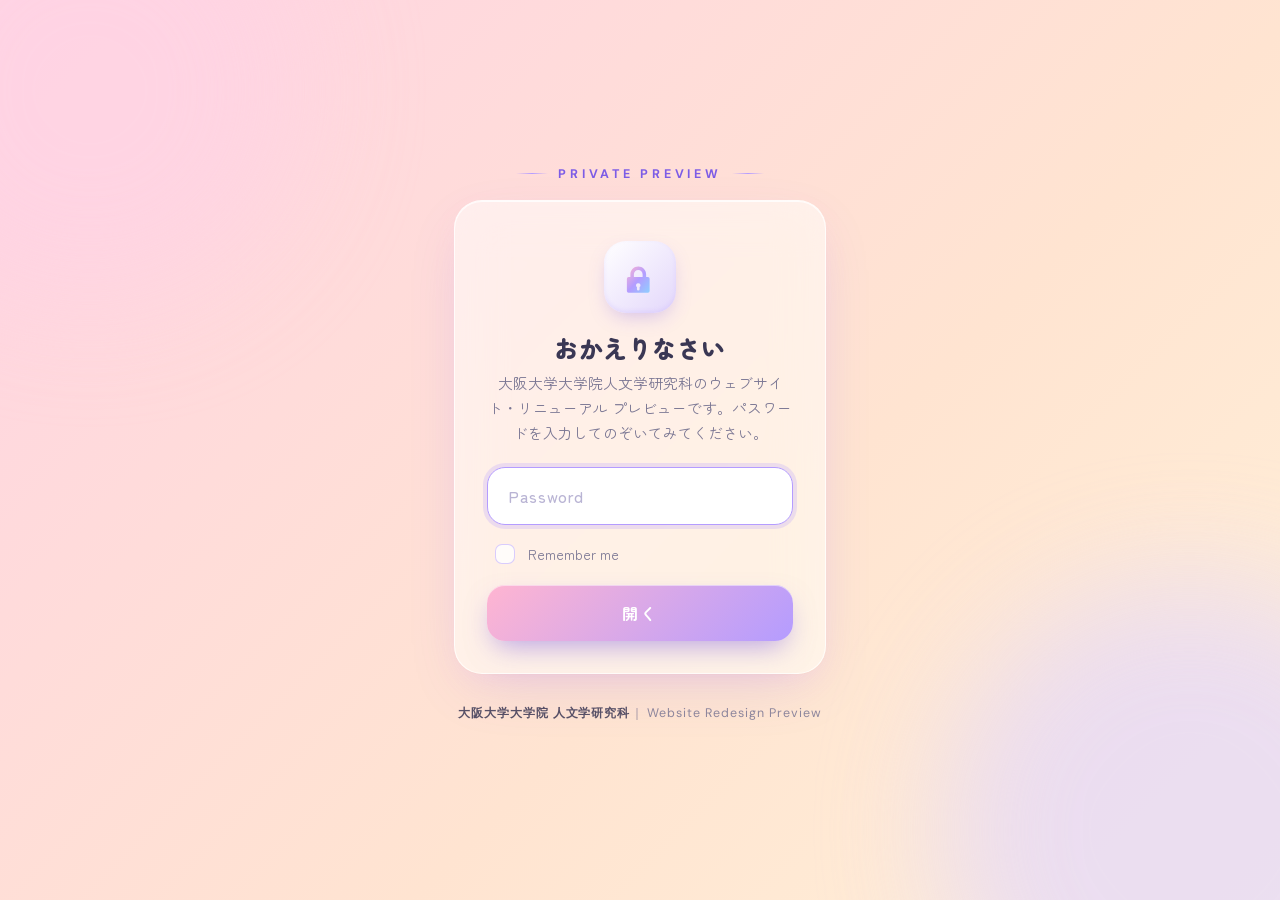
<file: docs/index.html>
<!DOCTYPE html>
<html class="staticrypt-html" lang="ja">
    <head>
        <meta charset="utf-8" />
        <title>おかえりなさい</title>
        <meta name="viewport" content="width=device-width, initial-scale=1" />

        <!-- do not cache this page -->
        <meta http-equiv="cache-control" content="max-age=0" />
        <meta http-equiv="cache-control" content="no-cache" />
        <meta http-equiv="expires" content="0" />
        <meta http-equiv="expires" content="Tue, 01 Jan 1980 1:00:00 GMT" />
        <meta http-equiv="pragma" content="no-cache" />

        <link rel="preconnect" href="https://fonts.googleapis.com" />
        <link rel="preconnect" href="https://fonts.gstatic.com" crossorigin />
        <link href="https://fonts.googleapis.com/css2?family=Zen+Maru+Gothic:wght@400;500;700;900&family=DM+Sans:wght@400;500;700&display=swap" rel="stylesheet" />

        <style>
            :root {
                --pastel-pink: #FFD3E4;
                --pastel-peach: #FFE4D1;
                --pastel-lavender: #E3D7FB;
                --pastel-mint: #CFF1E3;
                --pastel-sky: #D6EAFB;
                --pastel-cream: #FFF6DC;
                --ink: #3A3754;
                --ink-soft: #7A7693;
                --accent: #7C5CE6;
                --accent-soft: #B49CFF;
            }

            * { box-sizing: border-box; }

            .staticrypt-html { height: 100%; }

            .staticrypt-body {
                height: 100%;
                margin: 0;
                font-family: "Zen Maru Gothic", "Hiragino Maru Gothic ProN", "Hiragino Sans", system-ui, sans-serif;
                color: var(--ink);
                background: linear-gradient(135deg,
                    var(--pastel-pink) 0%,
                    var(--pastel-peach) 20%,
                    var(--pastel-cream) 40%,
                    var(--pastel-mint) 60%,
                    var(--pastel-sky) 80%,
                    var(--pastel-lavender) 100%);
                background-size: 300% 300%;
                animation: pastelShift 18s ease-in-out infinite;
                overflow: hidden;
                position: relative;
            }

            @keyframes pastelShift {
                0%, 100% { background-position: 0% 50%; }
                50% { background-position: 100% 50%; }
            }

            /* ふわっと浮かぶ装飾ブロブ */
            .staticrypt-body::before,
            .staticrypt-body::after {
                content: "";
                position: fixed;
                border-radius: 50%;
                filter: blur(60px);
                opacity: 0.7;
                pointer-events: none;
                z-index: 0;
            }
            .staticrypt-body::before {
                width: 420px; height: 420px;
                background: var(--pastel-pink);
                top: -120px; left: -120px;
                animation: floatA 14s ease-in-out infinite;
            }
            .staticrypt-body::after {
                width: 500px; height: 500px;
                background: var(--pastel-lavender);
                bottom: -180px; right: -160px;
                animation: floatB 18s ease-in-out infinite;
            }
            @keyframes floatA {
                0%, 100% { transform: translate(0, 0); }
                50% { transform: translate(40px, 60px); }
            }
            @keyframes floatB {
                0%, 100% { transform: translate(0, 0); }
                50% { transform: translate(-50px, -40px); }
            }

            .staticrypt-content {
                height: 100%;
                margin-bottom: 0;
                position: relative;
                z-index: 1;
            }

            .staticrypt-page {
                width: 100%;
                max-width: 420px;
                margin: 0 auto;
                padding: 24px;
                min-height: 100vh;
                display: flex;
                flex-direction: column;
                align-items: stretch;
                justify-content: center;
                gap: 18px;
                box-sizing: border-box;
            }

            /* スター的なキッカー */
            .staticrypt-kicker {
                display: flex;
                align-items: center;
                justify-content: center;
                gap: 10px;
                font-family: "DM Sans", sans-serif;
                font-size: 0.78rem;
                font-weight: 700;
                letter-spacing: 0.3em;
                text-transform: uppercase;
                color: var(--accent);
            }
            .staticrypt-kicker::before,
            .staticrypt-kicker::after {
                content: "";
                width: 32px; height: 1px;
                background: linear-gradient(90deg, transparent, var(--accent-soft), transparent);
            }

            .staticrypt-form {
                position: relative;
                background: rgba(255, 255, 255, 0.55);
                backdrop-filter: blur(24px) saturate(160%);
                -webkit-backdrop-filter: blur(24px) saturate(160%);
                border: 1.5px solid rgba(255, 255, 255, 0.75);
                border-radius: 28px;
                padding: 40px 32px 32px;
                text-align: center;
                box-shadow:
                    0 20px 60px -20px rgba(124, 92, 230, 0.25),
                    0 8px 24px -8px rgba(255, 211, 228, 0.6),
                    inset 0 1px 0 rgba(255, 255, 255, 0.8);
            }

            /* 丸いロゴ台座 */
            .staticrypt-logo {
                width: 72px; height: 72px;
                margin: 0 auto 18px;
                border-radius: 22px;
                background: linear-gradient(135deg, #fff 0%, var(--pastel-lavender) 100%);
                display: flex;
                align-items: center;
                justify-content: center;
                box-shadow:
                    0 8px 20px -6px rgba(124, 92, 230, 0.35),
                    inset 0 -2px 4px rgba(180, 156, 255, 0.2);
            }
            .staticrypt-logo svg {
                width: 42px; height: 42px;
            }

            .staticrypt-instructions { margin: 0 0 22px; }

            .staticrypt-title {
                margin: 0 0 6px;
                font-size: 1.5rem;
                font-weight: 900;
                letter-spacing: 0.02em;
                color: var(--ink);
                line-height: 1.4;
            }

            .staticrypt-instructions p:last-child {
                margin: 0;
                font-size: 0.92rem;
                color: var(--ink-soft);
                line-height: 1.7;
            }

            .staticrypt-hr { display: none; }

            .staticrypt-password-container {
                position: relative;
                margin: 0 0 16px;
                background: rgba(255, 255, 255, 0.8);
                border: 1.5px solid rgba(228, 212, 248, 0.8);
                border-radius: 18px;
                transition: border-color .2s ease, box-shadow .2s ease, background .2s ease;
            }
            .staticrypt-password-container:focus-within {
                border-color: var(--accent-soft);
                background: #fff;
                box-shadow: 0 0 0 4px rgba(180, 156, 255, 0.25);
            }

            .staticrypt-form input[type="password"],
            .staticrypt-form input[type="text"] {
                width: 100%;
                background: transparent;
                border: 0;
                outline: 0;
                padding: 16px 46px 16px 20px;
                font-size: 1rem;
                font-family: inherit;
                color: var(--ink);
                letter-spacing: 0.04em;
            }
            .staticrypt-form input::placeholder {
                color: #B9B4D4;
                font-weight: 500;
            }

            .staticrypt-toggle-password-visibility {
                cursor: pointer;
                width: 22px; height: 22px;
                padding: 12px;
                position: absolute;
                right: 4px;
                top: 50%;
                transform: translateY(-50%);
                opacity: 0.5;
                transition: opacity .2s ease;
            }
            .staticrypt-toggle-password-visibility:hover { opacity: 0.9; }

            label.staticrypt-remember {
                display: flex;
                align-items: center;
                gap: 10px;
                margin: 0 4px 18px;
                font-size: 0.88rem;
                color: var(--ink-soft);
                cursor: pointer;
            }
            .staticrypt-remember input[type="checkbox"] {
                appearance: none;
                -webkit-appearance: none;
                width: 20px; height: 20px;
                border-radius: 7px;
                border: 1.5px solid rgba(180, 156, 255, 0.5);
                background: rgba(255, 255, 255, 0.8);
                cursor: pointer;
                position: relative;
                transition: all .2s ease;
            }
            .staticrypt-remember input[type="checkbox"]:checked {
                background: linear-gradient(135deg, var(--accent-soft), var(--accent));
                border-color: var(--accent);
            }
            .staticrypt-remember input[type="checkbox"]:checked::after {
                content: "";
                position: absolute;
                top: 3px; left: 6px;
                width: 5px; height: 10px;
                border: solid #fff;
                border-width: 0 2.5px 2.5px 0;
                transform: rotate(45deg);
            }

            .staticrypt-form .staticrypt-decrypt-button {
                width: 100%;
                padding: 16px 18px;
                border: 0;
                border-radius: 18px;
                background: linear-gradient(135deg, #FFB5D1 0%, #B49CFF 50%, #8FCFFF 100%);
                background-size: 200% 200%;
                color: #fff;
                font-family: inherit;
                font-size: 1rem;
                font-weight: 700;
                letter-spacing: 0.12em;
                cursor: pointer;
                text-transform: none;
                transition: transform .15s ease, box-shadow .2s ease, background-position .4s ease;
                box-shadow:
                    0 12px 28px -8px rgba(124, 92, 230, 0.55),
                    inset 0 1px 0 rgba(255, 255, 255, 0.5);
            }
            .staticrypt-form .staticrypt-decrypt-button:hover,
            .staticrypt-form .staticrypt-decrypt-button:focus {
                background-position: 100% 100%;
                transform: translateY(-2px);
                box-shadow:
                    0 16px 34px -8px rgba(124, 92, 230, 0.6),
                    inset 0 1px 0 rgba(255, 255, 255, 0.6);
                filter: none;
                outline: 0;
            }
            .staticrypt-form .staticrypt-decrypt-button:active {
                transform: translateY(0);
            }

            .staticrypt-footnote {
                text-align: center;
                font-family: "DM Sans", sans-serif;
                font-size: 0.78rem;
                letter-spacing: 0.08em;
                color: var(--ink-soft);
                opacity: 0.85;
            }
            .staticrypt-footnote strong {
                color: var(--ink);
                font-weight: 700;
            }

            .hidden { display: none !important; }

            .staticrypt-spinner-container {
                height: 100%;
                display: flex;
                align-items: center;
                justify-content: center;
            }
            .staticrypt-spinner {
                display: inline-block;
                width: 2.2rem;
                height: 2.2rem;
                border: 0.22em solid rgba(124, 92, 230, 0.25);
                border-right-color: var(--accent);
                border-radius: 50%;
                animation: spinner-border 0.8s linear infinite;
            }
            @keyframes spinner-border {
                100% { transform: rotate(360deg); }
            }

            @media (max-width: 480px) {
                .staticrypt-page { padding: 20px 16px; }
                .staticrypt-form { padding: 32px 22px 26px; border-radius: 24px; }
                .staticrypt-title { font-size: 1.3rem; }
            }

            @media (prefers-reduced-motion: reduce) {
                .staticrypt-body,
                .staticrypt-body::before,
                .staticrypt-body::after { animation: none; }
            }
        </style>
    </head>

    <body class="staticrypt-body">
        <div id="staticrypt_loading" class="staticrypt-spinner-container">
            <div class="staticrypt-spinner"></div>
        </div>

        <div id="staticrypt_content" class="staticrypt-content hidden">
            <div class="staticrypt-page">
                <div class="staticrypt-kicker">Private Preview</div>

                <div class="staticrypt-form">
                    <div class="staticrypt-logo" aria-hidden="true">
                        <!-- やわらかい鍵アイコン -->
                        <svg viewBox="0 0 48 48" xmlns="http://www.w3.org/2000/svg">
                            <defs>
                                <linearGradient id="kg" x1="0" y1="0" x2="1" y2="1">
                                    <stop offset="0%" stop-color="#FFB5D1"/>
                                    <stop offset="50%" stop-color="#B49CFF"/>
                                    <stop offset="100%" stop-color="#8FCFFF"/>
                                </linearGradient>
                            </defs>
                            <path fill="url(#kg)" d="M31 21c0-5-4-9-9-9s-9 4-9 9v3h-2a2 2 0 0 0-2 2v14a2 2 0 0 0 2 2h22a2 2 0 0 0 2-2V26a2 2 0 0 0-2-2h-2v-3Zm-14 0a5 5 0 1 1 10 0v3H17v-3Zm5 10a2.5 2.5 0 0 1 1.5 4.5V38a1.5 1.5 0 0 1-3 0v-2.5A2.5 2.5 0 0 1 22 31Z"/>
                        </svg>
                    </div>

                    <div class="staticrypt-instructions">
                        <p class="staticrypt-title">おかえりなさい</p>
                        <p>大阪大学大学院人文学研究科のウェブサイト・リニューアル プレビューです。パスワードを入力してのぞいてみてください。</p>
                    </div>

                    <form id="staticrypt-form" action="#" method="post">
                        <div class="staticrypt-password-container">
                            <input
                                id="staticrypt-password"
                                type="password"
                                name="password"
                                placeholder="Password"
                                autofocus
                            />

                            <img
                                class="staticrypt-toggle-password-visibility"
                                alt="Show password"
                                title="Show password"
                                src="[data-uri]"
                            />
                        </div>

                        <label id="staticrypt-remember-label" class="staticrypt-remember hidden">
                            <input id="staticrypt-remember" type="checkbox" name="remember" />
                            Remember me
                        </label>

                        <input type="submit" class="staticrypt-decrypt-button" value="開く" />
                    </form>
                </div>

                <p class="staticrypt-footnote">
                    <strong>大阪大学大学院 人文学研究科</strong>｜ Website Redesign Preview
                </p>
            </div>
        </div>

        <script>
            // these variables will be filled when generating the file - the template format is 'variable_name'
            const staticryptInitiator = ((function(){
  const exports = {};
  const cryptoEngine = ((function(){
  const exports = {};
  const { subtle } = crypto;

const IV_BITS = 16 * 8;
const HEX_BITS = 4;
const ENCRYPTION_ALGO = "AES-CBC";

/**
 * Translates between utf8 encoded hexadecimal strings
 * and Uint8Array bytes.
 */
const HexEncoder = {
    /**
     * hex string -> bytes
     * @param {string} hexString
     * @returns {Uint8Array}
     */
    parse: function (hexString) {
        if (hexString.length % 2 !== 0) throw "Invalid hexString";
        const arrayBuffer = new Uint8Array(hexString.length / 2);

        for (let i = 0; i < hexString.length; i += 2) {
            const byteValue = parseInt(hexString.substring(i, i + 2), 16);
            if (isNaN(byteValue)) {
                throw "Invalid hexString";
            }
            arrayBuffer[i / 2] = byteValue;
        }
        return arrayBuffer;
    },

    /**
     * bytes -> hex string
     * @param {Uint8Array} bytes
     * @returns {string}
     */
    stringify: function (bytes) {
        const hexBytes = [];

        for (let i = 0; i < bytes.length; ++i) {
            let byteString = bytes[i].toString(16);
            if (byteString.length < 2) {
                byteString = "0" + byteString;
            }
            hexBytes.push(byteString);
        }
        return hexBytes.join("");
    },
};

/**
 * Translates between utf8 strings and Uint8Array bytes.
 */
const UTF8Encoder = {
    parse: function (str) {
        return new TextEncoder().encode(str);
    },

    stringify: function (bytes) {
        return new TextDecoder().decode(bytes);
    },
};

/**
 * Salt and encrypt a msg with a password.
 */
async function encrypt(msg, hashedPassword) {
    // Must be 16 bytes, unpredictable, and preferably cryptographically random. However, it need not be secret.
    // https://developer.mozilla.org/en-US/docs/Web/API/SubtleCrypto/encrypt#parameters
    const iv = crypto.getRandomValues(new Uint8Array(IV_BITS / 8));

    const key = await subtle.importKey("raw", HexEncoder.parse(hashedPassword), ENCRYPTION_ALGO, false, ["encrypt"]);

    const encrypted = await subtle.encrypt(
        {
            name: ENCRYPTION_ALGO,
            iv: iv,
        },
        key,
        UTF8Encoder.parse(msg)
    );

    // iv will be 32 hex characters, we prepend it to the ciphertext for use in decryption
    return HexEncoder.stringify(iv) + HexEncoder.stringify(new Uint8Array(encrypted));
}
exports.encrypt = encrypt;

/**
 * Decrypt a salted msg using a password.
 *
 * @param {string} encryptedMsg
 * @param {string} hashedPassword
 * @returns {Promise<string>}
 */
async function decrypt(encryptedMsg, hashedPassword) {
    const ivLength = IV_BITS / HEX_BITS;
    const iv = HexEncoder.parse(encryptedMsg.substring(0, ivLength));
    const encrypted = encryptedMsg.substring(ivLength);

    const key = await subtle.importKey("raw", HexEncoder.parse(hashedPassword), ENCRYPTION_ALGO, false, ["decrypt"]);

    const outBuffer = await subtle.decrypt(
        {
            name: ENCRYPTION_ALGO,
            iv: iv,
        },
        key,
        HexEncoder.parse(encrypted)
    );

    return UTF8Encoder.stringify(new Uint8Array(outBuffer));
}
exports.decrypt = decrypt;

/**
 * Salt and hash the password so it can be stored in localStorage without opening a password reuse vulnerability.
 *
 * @param {string} password
 * @param {string} salt
 * @returns {Promise<string>}
 */
async function hashPassword(password, salt) {
    // we hash the password in multiple steps, each adding more iterations. This is because we used to allow less
    // iterations, so for backward compatibility reasons, we need to support going from that to more iterations.
    let hashedPassword = await hashLegacyRound(password, salt);

    hashedPassword = await hashSecondRound(hashedPassword, salt);

    return hashThirdRound(hashedPassword, salt);
}
exports.hashPassword = hashPassword;

/**
 * This hashes the password with 1k iterations. This is a low number, we need this function to support backwards
 * compatibility.
 *
 * @param {string} password
 * @param {string} salt
 * @returns {Promise<string>}
 */
function hashLegacyRound(password, salt) {
    return pbkdf2(password, salt, 1000, "SHA-1");
}
exports.hashLegacyRound = hashLegacyRound;

/**
 * Add a second round of iterations. This is because we used to use 1k, so for backwards compatibility with
 * remember-me/autodecrypt links, we need to support going from that to more iterations.
 *
 * @param hashedPassword
 * @param salt
 * @returns {Promise<string>}
 */
function hashSecondRound(hashedPassword, salt) {
    return pbkdf2(hashedPassword, salt, 14000, "SHA-256");
}
exports.hashSecondRound = hashSecondRound;

/**
 * Add a third round of iterations to bring total number to 600k. This is because we used to use 1k, then 15k, so for
 * backwards compatibility with remember-me/autodecrypt links, we need to support going from that to more iterations.
 *
 * @param hashedPassword
 * @param salt
 * @returns {Promise<string>}
 */
function hashThirdRound(hashedPassword, salt) {
    return pbkdf2(hashedPassword, salt, 585000, "SHA-256");
}
exports.hashThirdRound = hashThirdRound;

/**
 * Salt and hash the password so it can be stored in localStorage without opening a password reuse vulnerability.
 *
 * @param {string} password
 * @param {string} salt
 * @param {int} iterations
 * @param {string} hashAlgorithm
 * @returns {Promise<string>}
 */
async function pbkdf2(password, salt, iterations, hashAlgorithm) {
    const key = await subtle.importKey("raw", UTF8Encoder.parse(password), "PBKDF2", false, ["deriveBits"]);

    const keyBytes = await subtle.deriveBits(
        {
            name: "PBKDF2",
            hash: hashAlgorithm,
            iterations,
            salt: UTF8Encoder.parse(salt),
        },
        key,
        256
    );

    return HexEncoder.stringify(new Uint8Array(keyBytes));
}

function generateRandomSalt() {
    const bytes = crypto.getRandomValues(new Uint8Array(128 / 8));

    return HexEncoder.stringify(new Uint8Array(bytes));
}
exports.generateRandomSalt = generateRandomSalt;

async function signMessage(hashedPassword, message) {
    const key = await subtle.importKey(
        "raw",
        HexEncoder.parse(hashedPassword),
        {
            name: "HMAC",
            hash: "SHA-256",
        },
        false,
        ["sign"]
    );
    const signature = await subtle.sign("HMAC", key, UTF8Encoder.parse(message));

    return HexEncoder.stringify(new Uint8Array(signature));
}
exports.signMessage = signMessage;

function getRandomAlphanum() {
    const possibleCharacters = "abcdefghijklmnopqrstuvwxyzABCDEFGHIJKLMNOPQRSTUVWXYZ0123456789";

    let byteArray;
    let parsedInt;

    // Keep generating new random bytes until we get a value that falls
    // within a range that can be evenly divided by possibleCharacters.length
    do {
        byteArray = crypto.getRandomValues(new Uint8Array(1));
        // extract the lowest byte to get an int from 0 to 255 (probably unnecessary, since we're only generating 1 byte)
        parsedInt = byteArray[0] & 0xff;
    } while (parsedInt >= 256 - (256 % possibleCharacters.length));

    // Take the modulo of the parsed integer to get a random number between 0 and totalLength - 1
    const randomIndex = parsedInt % possibleCharacters.length;

    return possibleCharacters[randomIndex];
}

/**
 * Generate a random string of a given length.
 *
 * @param {int} length
 * @returns {string}
 */
function generateRandomString(length) {
    let randomString = "";

    for (let i = 0; i < length; i++) {
        randomString += getRandomAlphanum();
    }

    return randomString;
}
exports.generateRandomString = generateRandomString;

  return exports;
})());
const codec = ((function(){
  const exports = {};
  /**
 * Initialize the codec with the provided cryptoEngine - this return functions to encode and decode messages.
 *
 * @param cryptoEngine - the engine to use for encryption / decryption
 */
function init(cryptoEngine) {
    const exports = {};

    /**
     * Top-level function for encoding a message.
     * Includes password hashing, encryption, and signing.
     *
     * @param {string} msg
     * @param {string} password
     * @param {string} salt
     *
     * @returns {string} The encoded text
     */
    async function encode(msg, password, salt) {
        const hashedPassword = await cryptoEngine.hashPassword(password, salt);

        const encrypted = await cryptoEngine.encrypt(msg, hashedPassword);

        // we use the hashed password in the HMAC because this is effectively what will be used a password (so we can store
        // it in localStorage safely, we don't use the clear text password)
        const hmac = await cryptoEngine.signMessage(hashedPassword, encrypted);

        return hmac + encrypted;
    }
    exports.encode = encode;

    /**
     * Encode using a password that has already been hashed. This is useful to encode multiple messages in a row, that way
     * we don't need to hash the password multiple times.
     *
     * @param {string} msg
     * @param {string} hashedPassword
     *
     * @returns {string} The encoded text
     */
    async function encodeWithHashedPassword(msg, hashedPassword) {
        const encrypted = await cryptoEngine.encrypt(msg, hashedPassword);

        // we use the hashed password in the HMAC because this is effectively what will be used a password (so we can store
        // it in localStorage safely, we don't use the clear text password)
        const hmac = await cryptoEngine.signMessage(hashedPassword, encrypted);

        return hmac + encrypted;
    }
    exports.encodeWithHashedPassword = encodeWithHashedPassword;

    /**
     * Top-level function for decoding a message.
     * Includes signature check and decryption.
     *
     * @param {string} signedMsg
     * @param {string} hashedPassword
     * @param {string} salt
     * @param {int} backwardCompatibleAttempt
     * @param {string} originalPassword
     *
     * @returns {Object} {success: true, decoded: string} | {success: false, message: string}
     */
    async function decode(signedMsg, hashedPassword, salt, backwardCompatibleAttempt = 0, originalPassword = "") {
        const encryptedHMAC = signedMsg.substring(0, 64);
        const encryptedMsg = signedMsg.substring(64);
        const decryptedHMAC = await cryptoEngine.signMessage(hashedPassword, encryptedMsg);

        if (decryptedHMAC !== encryptedHMAC) {
            // we have been raising the number of iterations in the hashing algorithm multiple times, so to support the old
            // remember-me/autodecrypt links we need to try bringing the old hashes up to speed.
            originalPassword = originalPassword || hashedPassword;
            if (backwardCompatibleAttempt === 0) {
                const updatedHashedPassword = await cryptoEngine.hashThirdRound(originalPassword, salt);

                return decode(signedMsg, updatedHashedPassword, salt, backwardCompatibleAttempt + 1, originalPassword);
            }
            if (backwardCompatibleAttempt === 1) {
                let updatedHashedPassword = await cryptoEngine.hashSecondRound(originalPassword, salt);
                updatedHashedPassword = await cryptoEngine.hashThirdRound(updatedHashedPassword, salt);

                return decode(signedMsg, updatedHashedPassword, salt, backwardCompatibleAttempt + 1, originalPassword);
            }

            return { success: false, message: "Signature mismatch" };
        }

        return {
            success: true,
            decoded: await cryptoEngine.decrypt(encryptedMsg, hashedPassword),
        };
    }
    exports.decode = decode;

    return exports;
}
exports.init = init;

  return exports;
})());
const decode = codec.init(cryptoEngine).decode;

/**
 * Initialize the staticrypt module, that exposes functions callbable by the password_template.
 *
 * @param {{
 *  staticryptEncryptedMsgUniqueVariableName: string,
 *  isRememberEnabled: boolean,
 *  rememberDurationInDays: number,
 *  staticryptSaltUniqueVariableName: string,
 * }} staticryptConfig - object of data that is stored on the password_template at encryption time.
 *
 * @param {{
 *  rememberExpirationKey: string,
 *  rememberPassphraseKey: string,
 *  replaceHtmlCallback: function,
 *  clearLocalStorageCallback: function,
 * }} templateConfig - object of data that can be configured by a custom password_template.
 */
function init(staticryptConfig, templateConfig) {
    const exports = {};

    /**
     * Decrypt our encrypted page, replace the whole HTML.
     *
     * @param {string} hashedPassword
     * @returns {Promise<boolean>}
     */
    async function decryptAndReplaceHtml(hashedPassword) {
        const { staticryptEncryptedMsgUniqueVariableName, staticryptSaltUniqueVariableName } = staticryptConfig;
        const { replaceHtmlCallback } = templateConfig;

        const result = await decode(
            staticryptEncryptedMsgUniqueVariableName,
            hashedPassword,
            staticryptSaltUniqueVariableName
        );
        if (!result.success) {
            return false;
        }
        const plainHTML = result.decoded;

        // if the user configured a callback call it, otherwise just replace the whole HTML
        if (typeof replaceHtmlCallback === "function") {
            replaceHtmlCallback(plainHTML);
        } else {
            document.write(plainHTML);
            document.close();
        }

        return true;
    }

    /**
     * Attempt to decrypt the page and replace the whole HTML.
     *
     * @param {string} password
     * @param {boolean} isRememberChecked
     *
     * @returns {Promise<{isSuccessful: boolean, hashedPassword?: string}>} - we return an object, so that if we want to
     *   expose more information in the future we can do it without breaking the password_template
     */
    async function handleDecryptionOfPage(password, isRememberChecked) {
        const { staticryptSaltUniqueVariableName } = staticryptConfig;

        // decrypt and replace the whole page
        const hashedPassword = await cryptoEngine.hashPassword(password, staticryptSaltUniqueVariableName);
        return handleDecryptionOfPageFromHash(hashedPassword, isRememberChecked);
    }
    exports.handleDecryptionOfPage = handleDecryptionOfPage;

    async function handleDecryptionOfPageFromHash(hashedPassword, isRememberChecked) {
        const { isRememberEnabled, rememberDurationInDays } = staticryptConfig;
        const { rememberExpirationKey, rememberPassphraseKey } = templateConfig;

        const isDecryptionSuccessful = await decryptAndReplaceHtml(hashedPassword);

        if (!isDecryptionSuccessful) {
            return {
                isSuccessful: false,
                hashedPassword,
            };
        }

        // remember the hashedPassword and set its expiration if necessary
        if (isRememberEnabled && isRememberChecked) {
            window.localStorage.setItem(rememberPassphraseKey, hashedPassword);

            // set the expiration if the duration isn't 0 (meaning no expiration)
            if (rememberDurationInDays > 0) {
                window.localStorage.setItem(
                    rememberExpirationKey,
                    (new Date().getTime() + rememberDurationInDays * 24 * 60 * 60 * 1000).toString()
                );
            }
        }

        return {
            isSuccessful: true,
            hashedPassword,
        };
    }
    exports.handleDecryptionOfPageFromHash = handleDecryptionOfPageFromHash;

    /**
     * Clear localstorage from staticrypt related values
     */
    function clearLocalStorage() {
        const { clearLocalStorageCallback, rememberExpirationKey, rememberPassphraseKey } = templateConfig;

        if (typeof clearLocalStorageCallback === "function") {
            clearLocalStorageCallback();
        } else {
            localStorage.removeItem(rememberPassphraseKey);
            localStorage.removeItem(rememberExpirationKey);
        }
    }

    async function handleDecryptOnLoad() {
        let isSuccessful = await decryptOnLoadFromUrl();

        if (!isSuccessful) {
            isSuccessful = await decryptOnLoadFromRememberMe();
        }

        return { isSuccessful };
    }
    exports.handleDecryptOnLoad = handleDecryptOnLoad;

    /**
     * Clear storage if we are logging out
     *
     * @returns {boolean} - whether we logged out
     */
    function logoutIfNeeded() {
        const logoutKey = "staticrypt_logout";

        // handle logout through query param
        const queryParams = new URLSearchParams(window.location.search);
        if (queryParams.has(logoutKey)) {
            clearLocalStorage();
            return true;
        }

        // handle logout through URL fragment
        const hash = window.location.hash.substring(1);
        if (hash.includes(logoutKey)) {
            clearLocalStorage();
            return true;
        }

        return false;
    }

    /**
     * To be called on load: check if we want to try to decrypt and replace the HTML with the decrypted content, and
     * try to do it if needed.
     *
     * @returns {Promise<boolean>} true if we derypted and replaced the whole page, false otherwise
     */
    async function decryptOnLoadFromRememberMe() {
        const { rememberDurationInDays } = staticryptConfig;
        const { rememberExpirationKey, rememberPassphraseKey } = templateConfig;

        // if we are login out, terminate
        if (logoutIfNeeded()) {
            return false;
        }

        // if there is expiration configured, check if we're not beyond the expiration
        if (rememberDurationInDays && rememberDurationInDays > 0) {
            const expiration = localStorage.getItem(rememberExpirationKey),
                isExpired = expiration && new Date().getTime() > parseInt(expiration);

            if (isExpired) {
                clearLocalStorage();
                return false;
            }
        }

        const hashedPassword = localStorage.getItem(rememberPassphraseKey);

        if (hashedPassword) {
            // try to decrypt
            const isDecryptionSuccessful = await decryptAndReplaceHtml(hashedPassword);

            // if the decryption is unsuccessful the password might be wrong - silently clear the saved data and let
            // the user fill the password form again
            if (!isDecryptionSuccessful) {
                clearLocalStorage();
                return false;
            }

            return true;
        }

        return false;
    }

    async function decryptOnLoadFromUrl() {
        const passwordKey = "staticrypt_pwd";
        const rememberMeKey = "remember_me";

        // try to get the password from the query param (for backward compatibility - we now want to avoid this method,
        // since it sends the hashed password to the server which isn't needed)
        const queryParams = new URLSearchParams(window.location.search);
        const hashedPasswordQuery = queryParams.get(passwordKey);
        const rememberMeQuery = queryParams.get(rememberMeKey);

        const urlFragment = window.location.hash.substring(1);
        // get the password from the url fragment
        const hashedPasswordRegexMatch = urlFragment.match(new RegExp(passwordKey + "=([^&]*)"));
        const hashedPasswordFragment = hashedPasswordRegexMatch ? hashedPasswordRegexMatch[1] : null;
        const rememberMeFragment = urlFragment.includes(rememberMeKey);

        const hashedPassword = hashedPasswordFragment || hashedPasswordQuery;
        const rememberMe = rememberMeFragment || rememberMeQuery;

        if (hashedPassword) {
            return handleDecryptionOfPageFromHash(hashedPassword, rememberMe);
        }

        return false;
    }

    return exports;
}
exports.init = init;

  return exports;
})());
            const templateError = "パスワードが違うみたい。もう一度試してみてください。",
                templateToggleAltShow = "Show password",
                templateToggleAltHide = "Hide password",
                isRememberEnabled = true,
                staticryptConfig = {"staticryptEncryptedMsgUniqueVariableName":"[base64]","isRememberEnabled":true,"rememberDurationInDays":0,"staticryptSaltUniqueVariableName":"a2d259586b117edaa8616ee82263612a"};

            const templateConfig = {
                rememberExpirationKey: "staticrypt_expiration",
                rememberPassphraseKey: "staticrypt_passphrase",
                replaceHtmlCallback: null,
                clearLocalStorageCallback: null,
            };

            const staticrypt = staticryptInitiator.init(staticryptConfig, templateConfig);

            window.onload = async function () {
                const { isSuccessful } = await staticrypt.handleDecryptOnLoad();
                if (!isSuccessful) {
                    document.getElementById("staticrypt_loading").classList.add("hidden");
                    document.getElementById("staticrypt_content").classList.remove("hidden");
                    document.getElementById("staticrypt-password").focus();
                    if (isRememberEnabled) {
                        document.getElementById("staticrypt-remember-label").classList.remove("hidden");
                    }
                }
            };

            const toggleIcon = document.querySelector(".staticrypt-toggle-password-visibility");
            const imgSrcEyeClosed =
                "[data-uri]";
            const imgSrcEyeOpened =
                "[data-uri]";
            toggleIcon.addEventListener("click", function () {
                const passwordInput = document.getElementById("staticrypt-password");
                if (passwordInput.type === "password") {
                    passwordInput.type = "text";
                    toggleIcon.src = imgSrcEyeOpened;
                    toggleIcon.alt = templateToggleAltHide;
                    toggleIcon.title = templateToggleAltHide;
                } else {
                    passwordInput.type = "password";
                    toggleIcon.src = imgSrcEyeClosed;
                    toggleIcon.alt = templateToggleAltShow;
                    toggleIcon.title = templateToggleAltShow;
                }
            });

            document.getElementById("staticrypt-form").addEventListener("submit", async function (e) {
                e.preventDefault();
                const password = document.getElementById("staticrypt-password").value,
                    isRememberChecked = document.getElementById("staticrypt-remember").checked;
                const { isSuccessful } = await staticrypt.handleDecryptionOfPage(password, isRememberChecked);
                if (!isSuccessful) {
                    alert(templateError);
                }
            });
        </script>
    </body>
</html>
</file>
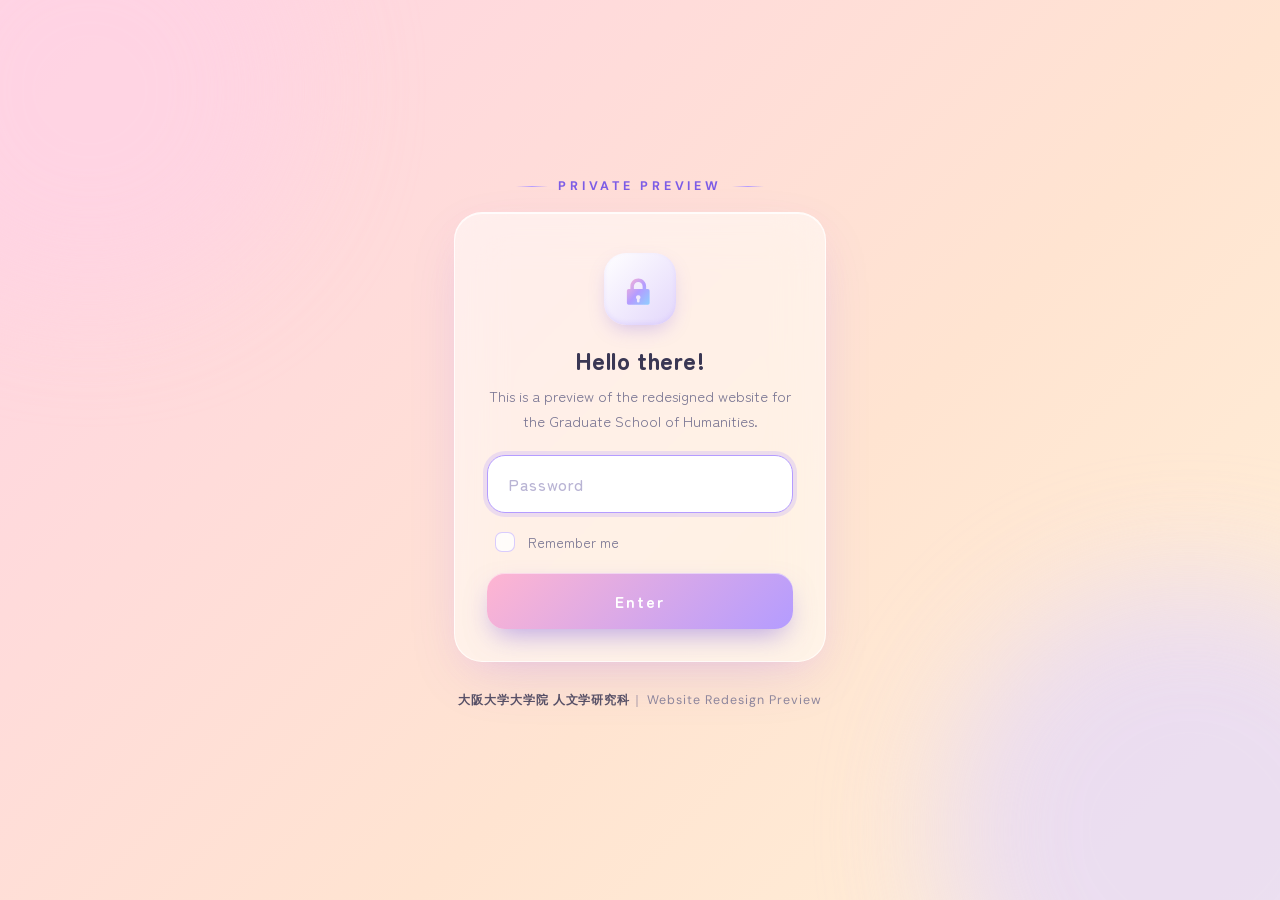
<file: docs/en/index.html>
<!DOCTYPE html>
<html class="staticrypt-html" lang="ja">
    <head>
        <meta charset="utf-8" />
        <title>Hello there!</title>
        <meta name="viewport" content="width=device-width, initial-scale=1" />

        <!-- do not cache this page -->
        <meta http-equiv="cache-control" content="max-age=0" />
        <meta http-equiv="cache-control" content="no-cache" />
        <meta http-equiv="expires" content="0" />
        <meta http-equiv="expires" content="Tue, 01 Jan 1980 1:00:00 GMT" />
        <meta http-equiv="pragma" content="no-cache" />

        <link rel="preconnect" href="https://fonts.googleapis.com" />
        <link rel="preconnect" href="https://fonts.gstatic.com" crossorigin />
        <link href="https://fonts.googleapis.com/css2?family=Zen+Maru+Gothic:wght@400;500;700;900&family=DM+Sans:wght@400;500;700&display=swap" rel="stylesheet" />

        <style>
            :root {
                --pastel-pink: #FFD3E4;
                --pastel-peach: #FFE4D1;
                --pastel-lavender: #E3D7FB;
                --pastel-mint: #CFF1E3;
                --pastel-sky: #D6EAFB;
                --pastel-cream: #FFF6DC;
                --ink: #3A3754;
                --ink-soft: #7A7693;
                --accent: #7C5CE6;
                --accent-soft: #B49CFF;
            }

            * { box-sizing: border-box; }

            .staticrypt-html { height: 100%; }

            .staticrypt-body {
                height: 100%;
                margin: 0;
                font-family: "Zen Maru Gothic", "Hiragino Maru Gothic ProN", "Hiragino Sans", system-ui, sans-serif;
                color: var(--ink);
                background: linear-gradient(135deg,
                    var(--pastel-pink) 0%,
                    var(--pastel-peach) 20%,
                    var(--pastel-cream) 40%,
                    var(--pastel-mint) 60%,
                    var(--pastel-sky) 80%,
                    var(--pastel-lavender) 100%);
                background-size: 300% 300%;
                animation: pastelShift 18s ease-in-out infinite;
                overflow: hidden;
                position: relative;
            }

            @keyframes pastelShift {
                0%, 100% { background-position: 0% 50%; }
                50% { background-position: 100% 50%; }
            }

            /* ふわっと浮かぶ装飾ブロブ */
            .staticrypt-body::before,
            .staticrypt-body::after {
                content: "";
                position: fixed;
                border-radius: 50%;
                filter: blur(60px);
                opacity: 0.7;
                pointer-events: none;
                z-index: 0;
            }
            .staticrypt-body::before {
                width: 420px; height: 420px;
                background: var(--pastel-pink);
                top: -120px; left: -120px;
                animation: floatA 14s ease-in-out infinite;
            }
            .staticrypt-body::after {
                width: 500px; height: 500px;
                background: var(--pastel-lavender);
                bottom: -180px; right: -160px;
                animation: floatB 18s ease-in-out infinite;
            }
            @keyframes floatA {
                0%, 100% { transform: translate(0, 0); }
                50% { transform: translate(40px, 60px); }
            }
            @keyframes floatB {
                0%, 100% { transform: translate(0, 0); }
                50% { transform: translate(-50px, -40px); }
            }

            .staticrypt-content {
                height: 100%;
                margin-bottom: 0;
                position: relative;
                z-index: 1;
            }

            .staticrypt-page {
                width: 100%;
                max-width: 420px;
                margin: 0 auto;
                padding: 24px;
                min-height: 100vh;
                display: flex;
                flex-direction: column;
                align-items: stretch;
                justify-content: center;
                gap: 18px;
                box-sizing: border-box;
            }

            /* スター的なキッカー */
            .staticrypt-kicker {
                display: flex;
                align-items: center;
                justify-content: center;
                gap: 10px;
                font-family: "DM Sans", sans-serif;
                font-size: 0.78rem;
                font-weight: 700;
                letter-spacing: 0.3em;
                text-transform: uppercase;
                color: var(--accent);
            }
            .staticrypt-kicker::before,
            .staticrypt-kicker::after {
                content: "";
                width: 32px; height: 1px;
                background: linear-gradient(90deg, transparent, var(--accent-soft), transparent);
            }

            .staticrypt-form {
                position: relative;
                background: rgba(255, 255, 255, 0.55);
                backdrop-filter: blur(24px) saturate(160%);
                -webkit-backdrop-filter: blur(24px) saturate(160%);
                border: 1.5px solid rgba(255, 255, 255, 0.75);
                border-radius: 28px;
                padding: 40px 32px 32px;
                text-align: center;
                box-shadow:
                    0 20px 60px -20px rgba(124, 92, 230, 0.25),
                    0 8px 24px -8px rgba(255, 211, 228, 0.6),
                    inset 0 1px 0 rgba(255, 255, 255, 0.8);
            }

            /* 丸いロゴ台座 */
            .staticrypt-logo {
                width: 72px; height: 72px;
                margin: 0 auto 18px;
                border-radius: 22px;
                background: linear-gradient(135deg, #fff 0%, var(--pastel-lavender) 100%);
                display: flex;
                align-items: center;
                justify-content: center;
                box-shadow:
                    0 8px 20px -6px rgba(124, 92, 230, 0.35),
                    inset 0 -2px 4px rgba(180, 156, 255, 0.2);
            }
            .staticrypt-logo svg {
                width: 42px; height: 42px;
            }

            .staticrypt-instructions { margin: 0 0 22px; }

            .staticrypt-title {
                margin: 0 0 6px;
                font-size: 1.5rem;
                font-weight: 900;
                letter-spacing: 0.02em;
                color: var(--ink);
                line-height: 1.4;
            }

            .staticrypt-instructions p:last-child {
                margin: 0;
                font-size: 0.92rem;
                color: var(--ink-soft);
                line-height: 1.7;
            }

            .staticrypt-hr { display: none; }

            .staticrypt-password-container {
                position: relative;
                margin: 0 0 16px;
                background: rgba(255, 255, 255, 0.8);
                border: 1.5px solid rgba(228, 212, 248, 0.8);
                border-radius: 18px;
                transition: border-color .2s ease, box-shadow .2s ease, background .2s ease;
            }
            .staticrypt-password-container:focus-within {
                border-color: var(--accent-soft);
                background: #fff;
                box-shadow: 0 0 0 4px rgba(180, 156, 255, 0.25);
            }

            .staticrypt-form input[type="password"],
            .staticrypt-form input[type="text"] {
                width: 100%;
                background: transparent;
                border: 0;
                outline: 0;
                padding: 16px 46px 16px 20px;
                font-size: 1rem;
                font-family: inherit;
                color: var(--ink);
                letter-spacing: 0.04em;
            }
            .staticrypt-form input::placeholder {
                color: #B9B4D4;
                font-weight: 500;
            }

            .staticrypt-toggle-password-visibility {
                cursor: pointer;
                width: 22px; height: 22px;
                padding: 12px;
                position: absolute;
                right: 4px;
                top: 50%;
                transform: translateY(-50%);
                opacity: 0.5;
                transition: opacity .2s ease;
            }
            .staticrypt-toggle-password-visibility:hover { opacity: 0.9; }

            label.staticrypt-remember {
                display: flex;
                align-items: center;
                gap: 10px;
                margin: 0 4px 18px;
                font-size: 0.88rem;
                color: var(--ink-soft);
                cursor: pointer;
            }
            .staticrypt-remember input[type="checkbox"] {
                appearance: none;
                -webkit-appearance: none;
                width: 20px; height: 20px;
                border-radius: 7px;
                border: 1.5px solid rgba(180, 156, 255, 0.5);
                background: rgba(255, 255, 255, 0.8);
                cursor: pointer;
                position: relative;
                transition: all .2s ease;
            }
            .staticrypt-remember input[type="checkbox"]:checked {
                background: linear-gradient(135deg, var(--accent-soft), var(--accent));
                border-color: var(--accent);
            }
            .staticrypt-remember input[type="checkbox"]:checked::after {
                content: "";
                position: absolute;
                top: 3px; left: 6px;
                width: 5px; height: 10px;
                border: solid #fff;
                border-width: 0 2.5px 2.5px 0;
                transform: rotate(45deg);
            }

            .staticrypt-form .staticrypt-decrypt-button {
                width: 100%;
                padding: 16px 18px;
                border: 0;
                border-radius: 18px;
                background: linear-gradient(135deg, #FFB5D1 0%, #B49CFF 50%, #8FCFFF 100%);
                background-size: 200% 200%;
                color: #fff;
                font-family: inherit;
                font-size: 1rem;
                font-weight: 700;
                letter-spacing: 0.12em;
                cursor: pointer;
                text-transform: none;
                transition: transform .15s ease, box-shadow .2s ease, background-position .4s ease;
                box-shadow:
                    0 12px 28px -8px rgba(124, 92, 230, 0.55),
                    inset 0 1px 0 rgba(255, 255, 255, 0.5);
            }
            .staticrypt-form .staticrypt-decrypt-button:hover,
            .staticrypt-form .staticrypt-decrypt-button:focus {
                background-position: 100% 100%;
                transform: translateY(-2px);
                box-shadow:
                    0 16px 34px -8px rgba(124, 92, 230, 0.6),
                    inset 0 1px 0 rgba(255, 255, 255, 0.6);
                filter: none;
                outline: 0;
            }
            .staticrypt-form .staticrypt-decrypt-button:active {
                transform: translateY(0);
            }

            .staticrypt-footnote {
                text-align: center;
                font-family: "DM Sans", sans-serif;
                font-size: 0.78rem;
                letter-spacing: 0.08em;
                color: var(--ink-soft);
                opacity: 0.85;
            }
            .staticrypt-footnote strong {
                color: var(--ink);
                font-weight: 700;
            }

            .hidden { display: none !important; }

            .staticrypt-spinner-container {
                height: 100%;
                display: flex;
                align-items: center;
                justify-content: center;
            }
            .staticrypt-spinner {
                display: inline-block;
                width: 2.2rem;
                height: 2.2rem;
                border: 0.22em solid rgba(124, 92, 230, 0.25);
                border-right-color: var(--accent);
                border-radius: 50%;
                animation: spinner-border 0.8s linear infinite;
            }
            @keyframes spinner-border {
                100% { transform: rotate(360deg); }
            }

            @media (max-width: 480px) {
                .staticrypt-page { padding: 20px 16px; }
                .staticrypt-form { padding: 32px 22px 26px; border-radius: 24px; }
                .staticrypt-title { font-size: 1.3rem; }
            }

            @media (prefers-reduced-motion: reduce) {
                .staticrypt-body,
                .staticrypt-body::before,
                .staticrypt-body::after { animation: none; }
            }
        </style>
    </head>

    <body class="staticrypt-body">
        <div id="staticrypt_loading" class="staticrypt-spinner-container">
            <div class="staticrypt-spinner"></div>
        </div>

        <div id="staticrypt_content" class="staticrypt-content hidden">
            <div class="staticrypt-page">
                <div class="staticrypt-kicker">Private Preview</div>

                <div class="staticrypt-form">
                    <div class="staticrypt-logo" aria-hidden="true">
                        <!-- やわらかい鍵アイコン -->
                        <svg viewBox="0 0 48 48" xmlns="http://www.w3.org/2000/svg">
                            <defs>
                                <linearGradient id="kg" x1="0" y1="0" x2="1" y2="1">
                                    <stop offset="0%" stop-color="#FFB5D1"/>
                                    <stop offset="50%" stop-color="#B49CFF"/>
                                    <stop offset="100%" stop-color="#8FCFFF"/>
                                </linearGradient>
                            </defs>
                            <path fill="url(#kg)" d="M31 21c0-5-4-9-9-9s-9 4-9 9v3h-2a2 2 0 0 0-2 2v14a2 2 0 0 0 2 2h22a2 2 0 0 0 2-2V26a2 2 0 0 0-2-2h-2v-3Zm-14 0a5 5 0 1 1 10 0v3H17v-3Zm5 10a2.5 2.5 0 0 1 1.5 4.5V38a1.5 1.5 0 0 1-3 0v-2.5A2.5 2.5 0 0 1 22 31Z"/>
                        </svg>
                    </div>

                    <div class="staticrypt-instructions">
                        <p class="staticrypt-title">Hello there!</p>
                        <p>This is a preview of the redesigned website for the Graduate School of Humanities.</p>
                    </div>

                    <form id="staticrypt-form" action="#" method="post">
                        <div class="staticrypt-password-container">
                            <input
                                id="staticrypt-password"
                                type="password"
                                name="password"
                                placeholder="Password"
                                autofocus
                            />

                            <img
                                class="staticrypt-toggle-password-visibility"
                                alt="Show password"
                                title="Show password"
                                src="[data-uri]"
                            />
                        </div>

                        <label id="staticrypt-remember-label" class="staticrypt-remember hidden">
                            <input id="staticrypt-remember" type="checkbox" name="remember" />
                            Remember me
                        </label>

                        <input type="submit" class="staticrypt-decrypt-button" value="Enter" />
                    </form>
                </div>

                <p class="staticrypt-footnote">
                    <strong>大阪大学大学院 人文学研究科</strong>｜ Website Redesign Preview
                </p>
            </div>
        </div>

        <script>
            // these variables will be filled when generating the file - the template format is 'variable_name'
            const staticryptInitiator = ((function(){
  const exports = {};
  const cryptoEngine = ((function(){
  const exports = {};
  const { subtle } = crypto;

const IV_BITS = 16 * 8;
const HEX_BITS = 4;
const ENCRYPTION_ALGO = "AES-CBC";

/**
 * Translates between utf8 encoded hexadecimal strings
 * and Uint8Array bytes.
 */
const HexEncoder = {
    /**
     * hex string -> bytes
     * @param {string} hexString
     * @returns {Uint8Array}
     */
    parse: function (hexString) {
        if (hexString.length % 2 !== 0) throw "Invalid hexString";
        const arrayBuffer = new Uint8Array(hexString.length / 2);

        for (let i = 0; i < hexString.length; i += 2) {
            const byteValue = parseInt(hexString.substring(i, i + 2), 16);
            if (isNaN(byteValue)) {
                throw "Invalid hexString";
            }
            arrayBuffer[i / 2] = byteValue;
        }
        return arrayBuffer;
    },

    /**
     * bytes -> hex string
     * @param {Uint8Array} bytes
     * @returns {string}
     */
    stringify: function (bytes) {
        const hexBytes = [];

        for (let i = 0; i < bytes.length; ++i) {
            let byteString = bytes[i].toString(16);
            if (byteString.length < 2) {
                byteString = "0" + byteString;
            }
            hexBytes.push(byteString);
        }
        return hexBytes.join("");
    },
};

/**
 * Translates between utf8 strings and Uint8Array bytes.
 */
const UTF8Encoder = {
    parse: function (str) {
        return new TextEncoder().encode(str);
    },

    stringify: function (bytes) {
        return new TextDecoder().decode(bytes);
    },
};

/**
 * Salt and encrypt a msg with a password.
 */
async function encrypt(msg, hashedPassword) {
    // Must be 16 bytes, unpredictable, and preferably cryptographically random. However, it need not be secret.
    // https://developer.mozilla.org/en-US/docs/Web/API/SubtleCrypto/encrypt#parameters
    const iv = crypto.getRandomValues(new Uint8Array(IV_BITS / 8));

    const key = await subtle.importKey("raw", HexEncoder.parse(hashedPassword), ENCRYPTION_ALGO, false, ["encrypt"]);

    const encrypted = await subtle.encrypt(
        {
            name: ENCRYPTION_ALGO,
            iv: iv,
        },
        key,
        UTF8Encoder.parse(msg)
    );

    // iv will be 32 hex characters, we prepend it to the ciphertext for use in decryption
    return HexEncoder.stringify(iv) + HexEncoder.stringify(new Uint8Array(encrypted));
}
exports.encrypt = encrypt;

/**
 * Decrypt a salted msg using a password.
 *
 * @param {string} encryptedMsg
 * @param {string} hashedPassword
 * @returns {Promise<string>}
 */
async function decrypt(encryptedMsg, hashedPassword) {
    const ivLength = IV_BITS / HEX_BITS;
    const iv = HexEncoder.parse(encryptedMsg.substring(0, ivLength));
    const encrypted = encryptedMsg.substring(ivLength);

    const key = await subtle.importKey("raw", HexEncoder.parse(hashedPassword), ENCRYPTION_ALGO, false, ["decrypt"]);

    const outBuffer = await subtle.decrypt(
        {
            name: ENCRYPTION_ALGO,
            iv: iv,
        },
        key,
        HexEncoder.parse(encrypted)
    );

    return UTF8Encoder.stringify(new Uint8Array(outBuffer));
}
exports.decrypt = decrypt;

/**
 * Salt and hash the password so it can be stored in localStorage without opening a password reuse vulnerability.
 *
 * @param {string} password
 * @param {string} salt
 * @returns {Promise<string>}
 */
async function hashPassword(password, salt) {
    // we hash the password in multiple steps, each adding more iterations. This is because we used to allow less
    // iterations, so for backward compatibility reasons, we need to support going from that to more iterations.
    let hashedPassword = await hashLegacyRound(password, salt);

    hashedPassword = await hashSecondRound(hashedPassword, salt);

    return hashThirdRound(hashedPassword, salt);
}
exports.hashPassword = hashPassword;

/**
 * This hashes the password with 1k iterations. This is a low number, we need this function to support backwards
 * compatibility.
 *
 * @param {string} password
 * @param {string} salt
 * @returns {Promise<string>}
 */
function hashLegacyRound(password, salt) {
    return pbkdf2(password, salt, 1000, "SHA-1");
}
exports.hashLegacyRound = hashLegacyRound;

/**
 * Add a second round of iterations. This is because we used to use 1k, so for backwards compatibility with
 * remember-me/autodecrypt links, we need to support going from that to more iterations.
 *
 * @param hashedPassword
 * @param salt
 * @returns {Promise<string>}
 */
function hashSecondRound(hashedPassword, salt) {
    return pbkdf2(hashedPassword, salt, 14000, "SHA-256");
}
exports.hashSecondRound = hashSecondRound;

/**
 * Add a third round of iterations to bring total number to 600k. This is because we used to use 1k, then 15k, so for
 * backwards compatibility with remember-me/autodecrypt links, we need to support going from that to more iterations.
 *
 * @param hashedPassword
 * @param salt
 * @returns {Promise<string>}
 */
function hashThirdRound(hashedPassword, salt) {
    return pbkdf2(hashedPassword, salt, 585000, "SHA-256");
}
exports.hashThirdRound = hashThirdRound;

/**
 * Salt and hash the password so it can be stored in localStorage without opening a password reuse vulnerability.
 *
 * @param {string} password
 * @param {string} salt
 * @param {int} iterations
 * @param {string} hashAlgorithm
 * @returns {Promise<string>}
 */
async function pbkdf2(password, salt, iterations, hashAlgorithm) {
    const key = await subtle.importKey("raw", UTF8Encoder.parse(password), "PBKDF2", false, ["deriveBits"]);

    const keyBytes = await subtle.deriveBits(
        {
            name: "PBKDF2",
            hash: hashAlgorithm,
            iterations,
            salt: UTF8Encoder.parse(salt),
        },
        key,
        256
    );

    return HexEncoder.stringify(new Uint8Array(keyBytes));
}

function generateRandomSalt() {
    const bytes = crypto.getRandomValues(new Uint8Array(128 / 8));

    return HexEncoder.stringify(new Uint8Array(bytes));
}
exports.generateRandomSalt = generateRandomSalt;

async function signMessage(hashedPassword, message) {
    const key = await subtle.importKey(
        "raw",
        HexEncoder.parse(hashedPassword),
        {
            name: "HMAC",
            hash: "SHA-256",
        },
        false,
        ["sign"]
    );
    const signature = await subtle.sign("HMAC", key, UTF8Encoder.parse(message));

    return HexEncoder.stringify(new Uint8Array(signature));
}
exports.signMessage = signMessage;

function getRandomAlphanum() {
    const possibleCharacters = "abcdefghijklmnopqrstuvwxyzABCDEFGHIJKLMNOPQRSTUVWXYZ0123456789";

    let byteArray;
    let parsedInt;

    // Keep generating new random bytes until we get a value that falls
    // within a range that can be evenly divided by possibleCharacters.length
    do {
        byteArray = crypto.getRandomValues(new Uint8Array(1));
        // extract the lowest byte to get an int from 0 to 255 (probably unnecessary, since we're only generating 1 byte)
        parsedInt = byteArray[0] & 0xff;
    } while (parsedInt >= 256 - (256 % possibleCharacters.length));

    // Take the modulo of the parsed integer to get a random number between 0 and totalLength - 1
    const randomIndex = parsedInt % possibleCharacters.length;

    return possibleCharacters[randomIndex];
}

/**
 * Generate a random string of a given length.
 *
 * @param {int} length
 * @returns {string}
 */
function generateRandomString(length) {
    let randomString = "";

    for (let i = 0; i < length; i++) {
        randomString += getRandomAlphanum();
    }

    return randomString;
}
exports.generateRandomString = generateRandomString;

  return exports;
})());
const codec = ((function(){
  const exports = {};
  /**
 * Initialize the codec with the provided cryptoEngine - this return functions to encode and decode messages.
 *
 * @param cryptoEngine - the engine to use for encryption / decryption
 */
function init(cryptoEngine) {
    const exports = {};

    /**
     * Top-level function for encoding a message.
     * Includes password hashing, encryption, and signing.
     *
     * @param {string} msg
     * @param {string} password
     * @param {string} salt
     *
     * @returns {string} The encoded text
     */
    async function encode(msg, password, salt) {
        const hashedPassword = await cryptoEngine.hashPassword(password, salt);

        const encrypted = await cryptoEngine.encrypt(msg, hashedPassword);

        // we use the hashed password in the HMAC because this is effectively what will be used a password (so we can store
        // it in localStorage safely, we don't use the clear text password)
        const hmac = await cryptoEngine.signMessage(hashedPassword, encrypted);

        return hmac + encrypted;
    }
    exports.encode = encode;

    /**
     * Encode using a password that has already been hashed. This is useful to encode multiple messages in a row, that way
     * we don't need to hash the password multiple times.
     *
     * @param {string} msg
     * @param {string} hashedPassword
     *
     * @returns {string} The encoded text
     */
    async function encodeWithHashedPassword(msg, hashedPassword) {
        const encrypted = await cryptoEngine.encrypt(msg, hashedPassword);

        // we use the hashed password in the HMAC because this is effectively what will be used a password (so we can store
        // it in localStorage safely, we don't use the clear text password)
        const hmac = await cryptoEngine.signMessage(hashedPassword, encrypted);

        return hmac + encrypted;
    }
    exports.encodeWithHashedPassword = encodeWithHashedPassword;

    /**
     * Top-level function for decoding a message.
     * Includes signature check and decryption.
     *
     * @param {string} signedMsg
     * @param {string} hashedPassword
     * @param {string} salt
     * @param {int} backwardCompatibleAttempt
     * @param {string} originalPassword
     *
     * @returns {Object} {success: true, decoded: string} | {success: false, message: string}
     */
    async function decode(signedMsg, hashedPassword, salt, backwardCompatibleAttempt = 0, originalPassword = "") {
        const encryptedHMAC = signedMsg.substring(0, 64);
        const encryptedMsg = signedMsg.substring(64);
        const decryptedHMAC = await cryptoEngine.signMessage(hashedPassword, encryptedMsg);

        if (decryptedHMAC !== encryptedHMAC) {
            // we have been raising the number of iterations in the hashing algorithm multiple times, so to support the old
            // remember-me/autodecrypt links we need to try bringing the old hashes up to speed.
            originalPassword = originalPassword || hashedPassword;
            if (backwardCompatibleAttempt === 0) {
                const updatedHashedPassword = await cryptoEngine.hashThirdRound(originalPassword, salt);

                return decode(signedMsg, updatedHashedPassword, salt, backwardCompatibleAttempt + 1, originalPassword);
            }
            if (backwardCompatibleAttempt === 1) {
                let updatedHashedPassword = await cryptoEngine.hashSecondRound(originalPassword, salt);
                updatedHashedPassword = await cryptoEngine.hashThirdRound(updatedHashedPassword, salt);

                return decode(signedMsg, updatedHashedPassword, salt, backwardCompatibleAttempt + 1, originalPassword);
            }

            return { success: false, message: "Signature mismatch" };
        }

        return {
            success: true,
            decoded: await cryptoEngine.decrypt(encryptedMsg, hashedPassword),
        };
    }
    exports.decode = decode;

    return exports;
}
exports.init = init;

  return exports;
})());
const decode = codec.init(cryptoEngine).decode;

/**
 * Initialize the staticrypt module, that exposes functions callbable by the password_template.
 *
 * @param {{
 *  staticryptEncryptedMsgUniqueVariableName: string,
 *  isRememberEnabled: boolean,
 *  rememberDurationInDays: number,
 *  staticryptSaltUniqueVariableName: string,
 * }} staticryptConfig - object of data that is stored on the password_template at encryption time.
 *
 * @param {{
 *  rememberExpirationKey: string,
 *  rememberPassphraseKey: string,
 *  replaceHtmlCallback: function,
 *  clearLocalStorageCallback: function,
 * }} templateConfig - object of data that can be configured by a custom password_template.
 */
function init(staticryptConfig, templateConfig) {
    const exports = {};

    /**
     * Decrypt our encrypted page, replace the whole HTML.
     *
     * @param {string} hashedPassword
     * @returns {Promise<boolean>}
     */
    async function decryptAndReplaceHtml(hashedPassword) {
        const { staticryptEncryptedMsgUniqueVariableName, staticryptSaltUniqueVariableName } = staticryptConfig;
        const { replaceHtmlCallback } = templateConfig;

        const result = await decode(
            staticryptEncryptedMsgUniqueVariableName,
            hashedPassword,
            staticryptSaltUniqueVariableName
        );
        if (!result.success) {
            return false;
        }
        const plainHTML = result.decoded;

        // if the user configured a callback call it, otherwise just replace the whole HTML
        if (typeof replaceHtmlCallback === "function") {
            replaceHtmlCallback(plainHTML);
        } else {
            document.write(plainHTML);
            document.close();
        }

        return true;
    }

    /**
     * Attempt to decrypt the page and replace the whole HTML.
     *
     * @param {string} password
     * @param {boolean} isRememberChecked
     *
     * @returns {Promise<{isSuccessful: boolean, hashedPassword?: string}>} - we return an object, so that if we want to
     *   expose more information in the future we can do it without breaking the password_template
     */
    async function handleDecryptionOfPage(password, isRememberChecked) {
        const { staticryptSaltUniqueVariableName } = staticryptConfig;

        // decrypt and replace the whole page
        const hashedPassword = await cryptoEngine.hashPassword(password, staticryptSaltUniqueVariableName);
        return handleDecryptionOfPageFromHash(hashedPassword, isRememberChecked);
    }
    exports.handleDecryptionOfPage = handleDecryptionOfPage;

    async function handleDecryptionOfPageFromHash(hashedPassword, isRememberChecked) {
        const { isRememberEnabled, rememberDurationInDays } = staticryptConfig;
        const { rememberExpirationKey, rememberPassphraseKey } = templateConfig;

        const isDecryptionSuccessful = await decryptAndReplaceHtml(hashedPassword);

        if (!isDecryptionSuccessful) {
            return {
                isSuccessful: false,
                hashedPassword,
            };
        }

        // remember the hashedPassword and set its expiration if necessary
        if (isRememberEnabled && isRememberChecked) {
            window.localStorage.setItem(rememberPassphraseKey, hashedPassword);

            // set the expiration if the duration isn't 0 (meaning no expiration)
            if (rememberDurationInDays > 0) {
                window.localStorage.setItem(
                    rememberExpirationKey,
                    (new Date().getTime() + rememberDurationInDays * 24 * 60 * 60 * 1000).toString()
                );
            }
        }

        return {
            isSuccessful: true,
            hashedPassword,
        };
    }
    exports.handleDecryptionOfPageFromHash = handleDecryptionOfPageFromHash;

    /**
     * Clear localstorage from staticrypt related values
     */
    function clearLocalStorage() {
        const { clearLocalStorageCallback, rememberExpirationKey, rememberPassphraseKey } = templateConfig;

        if (typeof clearLocalStorageCallback === "function") {
            clearLocalStorageCallback();
        } else {
            localStorage.removeItem(rememberPassphraseKey);
            localStorage.removeItem(rememberExpirationKey);
        }
    }

    async function handleDecryptOnLoad() {
        let isSuccessful = await decryptOnLoadFromUrl();

        if (!isSuccessful) {
            isSuccessful = await decryptOnLoadFromRememberMe();
        }

        return { isSuccessful };
    }
    exports.handleDecryptOnLoad = handleDecryptOnLoad;

    /**
     * Clear storage if we are logging out
     *
     * @returns {boolean} - whether we logged out
     */
    function logoutIfNeeded() {
        const logoutKey = "staticrypt_logout";

        // handle logout through query param
        const queryParams = new URLSearchParams(window.location.search);
        if (queryParams.has(logoutKey)) {
            clearLocalStorage();
            return true;
        }

        // handle logout through URL fragment
        const hash = window.location.hash.substring(1);
        if (hash.includes(logoutKey)) {
            clearLocalStorage();
            return true;
        }

        return false;
    }

    /**
     * To be called on load: check if we want to try to decrypt and replace the HTML with the decrypted content, and
     * try to do it if needed.
     *
     * @returns {Promise<boolean>} true if we derypted and replaced the whole page, false otherwise
     */
    async function decryptOnLoadFromRememberMe() {
        const { rememberDurationInDays } = staticryptConfig;
        const { rememberExpirationKey, rememberPassphraseKey } = templateConfig;

        // if we are login out, terminate
        if (logoutIfNeeded()) {
            return false;
        }

        // if there is expiration configured, check if we're not beyond the expiration
        if (rememberDurationInDays && rememberDurationInDays > 0) {
            const expiration = localStorage.getItem(rememberExpirationKey),
                isExpired = expiration && new Date().getTime() > parseInt(expiration);

            if (isExpired) {
                clearLocalStorage();
                return false;
            }
        }

        const hashedPassword = localStorage.getItem(rememberPassphraseKey);

        if (hashedPassword) {
            // try to decrypt
            const isDecryptionSuccessful = await decryptAndReplaceHtml(hashedPassword);

            // if the decryption is unsuccessful the password might be wrong - silently clear the saved data and let
            // the user fill the password form again
            if (!isDecryptionSuccessful) {
                clearLocalStorage();
                return false;
            }

            return true;
        }

        return false;
    }

    async function decryptOnLoadFromUrl() {
        const passwordKey = "staticrypt_pwd";
        const rememberMeKey = "remember_me";

        // try to get the password from the query param (for backward compatibility - we now want to avoid this method,
        // since it sends the hashed password to the server which isn't needed)
        const queryParams = new URLSearchParams(window.location.search);
        const hashedPasswordQuery = queryParams.get(passwordKey);
        const rememberMeQuery = queryParams.get(rememberMeKey);

        const urlFragment = window.location.hash.substring(1);
        // get the password from the url fragment
        const hashedPasswordRegexMatch = urlFragment.match(new RegExp(passwordKey + "=([^&]*)"));
        const hashedPasswordFragment = hashedPasswordRegexMatch ? hashedPasswordRegexMatch[1] : null;
        const rememberMeFragment = urlFragment.includes(rememberMeKey);

        const hashedPassword = hashedPasswordFragment || hashedPasswordQuery;
        const rememberMe = rememberMeFragment || rememberMeQuery;

        if (hashedPassword) {
            return handleDecryptionOfPageFromHash(hashedPassword, rememberMe);
        }

        return false;
    }

    return exports;
}
exports.init = init;

  return exports;
})());
            const templateError = "Hmm, that password didn't work.",
                templateToggleAltShow = "Show password",
                templateToggleAltHide = "Hide password",
                isRememberEnabled = true,
                staticryptConfig = {"staticryptEncryptedMsgUniqueVariableName":"[base64]","isRememberEnabled":true,"rememberDurationInDays":0,"staticryptSaltUniqueVariableName":"a2d259586b117edaa8616ee82263612a"};

            const templateConfig = {
                rememberExpirationKey: "staticrypt_expiration",
                rememberPassphraseKey: "staticrypt_passphrase",
                replaceHtmlCallback: null,
                clearLocalStorageCallback: null,
            };

            const staticrypt = staticryptInitiator.init(staticryptConfig, templateConfig);

            window.onload = async function () {
                const { isSuccessful } = await staticrypt.handleDecryptOnLoad();
                if (!isSuccessful) {
                    document.getElementById("staticrypt_loading").classList.add("hidden");
                    document.getElementById("staticrypt_content").classList.remove("hidden");
                    document.getElementById("staticrypt-password").focus();
                    if (isRememberEnabled) {
                        document.getElementById("staticrypt-remember-label").classList.remove("hidden");
                    }
                }
            };

            const toggleIcon = document.querySelector(".staticrypt-toggle-password-visibility");
            const imgSrcEyeClosed =
                "[data-uri]";
            const imgSrcEyeOpened =
                "[data-uri]";
            toggleIcon.addEventListener("click", function () {
                const passwordInput = document.getElementById("staticrypt-password");
                if (passwordInput.type === "password") {
                    passwordInput.type = "text";
                    toggleIcon.src = imgSrcEyeOpened;
                    toggleIcon.alt = templateToggleAltHide;
                    toggleIcon.title = templateToggleAltHide;
                } else {
                    passwordInput.type = "password";
                    toggleIcon.src = imgSrcEyeClosed;
                    toggleIcon.alt = templateToggleAltShow;
                    toggleIcon.title = templateToggleAltShow;
                }
            });

            document.getElementById("staticrypt-form").addEventListener("submit", async function (e) {
                e.preventDefault();
                const password = document.getElementById("staticrypt-password").value,
                    isRememberChecked = document.getElementById("staticrypt-remember").checked;
                const { isSuccessful } = await staticrypt.handleDecryptionOfPage(password, isRememberChecked);
                if (!isSuccessful) {
                    alert(templateError);
                }
            });
        </script>
    </body>
</html>
</file>
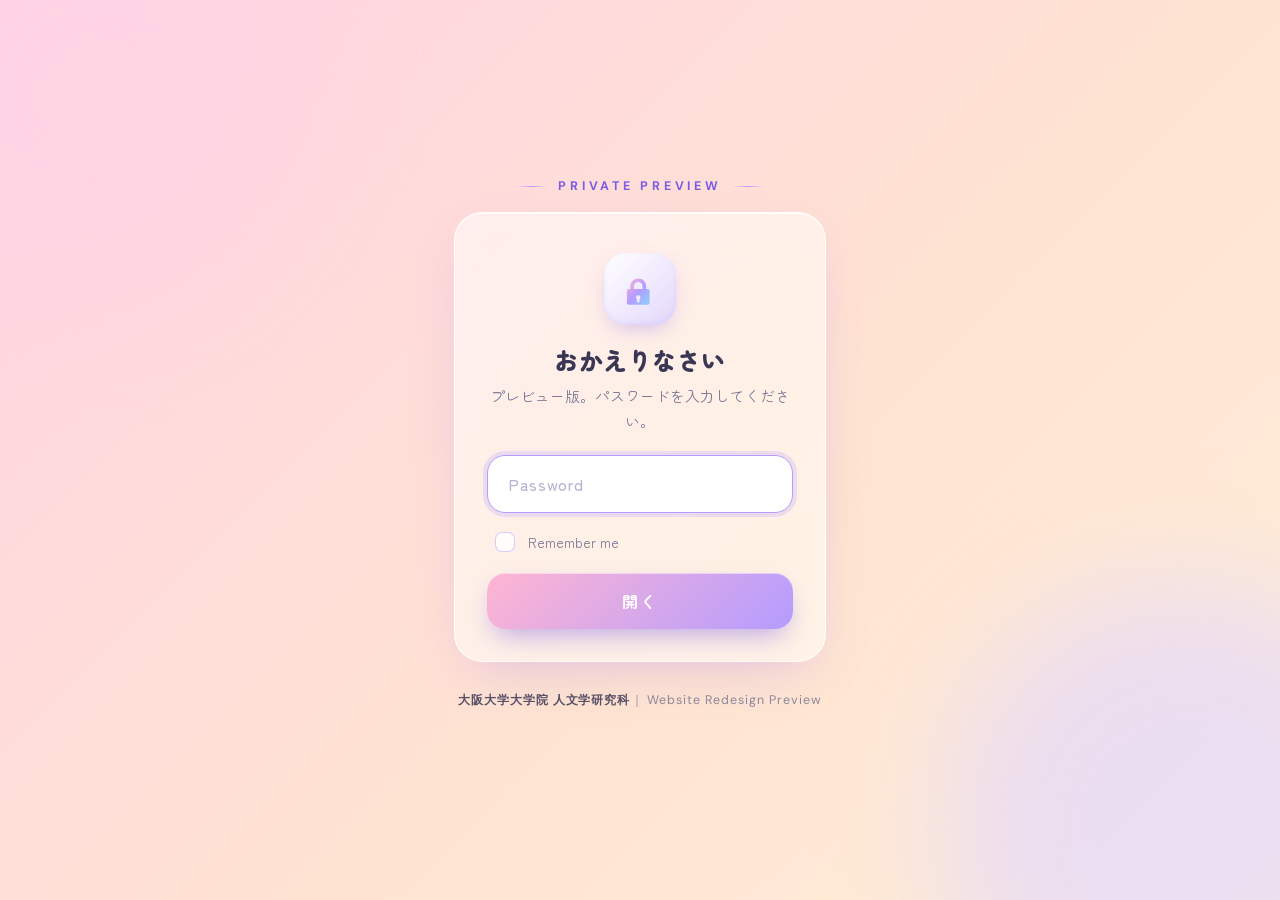
<file: docs/campus/minoh/index.html>
<!DOCTYPE html>
<html class="staticrypt-html" lang="ja">
    <head>
        <meta charset="utf-8" />
        <title>おかえりなさい</title>
        <meta name="viewport" content="width=device-width, initial-scale=1" />

        <!-- do not cache this page -->
        <meta http-equiv="cache-control" content="max-age=0" />
        <meta http-equiv="cache-control" content="no-cache" />
        <meta http-equiv="expires" content="0" />
        <meta http-equiv="expires" content="Tue, 01 Jan 1980 1:00:00 GMT" />
        <meta http-equiv="pragma" content="no-cache" />

        <link rel="preconnect" href="https://fonts.googleapis.com" />
        <link rel="preconnect" href="https://fonts.gstatic.com" crossorigin />
        <link href="https://fonts.googleapis.com/css2?family=Zen+Maru+Gothic:wght@400;500;700;900&family=DM+Sans:wght@400;500;700&display=swap" rel="stylesheet" />

        <style>
            :root {
                --pastel-pink: #FFD3E4;
                --pastel-peach: #FFE4D1;
                --pastel-lavender: #E3D7FB;
                --pastel-mint: #CFF1E3;
                --pastel-sky: #D6EAFB;
                --pastel-cream: #FFF6DC;
                --ink: #3A3754;
                --ink-soft: #7A7693;
                --accent: #7C5CE6;
                --accent-soft: #B49CFF;
            }

            * { box-sizing: border-box; }

            .staticrypt-html { height: 100%; }

            .staticrypt-body {
                height: 100%;
                margin: 0;
                font-family: "Zen Maru Gothic", "Hiragino Maru Gothic ProN", "Hiragino Sans", system-ui, sans-serif;
                color: var(--ink);
                background: linear-gradient(135deg,
                    var(--pastel-pink) 0%,
                    var(--pastel-peach) 20%,
                    var(--pastel-cream) 40%,
                    var(--pastel-mint) 60%,
                    var(--pastel-sky) 80%,
                    var(--pastel-lavender) 100%);
                background-size: 300% 300%;
                animation: pastelShift 18s ease-in-out infinite;
                overflow: hidden;
                position: relative;
            }

            @keyframes pastelShift {
                0%, 100% { background-position: 0% 50%; }
                50% { background-position: 100% 50%; }
            }

            /* ふわっと浮かぶ装飾ブロブ */
            .staticrypt-body::before,
            .staticrypt-body::after {
                content: "";
                position: fixed;
                border-radius: 50%;
                filter: blur(60px);
                opacity: 0.7;
                pointer-events: none;
                z-index: 0;
            }
            .staticrypt-body::before {
                width: 420px; height: 420px;
                background: var(--pastel-pink);
                top: -120px; left: -120px;
                animation: floatA 14s ease-in-out infinite;
            }
            .staticrypt-body::after {
                width: 500px; height: 500px;
                background: var(--pastel-lavender);
                bottom: -180px; right: -160px;
                animation: floatB 18s ease-in-out infinite;
            }
            @keyframes floatA {
                0%, 100% { transform: translate(0, 0); }
                50% { transform: translate(40px, 60px); }
            }
            @keyframes floatB {
                0%, 100% { transform: translate(0, 0); }
                50% { transform: translate(-50px, -40px); }
            }

            .staticrypt-content {
                height: 100%;
                margin-bottom: 0;
                position: relative;
                z-index: 1;
            }

            .staticrypt-page {
                width: 100%;
                max-width: 420px;
                margin: 0 auto;
                padding: 24px;
                min-height: 100vh;
                display: flex;
                flex-direction: column;
                align-items: stretch;
                justify-content: center;
                gap: 18px;
                box-sizing: border-box;
            }

            /* スター的なキッカー */
            .staticrypt-kicker {
                display: flex;
                align-items: center;
                justify-content: center;
                gap: 10px;
                font-family: "DM Sans", sans-serif;
                font-size: 0.78rem;
                font-weight: 700;
                letter-spacing: 0.3em;
                text-transform: uppercase;
                color: var(--accent);
            }
            .staticrypt-kicker::before,
            .staticrypt-kicker::after {
                content: "";
                width: 32px; height: 1px;
                background: linear-gradient(90deg, transparent, var(--accent-soft), transparent);
            }

            .staticrypt-form {
                position: relative;
                background: rgba(255, 255, 255, 0.55);
                backdrop-filter: blur(24px) saturate(160%);
                -webkit-backdrop-filter: blur(24px) saturate(160%);
                border: 1.5px solid rgba(255, 255, 255, 0.75);
                border-radius: 28px;
                padding: 40px 32px 32px;
                text-align: center;
                box-shadow:
                    0 20px 60px -20px rgba(124, 92, 230, 0.25),
                    0 8px 24px -8px rgba(255, 211, 228, 0.6),
                    inset 0 1px 0 rgba(255, 255, 255, 0.8);
            }

            /* 丸いロゴ台座 */
            .staticrypt-logo {
                width: 72px; height: 72px;
                margin: 0 auto 18px;
                border-radius: 22px;
                background: linear-gradient(135deg, #fff 0%, var(--pastel-lavender) 100%);
                display: flex;
                align-items: center;
                justify-content: center;
                box-shadow:
                    0 8px 20px -6px rgba(124, 92, 230, 0.35),
                    inset 0 -2px 4px rgba(180, 156, 255, 0.2);
            }
            .staticrypt-logo svg {
                width: 42px; height: 42px;
            }

            .staticrypt-instructions { margin: 0 0 22px; }

            .staticrypt-title {
                margin: 0 0 6px;
                font-size: 1.5rem;
                font-weight: 900;
                letter-spacing: 0.02em;
                color: var(--ink);
                line-height: 1.4;
            }

            .staticrypt-instructions p:last-child {
                margin: 0;
                font-size: 0.92rem;
                color: var(--ink-soft);
                line-height: 1.7;
            }

            .staticrypt-hr { display: none; }

            .staticrypt-password-container {
                position: relative;
                margin: 0 0 16px;
                background: rgba(255, 255, 255, 0.8);
                border: 1.5px solid rgba(228, 212, 248, 0.8);
                border-radius: 18px;
                transition: border-color .2s ease, box-shadow .2s ease, background .2s ease;
            }
            .staticrypt-password-container:focus-within {
                border-color: var(--accent-soft);
                background: #fff;
                box-shadow: 0 0 0 4px rgba(180, 156, 255, 0.25);
            }

            .staticrypt-form input[type="password"],
            .staticrypt-form input[type="text"] {
                width: 100%;
                background: transparent;
                border: 0;
                outline: 0;
                padding: 16px 46px 16px 20px;
                font-size: 1rem;
                font-family: inherit;
                color: var(--ink);
                letter-spacing: 0.04em;
            }
            .staticrypt-form input::placeholder {
                color: #B9B4D4;
                font-weight: 500;
            }

            .staticrypt-toggle-password-visibility {
                cursor: pointer;
                width: 22px; height: 22px;
                padding: 12px;
                position: absolute;
                right: 4px;
                top: 50%;
                transform: translateY(-50%);
                opacity: 0.5;
                transition: opacity .2s ease;
            }
            .staticrypt-toggle-password-visibility:hover { opacity: 0.9; }

            label.staticrypt-remember {
                display: flex;
                align-items: center;
                gap: 10px;
                margin: 0 4px 18px;
                font-size: 0.88rem;
                color: var(--ink-soft);
                cursor: pointer;
            }
            .staticrypt-remember input[type="checkbox"] {
                appearance: none;
                -webkit-appearance: none;
                width: 20px; height: 20px;
                border-radius: 7px;
                border: 1.5px solid rgba(180, 156, 255, 0.5);
                background: rgba(255, 255, 255, 0.8);
                cursor: pointer;
                position: relative;
                transition: all .2s ease;
            }
            .staticrypt-remember input[type="checkbox"]:checked {
                background: linear-gradient(135deg, var(--accent-soft), var(--accent));
                border-color: var(--accent);
            }
            .staticrypt-remember input[type="checkbox"]:checked::after {
                content: "";
                position: absolute;
                top: 3px; left: 6px;
                width: 5px; height: 10px;
                border: solid #fff;
                border-width: 0 2.5px 2.5px 0;
                transform: rotate(45deg);
            }

            .staticrypt-form .staticrypt-decrypt-button {
                width: 100%;
                padding: 16px 18px;
                border: 0;
                border-radius: 18px;
                background: linear-gradient(135deg, #FFB5D1 0%, #B49CFF 50%, #8FCFFF 100%);
                background-size: 200% 200%;
                color: #fff;
                font-family: inherit;
                font-size: 1rem;
                font-weight: 700;
                letter-spacing: 0.12em;
                cursor: pointer;
                text-transform: none;
                transition: transform .15s ease, box-shadow .2s ease, background-position .4s ease;
                box-shadow:
                    0 12px 28px -8px rgba(124, 92, 230, 0.55),
                    inset 0 1px 0 rgba(255, 255, 255, 0.5);
            }
            .staticrypt-form .staticrypt-decrypt-button:hover,
            .staticrypt-form .staticrypt-decrypt-button:focus {
                background-position: 100% 100%;
                transform: translateY(-2px);
                box-shadow:
                    0 16px 34px -8px rgba(124, 92, 230, 0.6),
                    inset 0 1px 0 rgba(255, 255, 255, 0.6);
                filter: none;
                outline: 0;
            }
            .staticrypt-form .staticrypt-decrypt-button:active {
                transform: translateY(0);
            }

            .staticrypt-footnote {
                text-align: center;
                font-family: "DM Sans", sans-serif;
                font-size: 0.78rem;
                letter-spacing: 0.08em;
                color: var(--ink-soft);
                opacity: 0.85;
            }
            .staticrypt-footnote strong {
                color: var(--ink);
                font-weight: 700;
            }

            .hidden { display: none !important; }

            .staticrypt-spinner-container {
                height: 100%;
                display: flex;
                align-items: center;
                justify-content: center;
            }
            .staticrypt-spinner {
                display: inline-block;
                width: 2.2rem;
                height: 2.2rem;
                border: 0.22em solid rgba(124, 92, 230, 0.25);
                border-right-color: var(--accent);
                border-radius: 50%;
                animation: spinner-border 0.8s linear infinite;
            }
            @keyframes spinner-border {
                100% { transform: rotate(360deg); }
            }

            @media (max-width: 480px) {
                .staticrypt-page { padding: 20px 16px; }
                .staticrypt-form { padding: 32px 22px 26px; border-radius: 24px; }
                .staticrypt-title { font-size: 1.3rem; }
            }

            @media (prefers-reduced-motion: reduce) {
                .staticrypt-body,
                .staticrypt-body::before,
                .staticrypt-body::after { animation: none; }
            }
        </style>
    </head>

    <body class="staticrypt-body">
        <div id="staticrypt_loading" class="staticrypt-spinner-container">
            <div class="staticrypt-spinner"></div>
        </div>

        <div id="staticrypt_content" class="staticrypt-content hidden">
            <div class="staticrypt-page">
                <div class="staticrypt-kicker">Private Preview</div>

                <div class="staticrypt-form">
                    <div class="staticrypt-logo" aria-hidden="true">
                        <!-- やわらかい鍵アイコン -->
                        <svg viewBox="0 0 48 48" xmlns="http://www.w3.org/2000/svg">
                            <defs>
                                <linearGradient id="kg" x1="0" y1="0" x2="1" y2="1">
                                    <stop offset="0%" stop-color="#FFB5D1"/>
                                    <stop offset="50%" stop-color="#B49CFF"/>
                                    <stop offset="100%" stop-color="#8FCFFF"/>
                                </linearGradient>
                            </defs>
                            <path fill="url(#kg)" d="M31 21c0-5-4-9-9-9s-9 4-9 9v3h-2a2 2 0 0 0-2 2v14a2 2 0 0 0 2 2h22a2 2 0 0 0 2-2V26a2 2 0 0 0-2-2h-2v-3Zm-14 0a5 5 0 1 1 10 0v3H17v-3Zm5 10a2.5 2.5 0 0 1 1.5 4.5V38a1.5 1.5 0 0 1-3 0v-2.5A2.5 2.5 0 0 1 22 31Z"/>
                        </svg>
                    </div>

                    <div class="staticrypt-instructions">
                        <p class="staticrypt-title">おかえりなさい</p>
                        <p>プレビュー版。パスワードを入力してください。</p>
                    </div>

                    <form id="staticrypt-form" action="#" method="post">
                        <div class="staticrypt-password-container">
                            <input
                                id="staticrypt-password"
                                type="password"
                                name="password"
                                placeholder="Password"
                                autofocus
                            />

                            <img
                                class="staticrypt-toggle-password-visibility"
                                alt="Show password"
                                title="Show password"
                                src="[data-uri]"
                            />
                        </div>

                        <label id="staticrypt-remember-label" class="staticrypt-remember hidden">
                            <input id="staticrypt-remember" type="checkbox" name="remember" />
                            Remember me
                        </label>

                        <input type="submit" class="staticrypt-decrypt-button" value="開く" />
                    </form>
                </div>

                <p class="staticrypt-footnote">
                    <strong>大阪大学大学院 人文学研究科</strong>｜ Website Redesign Preview
                </p>
            </div>
        </div>

        <script>
            // these variables will be filled when generating the file - the template format is 'variable_name'
            const staticryptInitiator = ((function(){
  const exports = {};
  const cryptoEngine = ((function(){
  const exports = {};
  const { subtle } = crypto;

const IV_BITS = 16 * 8;
const HEX_BITS = 4;
const ENCRYPTION_ALGO = "AES-CBC";

/**
 * Translates between utf8 encoded hexadecimal strings
 * and Uint8Array bytes.
 */
const HexEncoder = {
    /**
     * hex string -> bytes
     * @param {string} hexString
     * @returns {Uint8Array}
     */
    parse: function (hexString) {
        if (hexString.length % 2 !== 0) throw "Invalid hexString";
        const arrayBuffer = new Uint8Array(hexString.length / 2);

        for (let i = 0; i < hexString.length; i += 2) {
            const byteValue = parseInt(hexString.substring(i, i + 2), 16);
            if (isNaN(byteValue)) {
                throw "Invalid hexString";
            }
            arrayBuffer[i / 2] = byteValue;
        }
        return arrayBuffer;
    },

    /**
     * bytes -> hex string
     * @param {Uint8Array} bytes
     * @returns {string}
     */
    stringify: function (bytes) {
        const hexBytes = [];

        for (let i = 0; i < bytes.length; ++i) {
            let byteString = bytes[i].toString(16);
            if (byteString.length < 2) {
                byteString = "0" + byteString;
            }
            hexBytes.push(byteString);
        }
        return hexBytes.join("");
    },
};

/**
 * Translates between utf8 strings and Uint8Array bytes.
 */
const UTF8Encoder = {
    parse: function (str) {
        return new TextEncoder().encode(str);
    },

    stringify: function (bytes) {
        return new TextDecoder().decode(bytes);
    },
};

/**
 * Salt and encrypt a msg with a password.
 */
async function encrypt(msg, hashedPassword) {
    // Must be 16 bytes, unpredictable, and preferably cryptographically random. However, it need not be secret.
    // https://developer.mozilla.org/en-US/docs/Web/API/SubtleCrypto/encrypt#parameters
    const iv = crypto.getRandomValues(new Uint8Array(IV_BITS / 8));

    const key = await subtle.importKey("raw", HexEncoder.parse(hashedPassword), ENCRYPTION_ALGO, false, ["encrypt"]);

    const encrypted = await subtle.encrypt(
        {
            name: ENCRYPTION_ALGO,
            iv: iv,
        },
        key,
        UTF8Encoder.parse(msg)
    );

    // iv will be 32 hex characters, we prepend it to the ciphertext for use in decryption
    return HexEncoder.stringify(iv) + HexEncoder.stringify(new Uint8Array(encrypted));
}
exports.encrypt = encrypt;

/**
 * Decrypt a salted msg using a password.
 *
 * @param {string} encryptedMsg
 * @param {string} hashedPassword
 * @returns {Promise<string>}
 */
async function decrypt(encryptedMsg, hashedPassword) {
    const ivLength = IV_BITS / HEX_BITS;
    const iv = HexEncoder.parse(encryptedMsg.substring(0, ivLength));
    const encrypted = encryptedMsg.substring(ivLength);

    const key = await subtle.importKey("raw", HexEncoder.parse(hashedPassword), ENCRYPTION_ALGO, false, ["decrypt"]);

    const outBuffer = await subtle.decrypt(
        {
            name: ENCRYPTION_ALGO,
            iv: iv,
        },
        key,
        HexEncoder.parse(encrypted)
    );

    return UTF8Encoder.stringify(new Uint8Array(outBuffer));
}
exports.decrypt = decrypt;

/**
 * Salt and hash the password so it can be stored in localStorage without opening a password reuse vulnerability.
 *
 * @param {string} password
 * @param {string} salt
 * @returns {Promise<string>}
 */
async function hashPassword(password, salt) {
    // we hash the password in multiple steps, each adding more iterations. This is because we used to allow less
    // iterations, so for backward compatibility reasons, we need to support going from that to more iterations.
    let hashedPassword = await hashLegacyRound(password, salt);

    hashedPassword = await hashSecondRound(hashedPassword, salt);

    return hashThirdRound(hashedPassword, salt);
}
exports.hashPassword = hashPassword;

/**
 * This hashes the password with 1k iterations. This is a low number, we need this function to support backwards
 * compatibility.
 *
 * @param {string} password
 * @param {string} salt
 * @returns {Promise<string>}
 */
function hashLegacyRound(password, salt) {
    return pbkdf2(password, salt, 1000, "SHA-1");
}
exports.hashLegacyRound = hashLegacyRound;

/**
 * Add a second round of iterations. This is because we used to use 1k, so for backwards compatibility with
 * remember-me/autodecrypt links, we need to support going from that to more iterations.
 *
 * @param hashedPassword
 * @param salt
 * @returns {Promise<string>}
 */
function hashSecondRound(hashedPassword, salt) {
    return pbkdf2(hashedPassword, salt, 14000, "SHA-256");
}
exports.hashSecondRound = hashSecondRound;

/**
 * Add a third round of iterations to bring total number to 600k. This is because we used to use 1k, then 15k, so for
 * backwards compatibility with remember-me/autodecrypt links, we need to support going from that to more iterations.
 *
 * @param hashedPassword
 * @param salt
 * @returns {Promise<string>}
 */
function hashThirdRound(hashedPassword, salt) {
    return pbkdf2(hashedPassword, salt, 585000, "SHA-256");
}
exports.hashThirdRound = hashThirdRound;

/**
 * Salt and hash the password so it can be stored in localStorage without opening a password reuse vulnerability.
 *
 * @param {string} password
 * @param {string} salt
 * @param {int} iterations
 * @param {string} hashAlgorithm
 * @returns {Promise<string>}
 */
async function pbkdf2(password, salt, iterations, hashAlgorithm) {
    const key = await subtle.importKey("raw", UTF8Encoder.parse(password), "PBKDF2", false, ["deriveBits"]);

    const keyBytes = await subtle.deriveBits(
        {
            name: "PBKDF2",
            hash: hashAlgorithm,
            iterations,
            salt: UTF8Encoder.parse(salt),
        },
        key,
        256
    );

    return HexEncoder.stringify(new Uint8Array(keyBytes));
}

function generateRandomSalt() {
    const bytes = crypto.getRandomValues(new Uint8Array(128 / 8));

    return HexEncoder.stringify(new Uint8Array(bytes));
}
exports.generateRandomSalt = generateRandomSalt;

async function signMessage(hashedPassword, message) {
    const key = await subtle.importKey(
        "raw",
        HexEncoder.parse(hashedPassword),
        {
            name: "HMAC",
            hash: "SHA-256",
        },
        false,
        ["sign"]
    );
    const signature = await subtle.sign("HMAC", key, UTF8Encoder.parse(message));

    return HexEncoder.stringify(new Uint8Array(signature));
}
exports.signMessage = signMessage;

function getRandomAlphanum() {
    const possibleCharacters = "abcdefghijklmnopqrstuvwxyzABCDEFGHIJKLMNOPQRSTUVWXYZ0123456789";

    let byteArray;
    let parsedInt;

    // Keep generating new random bytes until we get a value that falls
    // within a range that can be evenly divided by possibleCharacters.length
    do {
        byteArray = crypto.getRandomValues(new Uint8Array(1));
        // extract the lowest byte to get an int from 0 to 255 (probably unnecessary, since we're only generating 1 byte)
        parsedInt = byteArray[0] & 0xff;
    } while (parsedInt >= 256 - (256 % possibleCharacters.length));

    // Take the modulo of the parsed integer to get a random number between 0 and totalLength - 1
    const randomIndex = parsedInt % possibleCharacters.length;

    return possibleCharacters[randomIndex];
}

/**
 * Generate a random string of a given length.
 *
 * @param {int} length
 * @returns {string}
 */
function generateRandomString(length) {
    let randomString = "";

    for (let i = 0; i < length; i++) {
        randomString += getRandomAlphanum();
    }

    return randomString;
}
exports.generateRandomString = generateRandomString;

  return exports;
})());
const codec = ((function(){
  const exports = {};
  /**
 * Initialize the codec with the provided cryptoEngine - this return functions to encode and decode messages.
 *
 * @param cryptoEngine - the engine to use for encryption / decryption
 */
function init(cryptoEngine) {
    const exports = {};

    /**
     * Top-level function for encoding a message.
     * Includes password hashing, encryption, and signing.
     *
     * @param {string} msg
     * @param {string} password
     * @param {string} salt
     *
     * @returns {string} The encoded text
     */
    async function encode(msg, password, salt) {
        const hashedPassword = await cryptoEngine.hashPassword(password, salt);

        const encrypted = await cryptoEngine.encrypt(msg, hashedPassword);

        // we use the hashed password in the HMAC because this is effectively what will be used a password (so we can store
        // it in localStorage safely, we don't use the clear text password)
        const hmac = await cryptoEngine.signMessage(hashedPassword, encrypted);

        return hmac + encrypted;
    }
    exports.encode = encode;

    /**
     * Encode using a password that has already been hashed. This is useful to encode multiple messages in a row, that way
     * we don't need to hash the password multiple times.
     *
     * @param {string} msg
     * @param {string} hashedPassword
     *
     * @returns {string} The encoded text
     */
    async function encodeWithHashedPassword(msg, hashedPassword) {
        const encrypted = await cryptoEngine.encrypt(msg, hashedPassword);

        // we use the hashed password in the HMAC because this is effectively what will be used a password (so we can store
        // it in localStorage safely, we don't use the clear text password)
        const hmac = await cryptoEngine.signMessage(hashedPassword, encrypted);

        return hmac + encrypted;
    }
    exports.encodeWithHashedPassword = encodeWithHashedPassword;

    /**
     * Top-level function for decoding a message.
     * Includes signature check and decryption.
     *
     * @param {string} signedMsg
     * @param {string} hashedPassword
     * @param {string} salt
     * @param {int} backwardCompatibleAttempt
     * @param {string} originalPassword
     *
     * @returns {Object} {success: true, decoded: string} | {success: false, message: string}
     */
    async function decode(signedMsg, hashedPassword, salt, backwardCompatibleAttempt = 0, originalPassword = "") {
        const encryptedHMAC = signedMsg.substring(0, 64);
        const encryptedMsg = signedMsg.substring(64);
        const decryptedHMAC = await cryptoEngine.signMessage(hashedPassword, encryptedMsg);

        if (decryptedHMAC !== encryptedHMAC) {
            // we have been raising the number of iterations in the hashing algorithm multiple times, so to support the old
            // remember-me/autodecrypt links we need to try bringing the old hashes up to speed.
            originalPassword = originalPassword || hashedPassword;
            if (backwardCompatibleAttempt === 0) {
                const updatedHashedPassword = await cryptoEngine.hashThirdRound(originalPassword, salt);

                return decode(signedMsg, updatedHashedPassword, salt, backwardCompatibleAttempt + 1, originalPassword);
            }
            if (backwardCompatibleAttempt === 1) {
                let updatedHashedPassword = await cryptoEngine.hashSecondRound(originalPassword, salt);
                updatedHashedPassword = await cryptoEngine.hashThirdRound(updatedHashedPassword, salt);

                return decode(signedMsg, updatedHashedPassword, salt, backwardCompatibleAttempt + 1, originalPassword);
            }

            return { success: false, message: "Signature mismatch" };
        }

        return {
            success: true,
            decoded: await cryptoEngine.decrypt(encryptedMsg, hashedPassword),
        };
    }
    exports.decode = decode;

    return exports;
}
exports.init = init;

  return exports;
})());
const decode = codec.init(cryptoEngine).decode;

/**
 * Initialize the staticrypt module, that exposes functions callbable by the password_template.
 *
 * @param {{
 *  staticryptEncryptedMsgUniqueVariableName: string,
 *  isRememberEnabled: boolean,
 *  rememberDurationInDays: number,
 *  staticryptSaltUniqueVariableName: string,
 * }} staticryptConfig - object of data that is stored on the password_template at encryption time.
 *
 * @param {{
 *  rememberExpirationKey: string,
 *  rememberPassphraseKey: string,
 *  replaceHtmlCallback: function,
 *  clearLocalStorageCallback: function,
 * }} templateConfig - object of data that can be configured by a custom password_template.
 */
function init(staticryptConfig, templateConfig) {
    const exports = {};

    /**
     * Decrypt our encrypted page, replace the whole HTML.
     *
     * @param {string} hashedPassword
     * @returns {Promise<boolean>}
     */
    async function decryptAndReplaceHtml(hashedPassword) {
        const { staticryptEncryptedMsgUniqueVariableName, staticryptSaltUniqueVariableName } = staticryptConfig;
        const { replaceHtmlCallback } = templateConfig;

        const result = await decode(
            staticryptEncryptedMsgUniqueVariableName,
            hashedPassword,
            staticryptSaltUniqueVariableName
        );
        if (!result.success) {
            return false;
        }
        const plainHTML = result.decoded;

        // if the user configured a callback call it, otherwise just replace the whole HTML
        if (typeof replaceHtmlCallback === "function") {
            replaceHtmlCallback(plainHTML);
        } else {
            document.write(plainHTML);
            document.close();
        }

        return true;
    }

    /**
     * Attempt to decrypt the page and replace the whole HTML.
     *
     * @param {string} password
     * @param {boolean} isRememberChecked
     *
     * @returns {Promise<{isSuccessful: boolean, hashedPassword?: string}>} - we return an object, so that if we want to
     *   expose more information in the future we can do it without breaking the password_template
     */
    async function handleDecryptionOfPage(password, isRememberChecked) {
        const { staticryptSaltUniqueVariableName } = staticryptConfig;

        // decrypt and replace the whole page
        const hashedPassword = await cryptoEngine.hashPassword(password, staticryptSaltUniqueVariableName);
        return handleDecryptionOfPageFromHash(hashedPassword, isRememberChecked);
    }
    exports.handleDecryptionOfPage = handleDecryptionOfPage;

    async function handleDecryptionOfPageFromHash(hashedPassword, isRememberChecked) {
        const { isRememberEnabled, rememberDurationInDays } = staticryptConfig;
        const { rememberExpirationKey, rememberPassphraseKey } = templateConfig;

        const isDecryptionSuccessful = await decryptAndReplaceHtml(hashedPassword);

        if (!isDecryptionSuccessful) {
            return {
                isSuccessful: false,
                hashedPassword,
            };
        }

        // remember the hashedPassword and set its expiration if necessary
        if (isRememberEnabled && isRememberChecked) {
            window.localStorage.setItem(rememberPassphraseKey, hashedPassword);

            // set the expiration if the duration isn't 0 (meaning no expiration)
            if (rememberDurationInDays > 0) {
                window.localStorage.setItem(
                    rememberExpirationKey,
                    (new Date().getTime() + rememberDurationInDays * 24 * 60 * 60 * 1000).toString()
                );
            }
        }

        return {
            isSuccessful: true,
            hashedPassword,
        };
    }
    exports.handleDecryptionOfPageFromHash = handleDecryptionOfPageFromHash;

    /**
     * Clear localstorage from staticrypt related values
     */
    function clearLocalStorage() {
        const { clearLocalStorageCallback, rememberExpirationKey, rememberPassphraseKey } = templateConfig;

        if (typeof clearLocalStorageCallback === "function") {
            clearLocalStorageCallback();
        } else {
            localStorage.removeItem(rememberPassphraseKey);
            localStorage.removeItem(rememberExpirationKey);
        }
    }

    async function handleDecryptOnLoad() {
        let isSuccessful = await decryptOnLoadFromUrl();

        if (!isSuccessful) {
            isSuccessful = await decryptOnLoadFromRememberMe();
        }

        return { isSuccessful };
    }
    exports.handleDecryptOnLoad = handleDecryptOnLoad;

    /**
     * Clear storage if we are logging out
     *
     * @returns {boolean} - whether we logged out
     */
    function logoutIfNeeded() {
        const logoutKey = "staticrypt_logout";

        // handle logout through query param
        const queryParams = new URLSearchParams(window.location.search);
        if (queryParams.has(logoutKey)) {
            clearLocalStorage();
            return true;
        }

        // handle logout through URL fragment
        const hash = window.location.hash.substring(1);
        if (hash.includes(logoutKey)) {
            clearLocalStorage();
            return true;
        }

        return false;
    }

    /**
     * To be called on load: check if we want to try to decrypt and replace the HTML with the decrypted content, and
     * try to do it if needed.
     *
     * @returns {Promise<boolean>} true if we derypted and replaced the whole page, false otherwise
     */
    async function decryptOnLoadFromRememberMe() {
        const { rememberDurationInDays } = staticryptConfig;
        const { rememberExpirationKey, rememberPassphraseKey } = templateConfig;

        // if we are login out, terminate
        if (logoutIfNeeded()) {
            return false;
        }

        // if there is expiration configured, check if we're not beyond the expiration
        if (rememberDurationInDays && rememberDurationInDays > 0) {
            const expiration = localStorage.getItem(rememberExpirationKey),
                isExpired = expiration && new Date().getTime() > parseInt(expiration);

            if (isExpired) {
                clearLocalStorage();
                return false;
            }
        }

        const hashedPassword = localStorage.getItem(rememberPassphraseKey);

        if (hashedPassword) {
            // try to decrypt
            const isDecryptionSuccessful = await decryptAndReplaceHtml(hashedPassword);

            // if the decryption is unsuccessful the password might be wrong - silently clear the saved data and let
            // the user fill the password form again
            if (!isDecryptionSuccessful) {
                clearLocalStorage();
                return false;
            }

            return true;
        }

        return false;
    }

    async function decryptOnLoadFromUrl() {
        const passwordKey = "staticrypt_pwd";
        const rememberMeKey = "remember_me";

        // try to get the password from the query param (for backward compatibility - we now want to avoid this method,
        // since it sends the hashed password to the server which isn't needed)
        const queryParams = new URLSearchParams(window.location.search);
        const hashedPasswordQuery = queryParams.get(passwordKey);
        const rememberMeQuery = queryParams.get(rememberMeKey);

        const urlFragment = window.location.hash.substring(1);
        // get the password from the url fragment
        const hashedPasswordRegexMatch = urlFragment.match(new RegExp(passwordKey + "=([^&]*)"));
        const hashedPasswordFragment = hashedPasswordRegexMatch ? hashedPasswordRegexMatch[1] : null;
        const rememberMeFragment = urlFragment.includes(rememberMeKey);

        const hashedPassword = hashedPasswordFragment || hashedPasswordQuery;
        const rememberMe = rememberMeFragment || rememberMeQuery;

        if (hashedPassword) {
            return handleDecryptionOfPageFromHash(hashedPassword, rememberMe);
        }

        return false;
    }

    return exports;
}
exports.init = init;

  return exports;
})());
            const templateError = "パスワードが違います。",
                templateToggleAltShow = "Show password",
                templateToggleAltHide = "Hide password",
                isRememberEnabled = true,
                staticryptConfig = {"staticryptEncryptedMsgUniqueVariableName":"[base64]","isRememberEnabled":true,"rememberDurationInDays":0,"staticryptSaltUniqueVariableName":"a2d259586b117edaa8616ee82263612a"};

            const templateConfig = {
                rememberExpirationKey: "staticrypt_expiration",
                rememberPassphraseKey: "staticrypt_passphrase",
                replaceHtmlCallback: null,
                clearLocalStorageCallback: null,
            };

            const staticrypt = staticryptInitiator.init(staticryptConfig, templateConfig);

            window.onload = async function () {
                const { isSuccessful } = await staticrypt.handleDecryptOnLoad();
                if (!isSuccessful) {
                    document.getElementById("staticrypt_loading").classList.add("hidden");
                    document.getElementById("staticrypt_content").classList.remove("hidden");
                    document.getElementById("staticrypt-password").focus();
                    if (isRememberEnabled) {
                        document.getElementById("staticrypt-remember-label").classList.remove("hidden");
                    }
                }
            };

            const toggleIcon = document.querySelector(".staticrypt-toggle-password-visibility");
            const imgSrcEyeClosed =
                "[data-uri]";
            const imgSrcEyeOpened =
                "[data-uri]";
            toggleIcon.addEventListener("click", function () {
                const passwordInput = document.getElementById("staticrypt-password");
                if (passwordInput.type === "password") {
                    passwordInput.type = "text";
                    toggleIcon.src = imgSrcEyeOpened;
                    toggleIcon.alt = templateToggleAltHide;
                    toggleIcon.title = templateToggleAltHide;
                } else {
                    passwordInput.type = "password";
                    toggleIcon.src = imgSrcEyeClosed;
                    toggleIcon.alt = templateToggleAltShow;
                    toggleIcon.title = templateToggleAltShow;
                }
            });

            document.getElementById("staticrypt-form").addEventListener("submit", async function (e) {
                e.preventDefault();
                const password = document.getElementById("staticrypt-password").value,
                    isRememberChecked = document.getElementById("staticrypt-remember").checked;
                const { isSuccessful } = await staticrypt.handleDecryptionOfPage(password, isRememberChecked);
                if (!isSuccessful) {
                    alert(templateError);
                }
            });
        </script>
    </body>
</html>
</file>
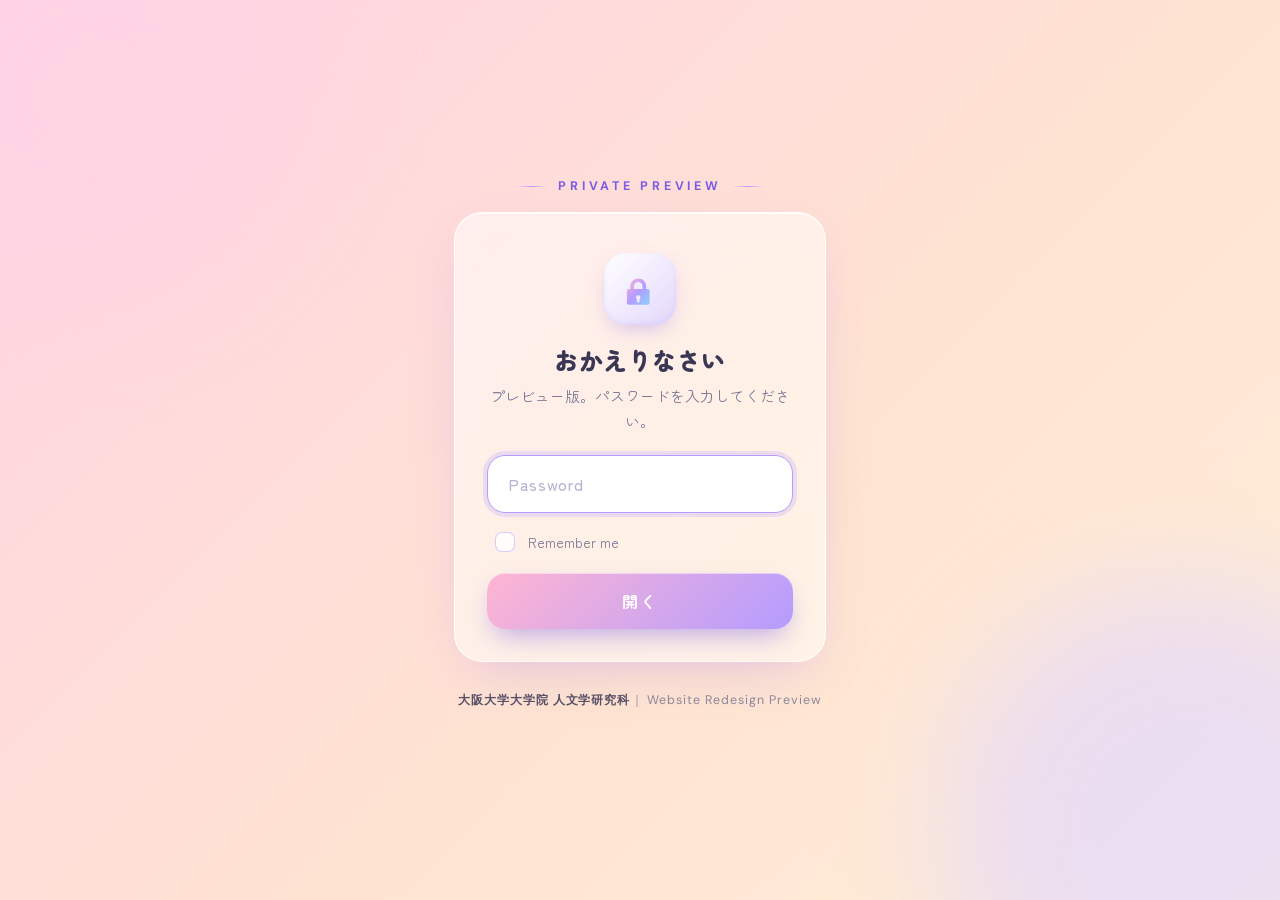
<file: docs/campus/toyonaka/index.html>
<!DOCTYPE html>
<html class="staticrypt-html" lang="ja">
    <head>
        <meta charset="utf-8" />
        <title>おかえりなさい</title>
        <meta name="viewport" content="width=device-width, initial-scale=1" />

        <!-- do not cache this page -->
        <meta http-equiv="cache-control" content="max-age=0" />
        <meta http-equiv="cache-control" content="no-cache" />
        <meta http-equiv="expires" content="0" />
        <meta http-equiv="expires" content="Tue, 01 Jan 1980 1:00:00 GMT" />
        <meta http-equiv="pragma" content="no-cache" />

        <link rel="preconnect" href="https://fonts.googleapis.com" />
        <link rel="preconnect" href="https://fonts.gstatic.com" crossorigin />
        <link href="https://fonts.googleapis.com/css2?family=Zen+Maru+Gothic:wght@400;500;700;900&family=DM+Sans:wght@400;500;700&display=swap" rel="stylesheet" />

        <style>
            :root {
                --pastel-pink: #FFD3E4;
                --pastel-peach: #FFE4D1;
                --pastel-lavender: #E3D7FB;
                --pastel-mint: #CFF1E3;
                --pastel-sky: #D6EAFB;
                --pastel-cream: #FFF6DC;
                --ink: #3A3754;
                --ink-soft: #7A7693;
                --accent: #7C5CE6;
                --accent-soft: #B49CFF;
            }

            * { box-sizing: border-box; }

            .staticrypt-html { height: 100%; }

            .staticrypt-body {
                height: 100%;
                margin: 0;
                font-family: "Zen Maru Gothic", "Hiragino Maru Gothic ProN", "Hiragino Sans", system-ui, sans-serif;
                color: var(--ink);
                background: linear-gradient(135deg,
                    var(--pastel-pink) 0%,
                    var(--pastel-peach) 20%,
                    var(--pastel-cream) 40%,
                    var(--pastel-mint) 60%,
                    var(--pastel-sky) 80%,
                    var(--pastel-lavender) 100%);
                background-size: 300% 300%;
                animation: pastelShift 18s ease-in-out infinite;
                overflow: hidden;
                position: relative;
            }

            @keyframes pastelShift {
                0%, 100% { background-position: 0% 50%; }
                50% { background-position: 100% 50%; }
            }

            /* ふわっと浮かぶ装飾ブロブ */
            .staticrypt-body::before,
            .staticrypt-body::after {
                content: "";
                position: fixed;
                border-radius: 50%;
                filter: blur(60px);
                opacity: 0.7;
                pointer-events: none;
                z-index: 0;
            }
            .staticrypt-body::before {
                width: 420px; height: 420px;
                background: var(--pastel-pink);
                top: -120px; left: -120px;
                animation: floatA 14s ease-in-out infinite;
            }
            .staticrypt-body::after {
                width: 500px; height: 500px;
                background: var(--pastel-lavender);
                bottom: -180px; right: -160px;
                animation: floatB 18s ease-in-out infinite;
            }
            @keyframes floatA {
                0%, 100% { transform: translate(0, 0); }
                50% { transform: translate(40px, 60px); }
            }
            @keyframes floatB {
                0%, 100% { transform: translate(0, 0); }
                50% { transform: translate(-50px, -40px); }
            }

            .staticrypt-content {
                height: 100%;
                margin-bottom: 0;
                position: relative;
                z-index: 1;
            }

            .staticrypt-page {
                width: 100%;
                max-width: 420px;
                margin: 0 auto;
                padding: 24px;
                min-height: 100vh;
                display: flex;
                flex-direction: column;
                align-items: stretch;
                justify-content: center;
                gap: 18px;
                box-sizing: border-box;
            }

            /* スター的なキッカー */
            .staticrypt-kicker {
                display: flex;
                align-items: center;
                justify-content: center;
                gap: 10px;
                font-family: "DM Sans", sans-serif;
                font-size: 0.78rem;
                font-weight: 700;
                letter-spacing: 0.3em;
                text-transform: uppercase;
                color: var(--accent);
            }
            .staticrypt-kicker::before,
            .staticrypt-kicker::after {
                content: "";
                width: 32px; height: 1px;
                background: linear-gradient(90deg, transparent, var(--accent-soft), transparent);
            }

            .staticrypt-form {
                position: relative;
                background: rgba(255, 255, 255, 0.55);
                backdrop-filter: blur(24px) saturate(160%);
                -webkit-backdrop-filter: blur(24px) saturate(160%);
                border: 1.5px solid rgba(255, 255, 255, 0.75);
                border-radius: 28px;
                padding: 40px 32px 32px;
                text-align: center;
                box-shadow:
                    0 20px 60px -20px rgba(124, 92, 230, 0.25),
                    0 8px 24px -8px rgba(255, 211, 228, 0.6),
                    inset 0 1px 0 rgba(255, 255, 255, 0.8);
            }

            /* 丸いロゴ台座 */
            .staticrypt-logo {
                width: 72px; height: 72px;
                margin: 0 auto 18px;
                border-radius: 22px;
                background: linear-gradient(135deg, #fff 0%, var(--pastel-lavender) 100%);
                display: flex;
                align-items: center;
                justify-content: center;
                box-shadow:
                    0 8px 20px -6px rgba(124, 92, 230, 0.35),
                    inset 0 -2px 4px rgba(180, 156, 255, 0.2);
            }
            .staticrypt-logo svg {
                width: 42px; height: 42px;
            }

            .staticrypt-instructions { margin: 0 0 22px; }

            .staticrypt-title {
                margin: 0 0 6px;
                font-size: 1.5rem;
                font-weight: 900;
                letter-spacing: 0.02em;
                color: var(--ink);
                line-height: 1.4;
            }

            .staticrypt-instructions p:last-child {
                margin: 0;
                font-size: 0.92rem;
                color: var(--ink-soft);
                line-height: 1.7;
            }

            .staticrypt-hr { display: none; }

            .staticrypt-password-container {
                position: relative;
                margin: 0 0 16px;
                background: rgba(255, 255, 255, 0.8);
                border: 1.5px solid rgba(228, 212, 248, 0.8);
                border-radius: 18px;
                transition: border-color .2s ease, box-shadow .2s ease, background .2s ease;
            }
            .staticrypt-password-container:focus-within {
                border-color: var(--accent-soft);
                background: #fff;
                box-shadow: 0 0 0 4px rgba(180, 156, 255, 0.25);
            }

            .staticrypt-form input[type="password"],
            .staticrypt-form input[type="text"] {
                width: 100%;
                background: transparent;
                border: 0;
                outline: 0;
                padding: 16px 46px 16px 20px;
                font-size: 1rem;
                font-family: inherit;
                color: var(--ink);
                letter-spacing: 0.04em;
            }
            .staticrypt-form input::placeholder {
                color: #B9B4D4;
                font-weight: 500;
            }

            .staticrypt-toggle-password-visibility {
                cursor: pointer;
                width: 22px; height: 22px;
                padding: 12px;
                position: absolute;
                right: 4px;
                top: 50%;
                transform: translateY(-50%);
                opacity: 0.5;
                transition: opacity .2s ease;
            }
            .staticrypt-toggle-password-visibility:hover { opacity: 0.9; }

            label.staticrypt-remember {
                display: flex;
                align-items: center;
                gap: 10px;
                margin: 0 4px 18px;
                font-size: 0.88rem;
                color: var(--ink-soft);
                cursor: pointer;
            }
            .staticrypt-remember input[type="checkbox"] {
                appearance: none;
                -webkit-appearance: none;
                width: 20px; height: 20px;
                border-radius: 7px;
                border: 1.5px solid rgba(180, 156, 255, 0.5);
                background: rgba(255, 255, 255, 0.8);
                cursor: pointer;
                position: relative;
                transition: all .2s ease;
            }
            .staticrypt-remember input[type="checkbox"]:checked {
                background: linear-gradient(135deg, var(--accent-soft), var(--accent));
                border-color: var(--accent);
            }
            .staticrypt-remember input[type="checkbox"]:checked::after {
                content: "";
                position: absolute;
                top: 3px; left: 6px;
                width: 5px; height: 10px;
                border: solid #fff;
                border-width: 0 2.5px 2.5px 0;
                transform: rotate(45deg);
            }

            .staticrypt-form .staticrypt-decrypt-button {
                width: 100%;
                padding: 16px 18px;
                border: 0;
                border-radius: 18px;
                background: linear-gradient(135deg, #FFB5D1 0%, #B49CFF 50%, #8FCFFF 100%);
                background-size: 200% 200%;
                color: #fff;
                font-family: inherit;
                font-size: 1rem;
                font-weight: 700;
                letter-spacing: 0.12em;
                cursor: pointer;
                text-transform: none;
                transition: transform .15s ease, box-shadow .2s ease, background-position .4s ease;
                box-shadow:
                    0 12px 28px -8px rgba(124, 92, 230, 0.55),
                    inset 0 1px 0 rgba(255, 255, 255, 0.5);
            }
            .staticrypt-form .staticrypt-decrypt-button:hover,
            .staticrypt-form .staticrypt-decrypt-button:focus {
                background-position: 100% 100%;
                transform: translateY(-2px);
                box-shadow:
                    0 16px 34px -8px rgba(124, 92, 230, 0.6),
                    inset 0 1px 0 rgba(255, 255, 255, 0.6);
                filter: none;
                outline: 0;
            }
            .staticrypt-form .staticrypt-decrypt-button:active {
                transform: translateY(0);
            }

            .staticrypt-footnote {
                text-align: center;
                font-family: "DM Sans", sans-serif;
                font-size: 0.78rem;
                letter-spacing: 0.08em;
                color: var(--ink-soft);
                opacity: 0.85;
            }
            .staticrypt-footnote strong {
                color: var(--ink);
                font-weight: 700;
            }

            .hidden { display: none !important; }

            .staticrypt-spinner-container {
                height: 100%;
                display: flex;
                align-items: center;
                justify-content: center;
            }
            .staticrypt-spinner {
                display: inline-block;
                width: 2.2rem;
                height: 2.2rem;
                border: 0.22em solid rgba(124, 92, 230, 0.25);
                border-right-color: var(--accent);
                border-radius: 50%;
                animation: spinner-border 0.8s linear infinite;
            }
            @keyframes spinner-border {
                100% { transform: rotate(360deg); }
            }

            @media (max-width: 480px) {
                .staticrypt-page { padding: 20px 16px; }
                .staticrypt-form { padding: 32px 22px 26px; border-radius: 24px; }
                .staticrypt-title { font-size: 1.3rem; }
            }

            @media (prefers-reduced-motion: reduce) {
                .staticrypt-body,
                .staticrypt-body::before,
                .staticrypt-body::after { animation: none; }
            }
        </style>
    </head>

    <body class="staticrypt-body">
        <div id="staticrypt_loading" class="staticrypt-spinner-container">
            <div class="staticrypt-spinner"></div>
        </div>

        <div id="staticrypt_content" class="staticrypt-content hidden">
            <div class="staticrypt-page">
                <div class="staticrypt-kicker">Private Preview</div>

                <div class="staticrypt-form">
                    <div class="staticrypt-logo" aria-hidden="true">
                        <!-- やわらかい鍵アイコン -->
                        <svg viewBox="0 0 48 48" xmlns="http://www.w3.org/2000/svg">
                            <defs>
                                <linearGradient id="kg" x1="0" y1="0" x2="1" y2="1">
                                    <stop offset="0%" stop-color="#FFB5D1"/>
                                    <stop offset="50%" stop-color="#B49CFF"/>
                                    <stop offset="100%" stop-color="#8FCFFF"/>
                                </linearGradient>
                            </defs>
                            <path fill="url(#kg)" d="M31 21c0-5-4-9-9-9s-9 4-9 9v3h-2a2 2 0 0 0-2 2v14a2 2 0 0 0 2 2h22a2 2 0 0 0 2-2V26a2 2 0 0 0-2-2h-2v-3Zm-14 0a5 5 0 1 1 10 0v3H17v-3Zm5 10a2.5 2.5 0 0 1 1.5 4.5V38a1.5 1.5 0 0 1-3 0v-2.5A2.5 2.5 0 0 1 22 31Z"/>
                        </svg>
                    </div>

                    <div class="staticrypt-instructions">
                        <p class="staticrypt-title">おかえりなさい</p>
                        <p>プレビュー版。パスワードを入力してください。</p>
                    </div>

                    <form id="staticrypt-form" action="#" method="post">
                        <div class="staticrypt-password-container">
                            <input
                                id="staticrypt-password"
                                type="password"
                                name="password"
                                placeholder="Password"
                                autofocus
                            />

                            <img
                                class="staticrypt-toggle-password-visibility"
                                alt="Show password"
                                title="Show password"
                                src="[data-uri]"
                            />
                        </div>

                        <label id="staticrypt-remember-label" class="staticrypt-remember hidden">
                            <input id="staticrypt-remember" type="checkbox" name="remember" />
                            Remember me
                        </label>

                        <input type="submit" class="staticrypt-decrypt-button" value="開く" />
                    </form>
                </div>

                <p class="staticrypt-footnote">
                    <strong>大阪大学大学院 人文学研究科</strong>｜ Website Redesign Preview
                </p>
            </div>
        </div>

        <script>
            // these variables will be filled when generating the file - the template format is 'variable_name'
            const staticryptInitiator = ((function(){
  const exports = {};
  const cryptoEngine = ((function(){
  const exports = {};
  const { subtle } = crypto;

const IV_BITS = 16 * 8;
const HEX_BITS = 4;
const ENCRYPTION_ALGO = "AES-CBC";

/**
 * Translates between utf8 encoded hexadecimal strings
 * and Uint8Array bytes.
 */
const HexEncoder = {
    /**
     * hex string -> bytes
     * @param {string} hexString
     * @returns {Uint8Array}
     */
    parse: function (hexString) {
        if (hexString.length % 2 !== 0) throw "Invalid hexString";
        const arrayBuffer = new Uint8Array(hexString.length / 2);

        for (let i = 0; i < hexString.length; i += 2) {
            const byteValue = parseInt(hexString.substring(i, i + 2), 16);
            if (isNaN(byteValue)) {
                throw "Invalid hexString";
            }
            arrayBuffer[i / 2] = byteValue;
        }
        return arrayBuffer;
    },

    /**
     * bytes -> hex string
     * @param {Uint8Array} bytes
     * @returns {string}
     */
    stringify: function (bytes) {
        const hexBytes = [];

        for (let i = 0; i < bytes.length; ++i) {
            let byteString = bytes[i].toString(16);
            if (byteString.length < 2) {
                byteString = "0" + byteString;
            }
            hexBytes.push(byteString);
        }
        return hexBytes.join("");
    },
};

/**
 * Translates between utf8 strings and Uint8Array bytes.
 */
const UTF8Encoder = {
    parse: function (str) {
        return new TextEncoder().encode(str);
    },

    stringify: function (bytes) {
        return new TextDecoder().decode(bytes);
    },
};

/**
 * Salt and encrypt a msg with a password.
 */
async function encrypt(msg, hashedPassword) {
    // Must be 16 bytes, unpredictable, and preferably cryptographically random. However, it need not be secret.
    // https://developer.mozilla.org/en-US/docs/Web/API/SubtleCrypto/encrypt#parameters
    const iv = crypto.getRandomValues(new Uint8Array(IV_BITS / 8));

    const key = await subtle.importKey("raw", HexEncoder.parse(hashedPassword), ENCRYPTION_ALGO, false, ["encrypt"]);

    const encrypted = await subtle.encrypt(
        {
            name: ENCRYPTION_ALGO,
            iv: iv,
        },
        key,
        UTF8Encoder.parse(msg)
    );

    // iv will be 32 hex characters, we prepend it to the ciphertext for use in decryption
    return HexEncoder.stringify(iv) + HexEncoder.stringify(new Uint8Array(encrypted));
}
exports.encrypt = encrypt;

/**
 * Decrypt a salted msg using a password.
 *
 * @param {string} encryptedMsg
 * @param {string} hashedPassword
 * @returns {Promise<string>}
 */
async function decrypt(encryptedMsg, hashedPassword) {
    const ivLength = IV_BITS / HEX_BITS;
    const iv = HexEncoder.parse(encryptedMsg.substring(0, ivLength));
    const encrypted = encryptedMsg.substring(ivLength);

    const key = await subtle.importKey("raw", HexEncoder.parse(hashedPassword), ENCRYPTION_ALGO, false, ["decrypt"]);

    const outBuffer = await subtle.decrypt(
        {
            name: ENCRYPTION_ALGO,
            iv: iv,
        },
        key,
        HexEncoder.parse(encrypted)
    );

    return UTF8Encoder.stringify(new Uint8Array(outBuffer));
}
exports.decrypt = decrypt;

/**
 * Salt and hash the password so it can be stored in localStorage without opening a password reuse vulnerability.
 *
 * @param {string} password
 * @param {string} salt
 * @returns {Promise<string>}
 */
async function hashPassword(password, salt) {
    // we hash the password in multiple steps, each adding more iterations. This is because we used to allow less
    // iterations, so for backward compatibility reasons, we need to support going from that to more iterations.
    let hashedPassword = await hashLegacyRound(password, salt);

    hashedPassword = await hashSecondRound(hashedPassword, salt);

    return hashThirdRound(hashedPassword, salt);
}
exports.hashPassword = hashPassword;

/**
 * This hashes the password with 1k iterations. This is a low number, we need this function to support backwards
 * compatibility.
 *
 * @param {string} password
 * @param {string} salt
 * @returns {Promise<string>}
 */
function hashLegacyRound(password, salt) {
    return pbkdf2(password, salt, 1000, "SHA-1");
}
exports.hashLegacyRound = hashLegacyRound;

/**
 * Add a second round of iterations. This is because we used to use 1k, so for backwards compatibility with
 * remember-me/autodecrypt links, we need to support going from that to more iterations.
 *
 * @param hashedPassword
 * @param salt
 * @returns {Promise<string>}
 */
function hashSecondRound(hashedPassword, salt) {
    return pbkdf2(hashedPassword, salt, 14000, "SHA-256");
}
exports.hashSecondRound = hashSecondRound;

/**
 * Add a third round of iterations to bring total number to 600k. This is because we used to use 1k, then 15k, so for
 * backwards compatibility with remember-me/autodecrypt links, we need to support going from that to more iterations.
 *
 * @param hashedPassword
 * @param salt
 * @returns {Promise<string>}
 */
function hashThirdRound(hashedPassword, salt) {
    return pbkdf2(hashedPassword, salt, 585000, "SHA-256");
}
exports.hashThirdRound = hashThirdRound;

/**
 * Salt and hash the password so it can be stored in localStorage without opening a password reuse vulnerability.
 *
 * @param {string} password
 * @param {string} salt
 * @param {int} iterations
 * @param {string} hashAlgorithm
 * @returns {Promise<string>}
 */
async function pbkdf2(password, salt, iterations, hashAlgorithm) {
    const key = await subtle.importKey("raw", UTF8Encoder.parse(password), "PBKDF2", false, ["deriveBits"]);

    const keyBytes = await subtle.deriveBits(
        {
            name: "PBKDF2",
            hash: hashAlgorithm,
            iterations,
            salt: UTF8Encoder.parse(salt),
        },
        key,
        256
    );

    return HexEncoder.stringify(new Uint8Array(keyBytes));
}

function generateRandomSalt() {
    const bytes = crypto.getRandomValues(new Uint8Array(128 / 8));

    return HexEncoder.stringify(new Uint8Array(bytes));
}
exports.generateRandomSalt = generateRandomSalt;

async function signMessage(hashedPassword, message) {
    const key = await subtle.importKey(
        "raw",
        HexEncoder.parse(hashedPassword),
        {
            name: "HMAC",
            hash: "SHA-256",
        },
        false,
        ["sign"]
    );
    const signature = await subtle.sign("HMAC", key, UTF8Encoder.parse(message));

    return HexEncoder.stringify(new Uint8Array(signature));
}
exports.signMessage = signMessage;

function getRandomAlphanum() {
    const possibleCharacters = "abcdefghijklmnopqrstuvwxyzABCDEFGHIJKLMNOPQRSTUVWXYZ0123456789";

    let byteArray;
    let parsedInt;

    // Keep generating new random bytes until we get a value that falls
    // within a range that can be evenly divided by possibleCharacters.length
    do {
        byteArray = crypto.getRandomValues(new Uint8Array(1));
        // extract the lowest byte to get an int from 0 to 255 (probably unnecessary, since we're only generating 1 byte)
        parsedInt = byteArray[0] & 0xff;
    } while (parsedInt >= 256 - (256 % possibleCharacters.length));

    // Take the modulo of the parsed integer to get a random number between 0 and totalLength - 1
    const randomIndex = parsedInt % possibleCharacters.length;

    return possibleCharacters[randomIndex];
}

/**
 * Generate a random string of a given length.
 *
 * @param {int} length
 * @returns {string}
 */
function generateRandomString(length) {
    let randomString = "";

    for (let i = 0; i < length; i++) {
        randomString += getRandomAlphanum();
    }

    return randomString;
}
exports.generateRandomString = generateRandomString;

  return exports;
})());
const codec = ((function(){
  const exports = {};
  /**
 * Initialize the codec with the provided cryptoEngine - this return functions to encode and decode messages.
 *
 * @param cryptoEngine - the engine to use for encryption / decryption
 */
function init(cryptoEngine) {
    const exports = {};

    /**
     * Top-level function for encoding a message.
     * Includes password hashing, encryption, and signing.
     *
     * @param {string} msg
     * @param {string} password
     * @param {string} salt
     *
     * @returns {string} The encoded text
     */
    async function encode(msg, password, salt) {
        const hashedPassword = await cryptoEngine.hashPassword(password, salt);

        const encrypted = await cryptoEngine.encrypt(msg, hashedPassword);

        // we use the hashed password in the HMAC because this is effectively what will be used a password (so we can store
        // it in localStorage safely, we don't use the clear text password)
        const hmac = await cryptoEngine.signMessage(hashedPassword, encrypted);

        return hmac + encrypted;
    }
    exports.encode = encode;

    /**
     * Encode using a password that has already been hashed. This is useful to encode multiple messages in a row, that way
     * we don't need to hash the password multiple times.
     *
     * @param {string} msg
     * @param {string} hashedPassword
     *
     * @returns {string} The encoded text
     */
    async function encodeWithHashedPassword(msg, hashedPassword) {
        const encrypted = await cryptoEngine.encrypt(msg, hashedPassword);

        // we use the hashed password in the HMAC because this is effectively what will be used a password (so we can store
        // it in localStorage safely, we don't use the clear text password)
        const hmac = await cryptoEngine.signMessage(hashedPassword, encrypted);

        return hmac + encrypted;
    }
    exports.encodeWithHashedPassword = encodeWithHashedPassword;

    /**
     * Top-level function for decoding a message.
     * Includes signature check and decryption.
     *
     * @param {string} signedMsg
     * @param {string} hashedPassword
     * @param {string} salt
     * @param {int} backwardCompatibleAttempt
     * @param {string} originalPassword
     *
     * @returns {Object} {success: true, decoded: string} | {success: false, message: string}
     */
    async function decode(signedMsg, hashedPassword, salt, backwardCompatibleAttempt = 0, originalPassword = "") {
        const encryptedHMAC = signedMsg.substring(0, 64);
        const encryptedMsg = signedMsg.substring(64);
        const decryptedHMAC = await cryptoEngine.signMessage(hashedPassword, encryptedMsg);

        if (decryptedHMAC !== encryptedHMAC) {
            // we have been raising the number of iterations in the hashing algorithm multiple times, so to support the old
            // remember-me/autodecrypt links we need to try bringing the old hashes up to speed.
            originalPassword = originalPassword || hashedPassword;
            if (backwardCompatibleAttempt === 0) {
                const updatedHashedPassword = await cryptoEngine.hashThirdRound(originalPassword, salt);

                return decode(signedMsg, updatedHashedPassword, salt, backwardCompatibleAttempt + 1, originalPassword);
            }
            if (backwardCompatibleAttempt === 1) {
                let updatedHashedPassword = await cryptoEngine.hashSecondRound(originalPassword, salt);
                updatedHashedPassword = await cryptoEngine.hashThirdRound(updatedHashedPassword, salt);

                return decode(signedMsg, updatedHashedPassword, salt, backwardCompatibleAttempt + 1, originalPassword);
            }

            return { success: false, message: "Signature mismatch" };
        }

        return {
            success: true,
            decoded: await cryptoEngine.decrypt(encryptedMsg, hashedPassword),
        };
    }
    exports.decode = decode;

    return exports;
}
exports.init = init;

  return exports;
})());
const decode = codec.init(cryptoEngine).decode;

/**
 * Initialize the staticrypt module, that exposes functions callbable by the password_template.
 *
 * @param {{
 *  staticryptEncryptedMsgUniqueVariableName: string,
 *  isRememberEnabled: boolean,
 *  rememberDurationInDays: number,
 *  staticryptSaltUniqueVariableName: string,
 * }} staticryptConfig - object of data that is stored on the password_template at encryption time.
 *
 * @param {{
 *  rememberExpirationKey: string,
 *  rememberPassphraseKey: string,
 *  replaceHtmlCallback: function,
 *  clearLocalStorageCallback: function,
 * }} templateConfig - object of data that can be configured by a custom password_template.
 */
function init(staticryptConfig, templateConfig) {
    const exports = {};

    /**
     * Decrypt our encrypted page, replace the whole HTML.
     *
     * @param {string} hashedPassword
     * @returns {Promise<boolean>}
     */
    async function decryptAndReplaceHtml(hashedPassword) {
        const { staticryptEncryptedMsgUniqueVariableName, staticryptSaltUniqueVariableName } = staticryptConfig;
        const { replaceHtmlCallback } = templateConfig;

        const result = await decode(
            staticryptEncryptedMsgUniqueVariableName,
            hashedPassword,
            staticryptSaltUniqueVariableName
        );
        if (!result.success) {
            return false;
        }
        const plainHTML = result.decoded;

        // if the user configured a callback call it, otherwise just replace the whole HTML
        if (typeof replaceHtmlCallback === "function") {
            replaceHtmlCallback(plainHTML);
        } else {
            document.write(plainHTML);
            document.close();
        }

        return true;
    }

    /**
     * Attempt to decrypt the page and replace the whole HTML.
     *
     * @param {string} password
     * @param {boolean} isRememberChecked
     *
     * @returns {Promise<{isSuccessful: boolean, hashedPassword?: string}>} - we return an object, so that if we want to
     *   expose more information in the future we can do it without breaking the password_template
     */
    async function handleDecryptionOfPage(password, isRememberChecked) {
        const { staticryptSaltUniqueVariableName } = staticryptConfig;

        // decrypt and replace the whole page
        const hashedPassword = await cryptoEngine.hashPassword(password, staticryptSaltUniqueVariableName);
        return handleDecryptionOfPageFromHash(hashedPassword, isRememberChecked);
    }
    exports.handleDecryptionOfPage = handleDecryptionOfPage;

    async function handleDecryptionOfPageFromHash(hashedPassword, isRememberChecked) {
        const { isRememberEnabled, rememberDurationInDays } = staticryptConfig;
        const { rememberExpirationKey, rememberPassphraseKey } = templateConfig;

        const isDecryptionSuccessful = await decryptAndReplaceHtml(hashedPassword);

        if (!isDecryptionSuccessful) {
            return {
                isSuccessful: false,
                hashedPassword,
            };
        }

        // remember the hashedPassword and set its expiration if necessary
        if (isRememberEnabled && isRememberChecked) {
            window.localStorage.setItem(rememberPassphraseKey, hashedPassword);

            // set the expiration if the duration isn't 0 (meaning no expiration)
            if (rememberDurationInDays > 0) {
                window.localStorage.setItem(
                    rememberExpirationKey,
                    (new Date().getTime() + rememberDurationInDays * 24 * 60 * 60 * 1000).toString()
                );
            }
        }

        return {
            isSuccessful: true,
            hashedPassword,
        };
    }
    exports.handleDecryptionOfPageFromHash = handleDecryptionOfPageFromHash;

    /**
     * Clear localstorage from staticrypt related values
     */
    function clearLocalStorage() {
        const { clearLocalStorageCallback, rememberExpirationKey, rememberPassphraseKey } = templateConfig;

        if (typeof clearLocalStorageCallback === "function") {
            clearLocalStorageCallback();
        } else {
            localStorage.removeItem(rememberPassphraseKey);
            localStorage.removeItem(rememberExpirationKey);
        }
    }

    async function handleDecryptOnLoad() {
        let isSuccessful = await decryptOnLoadFromUrl();

        if (!isSuccessful) {
            isSuccessful = await decryptOnLoadFromRememberMe();
        }

        return { isSuccessful };
    }
    exports.handleDecryptOnLoad = handleDecryptOnLoad;

    /**
     * Clear storage if we are logging out
     *
     * @returns {boolean} - whether we logged out
     */
    function logoutIfNeeded() {
        const logoutKey = "staticrypt_logout";

        // handle logout through query param
        const queryParams = new URLSearchParams(window.location.search);
        if (queryParams.has(logoutKey)) {
            clearLocalStorage();
            return true;
        }

        // handle logout through URL fragment
        const hash = window.location.hash.substring(1);
        if (hash.includes(logoutKey)) {
            clearLocalStorage();
            return true;
        }

        return false;
    }

    /**
     * To be called on load: check if we want to try to decrypt and replace the HTML with the decrypted content, and
     * try to do it if needed.
     *
     * @returns {Promise<boolean>} true if we derypted and replaced the whole page, false otherwise
     */
    async function decryptOnLoadFromRememberMe() {
        const { rememberDurationInDays } = staticryptConfig;
        const { rememberExpirationKey, rememberPassphraseKey } = templateConfig;

        // if we are login out, terminate
        if (logoutIfNeeded()) {
            return false;
        }

        // if there is expiration configured, check if we're not beyond the expiration
        if (rememberDurationInDays && rememberDurationInDays > 0) {
            const expiration = localStorage.getItem(rememberExpirationKey),
                isExpired = expiration && new Date().getTime() > parseInt(expiration);

            if (isExpired) {
                clearLocalStorage();
                return false;
            }
        }

        const hashedPassword = localStorage.getItem(rememberPassphraseKey);

        if (hashedPassword) {
            // try to decrypt
            const isDecryptionSuccessful = await decryptAndReplaceHtml(hashedPassword);

            // if the decryption is unsuccessful the password might be wrong - silently clear the saved data and let
            // the user fill the password form again
            if (!isDecryptionSuccessful) {
                clearLocalStorage();
                return false;
            }

            return true;
        }

        return false;
    }

    async function decryptOnLoadFromUrl() {
        const passwordKey = "staticrypt_pwd";
        const rememberMeKey = "remember_me";

        // try to get the password from the query param (for backward compatibility - we now want to avoid this method,
        // since it sends the hashed password to the server which isn't needed)
        const queryParams = new URLSearchParams(window.location.search);
        const hashedPasswordQuery = queryParams.get(passwordKey);
        const rememberMeQuery = queryParams.get(rememberMeKey);

        const urlFragment = window.location.hash.substring(1);
        // get the password from the url fragment
        const hashedPasswordRegexMatch = urlFragment.match(new RegExp(passwordKey + "=([^&]*)"));
        const hashedPasswordFragment = hashedPasswordRegexMatch ? hashedPasswordRegexMatch[1] : null;
        const rememberMeFragment = urlFragment.includes(rememberMeKey);

        const hashedPassword = hashedPasswordFragment || hashedPasswordQuery;
        const rememberMe = rememberMeFragment || rememberMeQuery;

        if (hashedPassword) {
            return handleDecryptionOfPageFromHash(hashedPassword, rememberMe);
        }

        return false;
    }

    return exports;
}
exports.init = init;

  return exports;
})());
            const templateError = "パスワードが違います。",
                templateToggleAltShow = "Show password",
                templateToggleAltHide = "Hide password",
                isRememberEnabled = true,
                staticryptConfig = {"staticryptEncryptedMsgUniqueVariableName":"[base64]","isRememberEnabled":true,"rememberDurationInDays":0,"staticryptSaltUniqueVariableName":"a2d259586b117edaa8616ee82263612a"};

            const templateConfig = {
                rememberExpirationKey: "staticrypt_expiration",
                rememberPassphraseKey: "staticrypt_passphrase",
                replaceHtmlCallback: null,
                clearLocalStorageCallback: null,
            };

            const staticrypt = staticryptInitiator.init(staticryptConfig, templateConfig);

            window.onload = async function () {
                const { isSuccessful } = await staticrypt.handleDecryptOnLoad();
                if (!isSuccessful) {
                    document.getElementById("staticrypt_loading").classList.add("hidden");
                    document.getElementById("staticrypt_content").classList.remove("hidden");
                    document.getElementById("staticrypt-password").focus();
                    if (isRememberEnabled) {
                        document.getElementById("staticrypt-remember-label").classList.remove("hidden");
                    }
                }
            };

            const toggleIcon = document.querySelector(".staticrypt-toggle-password-visibility");
            const imgSrcEyeClosed =
                "[data-uri]";
            const imgSrcEyeOpened =
                "[data-uri]";
            toggleIcon.addEventListener("click", function () {
                const passwordInput = document.getElementById("staticrypt-password");
                if (passwordInput.type === "password") {
                    passwordInput.type = "text";
                    toggleIcon.src = imgSrcEyeOpened;
                    toggleIcon.alt = templateToggleAltHide;
                    toggleIcon.title = templateToggleAltHide;
                } else {
                    passwordInput.type = "password";
                    toggleIcon.src = imgSrcEyeClosed;
                    toggleIcon.alt = templateToggleAltShow;
                    toggleIcon.title = templateToggleAltShow;
                }
            });

            document.getElementById("staticrypt-form").addEventListener("submit", async function (e) {
                e.preventDefault();
                const password = document.getElementById("staticrypt-password").value,
                    isRememberChecked = document.getElementById("staticrypt-remember").checked;
                const { isSuccessful } = await staticrypt.handleDecryptionOfPage(password, isRememberChecked);
                if (!isSuccessful) {
                    alert(templateError);
                }
            });
        </script>
    </body>
</html>
</file>
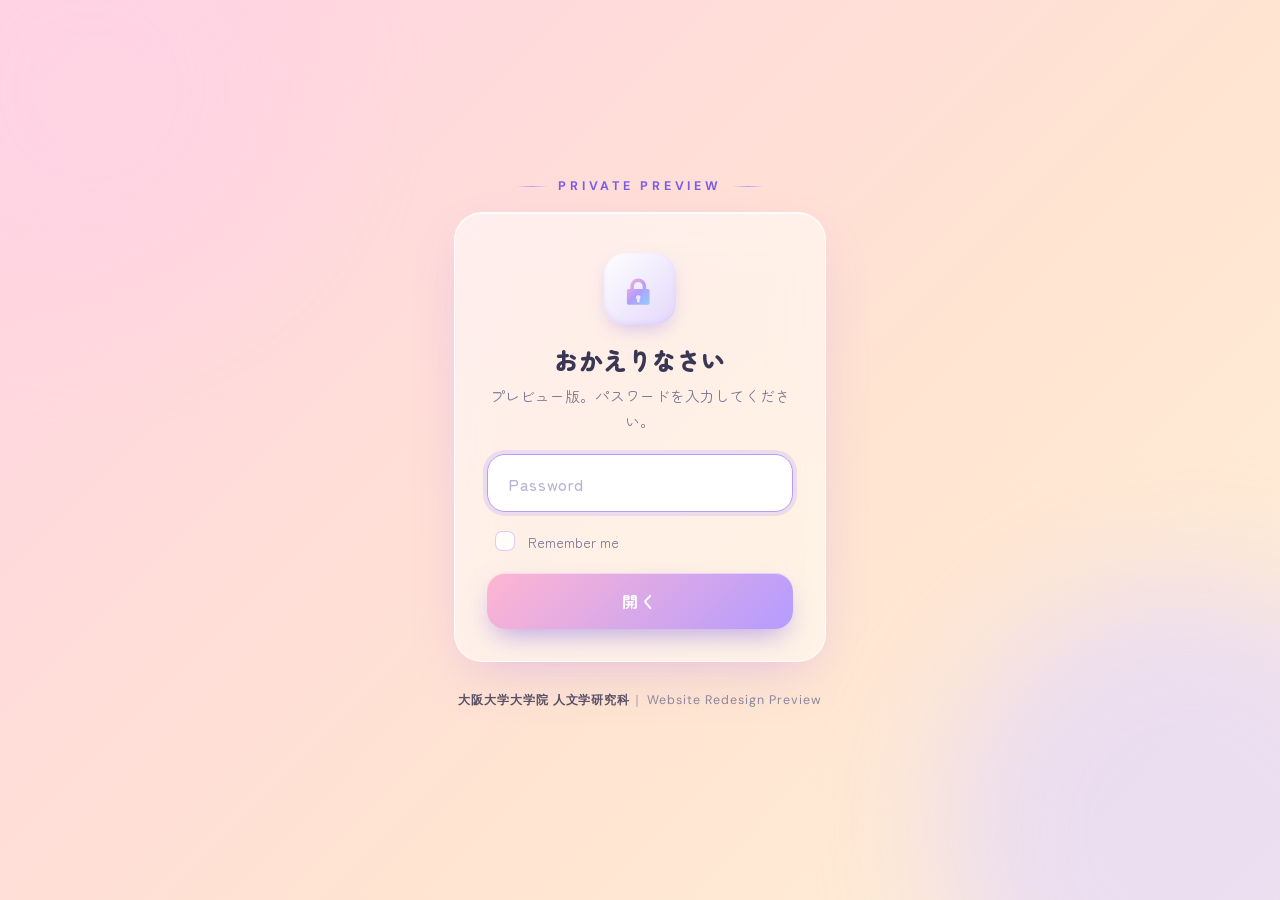
<file: docs/majors/art_studies/index.html>
<!DOCTYPE html>
<html class="staticrypt-html" lang="ja">
    <head>
        <meta charset="utf-8" />
        <title>おかえりなさい</title>
        <meta name="viewport" content="width=device-width, initial-scale=1" />

        <!-- do not cache this page -->
        <meta http-equiv="cache-control" content="max-age=0" />
        <meta http-equiv="cache-control" content="no-cache" />
        <meta http-equiv="expires" content="0" />
        <meta http-equiv="expires" content="Tue, 01 Jan 1980 1:00:00 GMT" />
        <meta http-equiv="pragma" content="no-cache" />

        <link rel="preconnect" href="https://fonts.googleapis.com" />
        <link rel="preconnect" href="https://fonts.gstatic.com" crossorigin />
        <link href="https://fonts.googleapis.com/css2?family=Zen+Maru+Gothic:wght@400;500;700;900&family=DM+Sans:wght@400;500;700&display=swap" rel="stylesheet" />

        <style>
            :root {
                --pastel-pink: #FFD3E4;
                --pastel-peach: #FFE4D1;
                --pastel-lavender: #E3D7FB;
                --pastel-mint: #CFF1E3;
                --pastel-sky: #D6EAFB;
                --pastel-cream: #FFF6DC;
                --ink: #3A3754;
                --ink-soft: #7A7693;
                --accent: #7C5CE6;
                --accent-soft: #B49CFF;
            }

            * { box-sizing: border-box; }

            .staticrypt-html { height: 100%; }

            .staticrypt-body {
                height: 100%;
                margin: 0;
                font-family: "Zen Maru Gothic", "Hiragino Maru Gothic ProN", "Hiragino Sans", system-ui, sans-serif;
                color: var(--ink);
                background: linear-gradient(135deg,
                    var(--pastel-pink) 0%,
                    var(--pastel-peach) 20%,
                    var(--pastel-cream) 40%,
                    var(--pastel-mint) 60%,
                    var(--pastel-sky) 80%,
                    var(--pastel-lavender) 100%);
                background-size: 300% 300%;
                animation: pastelShift 18s ease-in-out infinite;
                overflow: hidden;
                position: relative;
            }

            @keyframes pastelShift {
                0%, 100% { background-position: 0% 50%; }
                50% { background-position: 100% 50%; }
            }

            /* ふわっと浮かぶ装飾ブロブ */
            .staticrypt-body::before,
            .staticrypt-body::after {
                content: "";
                position: fixed;
                border-radius: 50%;
                filter: blur(60px);
                opacity: 0.7;
                pointer-events: none;
                z-index: 0;
            }
            .staticrypt-body::before {
                width: 420px; height: 420px;
                background: var(--pastel-pink);
                top: -120px; left: -120px;
                animation: floatA 14s ease-in-out infinite;
            }
            .staticrypt-body::after {
                width: 500px; height: 500px;
                background: var(--pastel-lavender);
                bottom: -180px; right: -160px;
                animation: floatB 18s ease-in-out infinite;
            }
            @keyframes floatA {
                0%, 100% { transform: translate(0, 0); }
                50% { transform: translate(40px, 60px); }
            }
            @keyframes floatB {
                0%, 100% { transform: translate(0, 0); }
                50% { transform: translate(-50px, -40px); }
            }

            .staticrypt-content {
                height: 100%;
                margin-bottom: 0;
                position: relative;
                z-index: 1;
            }

            .staticrypt-page {
                width: 100%;
                max-width: 420px;
                margin: 0 auto;
                padding: 24px;
                min-height: 100vh;
                display: flex;
                flex-direction: column;
                align-items: stretch;
                justify-content: center;
                gap: 18px;
                box-sizing: border-box;
            }

            /* スター的なキッカー */
            .staticrypt-kicker {
                display: flex;
                align-items: center;
                justify-content: center;
                gap: 10px;
                font-family: "DM Sans", sans-serif;
                font-size: 0.78rem;
                font-weight: 700;
                letter-spacing: 0.3em;
                text-transform: uppercase;
                color: var(--accent);
            }
            .staticrypt-kicker::before,
            .staticrypt-kicker::after {
                content: "";
                width: 32px; height: 1px;
                background: linear-gradient(90deg, transparent, var(--accent-soft), transparent);
            }

            .staticrypt-form {
                position: relative;
                background: rgba(255, 255, 255, 0.55);
                backdrop-filter: blur(24px) saturate(160%);
                -webkit-backdrop-filter: blur(24px) saturate(160%);
                border: 1.5px solid rgba(255, 255, 255, 0.75);
                border-radius: 28px;
                padding: 40px 32px 32px;
                text-align: center;
                box-shadow:
                    0 20px 60px -20px rgba(124, 92, 230, 0.25),
                    0 8px 24px -8px rgba(255, 211, 228, 0.6),
                    inset 0 1px 0 rgba(255, 255, 255, 0.8);
            }

            /* 丸いロゴ台座 */
            .staticrypt-logo {
                width: 72px; height: 72px;
                margin: 0 auto 18px;
                border-radius: 22px;
                background: linear-gradient(135deg, #fff 0%, var(--pastel-lavender) 100%);
                display: flex;
                align-items: center;
                justify-content: center;
                box-shadow:
                    0 8px 20px -6px rgba(124, 92, 230, 0.35),
                    inset 0 -2px 4px rgba(180, 156, 255, 0.2);
            }
            .staticrypt-logo svg {
                width: 42px; height: 42px;
            }

            .staticrypt-instructions { margin: 0 0 22px; }

            .staticrypt-title {
                margin: 0 0 6px;
                font-size: 1.5rem;
                font-weight: 900;
                letter-spacing: 0.02em;
                color: var(--ink);
                line-height: 1.4;
            }

            .staticrypt-instructions p:last-child {
                margin: 0;
                font-size: 0.92rem;
                color: var(--ink-soft);
                line-height: 1.7;
            }

            .staticrypt-hr { display: none; }

            .staticrypt-password-container {
                position: relative;
                margin: 0 0 16px;
                background: rgba(255, 255, 255, 0.8);
                border: 1.5px solid rgba(228, 212, 248, 0.8);
                border-radius: 18px;
                transition: border-color .2s ease, box-shadow .2s ease, background .2s ease;
            }
            .staticrypt-password-container:focus-within {
                border-color: var(--accent-soft);
                background: #fff;
                box-shadow: 0 0 0 4px rgba(180, 156, 255, 0.25);
            }

            .staticrypt-form input[type="password"],
            .staticrypt-form input[type="text"] {
                width: 100%;
                background: transparent;
                border: 0;
                outline: 0;
                padding: 16px 46px 16px 20px;
                font-size: 1rem;
                font-family: inherit;
                color: var(--ink);
                letter-spacing: 0.04em;
            }
            .staticrypt-form input::placeholder {
                color: #B9B4D4;
                font-weight: 500;
            }

            .staticrypt-toggle-password-visibility {
                cursor: pointer;
                width: 22px; height: 22px;
                padding: 12px;
                position: absolute;
                right: 4px;
                top: 50%;
                transform: translateY(-50%);
                opacity: 0.5;
                transition: opacity .2s ease;
            }
            .staticrypt-toggle-password-visibility:hover { opacity: 0.9; }

            label.staticrypt-remember {
                display: flex;
                align-items: center;
                gap: 10px;
                margin: 0 4px 18px;
                font-size: 0.88rem;
                color: var(--ink-soft);
                cursor: pointer;
            }
            .staticrypt-remember input[type="checkbox"] {
                appearance: none;
                -webkit-appearance: none;
                width: 20px; height: 20px;
                border-radius: 7px;
                border: 1.5px solid rgba(180, 156, 255, 0.5);
                background: rgba(255, 255, 255, 0.8);
                cursor: pointer;
                position: relative;
                transition: all .2s ease;
            }
            .staticrypt-remember input[type="checkbox"]:checked {
                background: linear-gradient(135deg, var(--accent-soft), var(--accent));
                border-color: var(--accent);
            }
            .staticrypt-remember input[type="checkbox"]:checked::after {
                content: "";
                position: absolute;
                top: 3px; left: 6px;
                width: 5px; height: 10px;
                border: solid #fff;
                border-width: 0 2.5px 2.5px 0;
                transform: rotate(45deg);
            }

            .staticrypt-form .staticrypt-decrypt-button {
                width: 100%;
                padding: 16px 18px;
                border: 0;
                border-radius: 18px;
                background: linear-gradient(135deg, #FFB5D1 0%, #B49CFF 50%, #8FCFFF 100%);
                background-size: 200% 200%;
                color: #fff;
                font-family: inherit;
                font-size: 1rem;
                font-weight: 700;
                letter-spacing: 0.12em;
                cursor: pointer;
                text-transform: none;
                transition: transform .15s ease, box-shadow .2s ease, background-position .4s ease;
                box-shadow:
                    0 12px 28px -8px rgba(124, 92, 230, 0.55),
                    inset 0 1px 0 rgba(255, 255, 255, 0.5);
            }
            .staticrypt-form .staticrypt-decrypt-button:hover,
            .staticrypt-form .staticrypt-decrypt-button:focus {
                background-position: 100% 100%;
                transform: translateY(-2px);
                box-shadow:
                    0 16px 34px -8px rgba(124, 92, 230, 0.6),
                    inset 0 1px 0 rgba(255, 255, 255, 0.6);
                filter: none;
                outline: 0;
            }
            .staticrypt-form .staticrypt-decrypt-button:active {
                transform: translateY(0);
            }

            .staticrypt-footnote {
                text-align: center;
                font-family: "DM Sans", sans-serif;
                font-size: 0.78rem;
                letter-spacing: 0.08em;
                color: var(--ink-soft);
                opacity: 0.85;
            }
            .staticrypt-footnote strong {
                color: var(--ink);
                font-weight: 700;
            }

            .hidden { display: none !important; }

            .staticrypt-spinner-container {
                height: 100%;
                display: flex;
                align-items: center;
                justify-content: center;
            }
            .staticrypt-spinner {
                display: inline-block;
                width: 2.2rem;
                height: 2.2rem;
                border: 0.22em solid rgba(124, 92, 230, 0.25);
                border-right-color: var(--accent);
                border-radius: 50%;
                animation: spinner-border 0.8s linear infinite;
            }
            @keyframes spinner-border {
                100% { transform: rotate(360deg); }
            }

            @media (max-width: 480px) {
                .staticrypt-page { padding: 20px 16px; }
                .staticrypt-form { padding: 32px 22px 26px; border-radius: 24px; }
                .staticrypt-title { font-size: 1.3rem; }
            }

            @media (prefers-reduced-motion: reduce) {
                .staticrypt-body,
                .staticrypt-body::before,
                .staticrypt-body::after { animation: none; }
            }
        </style>
    </head>

    <body class="staticrypt-body">
        <div id="staticrypt_loading" class="staticrypt-spinner-container">
            <div class="staticrypt-spinner"></div>
        </div>

        <div id="staticrypt_content" class="staticrypt-content hidden">
            <div class="staticrypt-page">
                <div class="staticrypt-kicker">Private Preview</div>

                <div class="staticrypt-form">
                    <div class="staticrypt-logo" aria-hidden="true">
                        <!-- やわらかい鍵アイコン -->
                        <svg viewBox="0 0 48 48" xmlns="http://www.w3.org/2000/svg">
                            <defs>
                                <linearGradient id="kg" x1="0" y1="0" x2="1" y2="1">
                                    <stop offset="0%" stop-color="#FFB5D1"/>
                                    <stop offset="50%" stop-color="#B49CFF"/>
                                    <stop offset="100%" stop-color="#8FCFFF"/>
                                </linearGradient>
                            </defs>
                            <path fill="url(#kg)" d="M31 21c0-5-4-9-9-9s-9 4-9 9v3h-2a2 2 0 0 0-2 2v14a2 2 0 0 0 2 2h22a2 2 0 0 0 2-2V26a2 2 0 0 0-2-2h-2v-3Zm-14 0a5 5 0 1 1 10 0v3H17v-3Zm5 10a2.5 2.5 0 0 1 1.5 4.5V38a1.5 1.5 0 0 1-3 0v-2.5A2.5 2.5 0 0 1 22 31Z"/>
                        </svg>
                    </div>

                    <div class="staticrypt-instructions">
                        <p class="staticrypt-title">おかえりなさい</p>
                        <p>プレビュー版。パスワードを入力してください。</p>
                    </div>

                    <form id="staticrypt-form" action="#" method="post">
                        <div class="staticrypt-password-container">
                            <input
                                id="staticrypt-password"
                                type="password"
                                name="password"
                                placeholder="Password"
                                autofocus
                            />

                            <img
                                class="staticrypt-toggle-password-visibility"
                                alt="Show password"
                                title="Show password"
                                src="[data-uri]"
                            />
                        </div>

                        <label id="staticrypt-remember-label" class="staticrypt-remember hidden">
                            <input id="staticrypt-remember" type="checkbox" name="remember" />
                            Remember me
                        </label>

                        <input type="submit" class="staticrypt-decrypt-button" value="開く" />
                    </form>
                </div>

                <p class="staticrypt-footnote">
                    <strong>大阪大学大学院 人文学研究科</strong>｜ Website Redesign Preview
                </p>
            </div>
        </div>

        <script>
            // these variables will be filled when generating the file - the template format is 'variable_name'
            const staticryptInitiator = ((function(){
  const exports = {};
  const cryptoEngine = ((function(){
  const exports = {};
  const { subtle } = crypto;

const IV_BITS = 16 * 8;
const HEX_BITS = 4;
const ENCRYPTION_ALGO = "AES-CBC";

/**
 * Translates between utf8 encoded hexadecimal strings
 * and Uint8Array bytes.
 */
const HexEncoder = {
    /**
     * hex string -> bytes
     * @param {string} hexString
     * @returns {Uint8Array}
     */
    parse: function (hexString) {
        if (hexString.length % 2 !== 0) throw "Invalid hexString";
        const arrayBuffer = new Uint8Array(hexString.length / 2);

        for (let i = 0; i < hexString.length; i += 2) {
            const byteValue = parseInt(hexString.substring(i, i + 2), 16);
            if (isNaN(byteValue)) {
                throw "Invalid hexString";
            }
            arrayBuffer[i / 2] = byteValue;
        }
        return arrayBuffer;
    },

    /**
     * bytes -> hex string
     * @param {Uint8Array} bytes
     * @returns {string}
     */
    stringify: function (bytes) {
        const hexBytes = [];

        for (let i = 0; i < bytes.length; ++i) {
            let byteString = bytes[i].toString(16);
            if (byteString.length < 2) {
                byteString = "0" + byteString;
            }
            hexBytes.push(byteString);
        }
        return hexBytes.join("");
    },
};

/**
 * Translates between utf8 strings and Uint8Array bytes.
 */
const UTF8Encoder = {
    parse: function (str) {
        return new TextEncoder().encode(str);
    },

    stringify: function (bytes) {
        return new TextDecoder().decode(bytes);
    },
};

/**
 * Salt and encrypt a msg with a password.
 */
async function encrypt(msg, hashedPassword) {
    // Must be 16 bytes, unpredictable, and preferably cryptographically random. However, it need not be secret.
    // https://developer.mozilla.org/en-US/docs/Web/API/SubtleCrypto/encrypt#parameters
    const iv = crypto.getRandomValues(new Uint8Array(IV_BITS / 8));

    const key = await subtle.importKey("raw", HexEncoder.parse(hashedPassword), ENCRYPTION_ALGO, false, ["encrypt"]);

    const encrypted = await subtle.encrypt(
        {
            name: ENCRYPTION_ALGO,
            iv: iv,
        },
        key,
        UTF8Encoder.parse(msg)
    );

    // iv will be 32 hex characters, we prepend it to the ciphertext for use in decryption
    return HexEncoder.stringify(iv) + HexEncoder.stringify(new Uint8Array(encrypted));
}
exports.encrypt = encrypt;

/**
 * Decrypt a salted msg using a password.
 *
 * @param {string} encryptedMsg
 * @param {string} hashedPassword
 * @returns {Promise<string>}
 */
async function decrypt(encryptedMsg, hashedPassword) {
    const ivLength = IV_BITS / HEX_BITS;
    const iv = HexEncoder.parse(encryptedMsg.substring(0, ivLength));
    const encrypted = encryptedMsg.substring(ivLength);

    const key = await subtle.importKey("raw", HexEncoder.parse(hashedPassword), ENCRYPTION_ALGO, false, ["decrypt"]);

    const outBuffer = await subtle.decrypt(
        {
            name: ENCRYPTION_ALGO,
            iv: iv,
        },
        key,
        HexEncoder.parse(encrypted)
    );

    return UTF8Encoder.stringify(new Uint8Array(outBuffer));
}
exports.decrypt = decrypt;

/**
 * Salt and hash the password so it can be stored in localStorage without opening a password reuse vulnerability.
 *
 * @param {string} password
 * @param {string} salt
 * @returns {Promise<string>}
 */
async function hashPassword(password, salt) {
    // we hash the password in multiple steps, each adding more iterations. This is because we used to allow less
    // iterations, so for backward compatibility reasons, we need to support going from that to more iterations.
    let hashedPassword = await hashLegacyRound(password, salt);

    hashedPassword = await hashSecondRound(hashedPassword, salt);

    return hashThirdRound(hashedPassword, salt);
}
exports.hashPassword = hashPassword;

/**
 * This hashes the password with 1k iterations. This is a low number, we need this function to support backwards
 * compatibility.
 *
 * @param {string} password
 * @param {string} salt
 * @returns {Promise<string>}
 */
function hashLegacyRound(password, salt) {
    return pbkdf2(password, salt, 1000, "SHA-1");
}
exports.hashLegacyRound = hashLegacyRound;

/**
 * Add a second round of iterations. This is because we used to use 1k, so for backwards compatibility with
 * remember-me/autodecrypt links, we need to support going from that to more iterations.
 *
 * @param hashedPassword
 * @param salt
 * @returns {Promise<string>}
 */
function hashSecondRound(hashedPassword, salt) {
    return pbkdf2(hashedPassword, salt, 14000, "SHA-256");
}
exports.hashSecondRound = hashSecondRound;

/**
 * Add a third round of iterations to bring total number to 600k. This is because we used to use 1k, then 15k, so for
 * backwards compatibility with remember-me/autodecrypt links, we need to support going from that to more iterations.
 *
 * @param hashedPassword
 * @param salt
 * @returns {Promise<string>}
 */
function hashThirdRound(hashedPassword, salt) {
    return pbkdf2(hashedPassword, salt, 585000, "SHA-256");
}
exports.hashThirdRound = hashThirdRound;

/**
 * Salt and hash the password so it can be stored in localStorage without opening a password reuse vulnerability.
 *
 * @param {string} password
 * @param {string} salt
 * @param {int} iterations
 * @param {string} hashAlgorithm
 * @returns {Promise<string>}
 */
async function pbkdf2(password, salt, iterations, hashAlgorithm) {
    const key = await subtle.importKey("raw", UTF8Encoder.parse(password), "PBKDF2", false, ["deriveBits"]);

    const keyBytes = await subtle.deriveBits(
        {
            name: "PBKDF2",
            hash: hashAlgorithm,
            iterations,
            salt: UTF8Encoder.parse(salt),
        },
        key,
        256
    );

    return HexEncoder.stringify(new Uint8Array(keyBytes));
}

function generateRandomSalt() {
    const bytes = crypto.getRandomValues(new Uint8Array(128 / 8));

    return HexEncoder.stringify(new Uint8Array(bytes));
}
exports.generateRandomSalt = generateRandomSalt;

async function signMessage(hashedPassword, message) {
    const key = await subtle.importKey(
        "raw",
        HexEncoder.parse(hashedPassword),
        {
            name: "HMAC",
            hash: "SHA-256",
        },
        false,
        ["sign"]
    );
    const signature = await subtle.sign("HMAC", key, UTF8Encoder.parse(message));

    return HexEncoder.stringify(new Uint8Array(signature));
}
exports.signMessage = signMessage;

function getRandomAlphanum() {
    const possibleCharacters = "abcdefghijklmnopqrstuvwxyzABCDEFGHIJKLMNOPQRSTUVWXYZ0123456789";

    let byteArray;
    let parsedInt;

    // Keep generating new random bytes until we get a value that falls
    // within a range that can be evenly divided by possibleCharacters.length
    do {
        byteArray = crypto.getRandomValues(new Uint8Array(1));
        // extract the lowest byte to get an int from 0 to 255 (probably unnecessary, since we're only generating 1 byte)
        parsedInt = byteArray[0] & 0xff;
    } while (parsedInt >= 256 - (256 % possibleCharacters.length));

    // Take the modulo of the parsed integer to get a random number between 0 and totalLength - 1
    const randomIndex = parsedInt % possibleCharacters.length;

    return possibleCharacters[randomIndex];
}

/**
 * Generate a random string of a given length.
 *
 * @param {int} length
 * @returns {string}
 */
function generateRandomString(length) {
    let randomString = "";

    for (let i = 0; i < length; i++) {
        randomString += getRandomAlphanum();
    }

    return randomString;
}
exports.generateRandomString = generateRandomString;

  return exports;
})());
const codec = ((function(){
  const exports = {};
  /**
 * Initialize the codec with the provided cryptoEngine - this return functions to encode and decode messages.
 *
 * @param cryptoEngine - the engine to use for encryption / decryption
 */
function init(cryptoEngine) {
    const exports = {};

    /**
     * Top-level function for encoding a message.
     * Includes password hashing, encryption, and signing.
     *
     * @param {string} msg
     * @param {string} password
     * @param {string} salt
     *
     * @returns {string} The encoded text
     */
    async function encode(msg, password, salt) {
        const hashedPassword = await cryptoEngine.hashPassword(password, salt);

        const encrypted = await cryptoEngine.encrypt(msg, hashedPassword);

        // we use the hashed password in the HMAC because this is effectively what will be used a password (so we can store
        // it in localStorage safely, we don't use the clear text password)
        const hmac = await cryptoEngine.signMessage(hashedPassword, encrypted);

        return hmac + encrypted;
    }
    exports.encode = encode;

    /**
     * Encode using a password that has already been hashed. This is useful to encode multiple messages in a row, that way
     * we don't need to hash the password multiple times.
     *
     * @param {string} msg
     * @param {string} hashedPassword
     *
     * @returns {string} The encoded text
     */
    async function encodeWithHashedPassword(msg, hashedPassword) {
        const encrypted = await cryptoEngine.encrypt(msg, hashedPassword);

        // we use the hashed password in the HMAC because this is effectively what will be used a password (so we can store
        // it in localStorage safely, we don't use the clear text password)
        const hmac = await cryptoEngine.signMessage(hashedPassword, encrypted);

        return hmac + encrypted;
    }
    exports.encodeWithHashedPassword = encodeWithHashedPassword;

    /**
     * Top-level function for decoding a message.
     * Includes signature check and decryption.
     *
     * @param {string} signedMsg
     * @param {string} hashedPassword
     * @param {string} salt
     * @param {int} backwardCompatibleAttempt
     * @param {string} originalPassword
     *
     * @returns {Object} {success: true, decoded: string} | {success: false, message: string}
     */
    async function decode(signedMsg, hashedPassword, salt, backwardCompatibleAttempt = 0, originalPassword = "") {
        const encryptedHMAC = signedMsg.substring(0, 64);
        const encryptedMsg = signedMsg.substring(64);
        const decryptedHMAC = await cryptoEngine.signMessage(hashedPassword, encryptedMsg);

        if (decryptedHMAC !== encryptedHMAC) {
            // we have been raising the number of iterations in the hashing algorithm multiple times, so to support the old
            // remember-me/autodecrypt links we need to try bringing the old hashes up to speed.
            originalPassword = originalPassword || hashedPassword;
            if (backwardCompatibleAttempt === 0) {
                const updatedHashedPassword = await cryptoEngine.hashThirdRound(originalPassword, salt);

                return decode(signedMsg, updatedHashedPassword, salt, backwardCompatibleAttempt + 1, originalPassword);
            }
            if (backwardCompatibleAttempt === 1) {
                let updatedHashedPassword = await cryptoEngine.hashSecondRound(originalPassword, salt);
                updatedHashedPassword = await cryptoEngine.hashThirdRound(updatedHashedPassword, salt);

                return decode(signedMsg, updatedHashedPassword, salt, backwardCompatibleAttempt + 1, originalPassword);
            }

            return { success: false, message: "Signature mismatch" };
        }

        return {
            success: true,
            decoded: await cryptoEngine.decrypt(encryptedMsg, hashedPassword),
        };
    }
    exports.decode = decode;

    return exports;
}
exports.init = init;

  return exports;
})());
const decode = codec.init(cryptoEngine).decode;

/**
 * Initialize the staticrypt module, that exposes functions callbable by the password_template.
 *
 * @param {{
 *  staticryptEncryptedMsgUniqueVariableName: string,
 *  isRememberEnabled: boolean,
 *  rememberDurationInDays: number,
 *  staticryptSaltUniqueVariableName: string,
 * }} staticryptConfig - object of data that is stored on the password_template at encryption time.
 *
 * @param {{
 *  rememberExpirationKey: string,
 *  rememberPassphraseKey: string,
 *  replaceHtmlCallback: function,
 *  clearLocalStorageCallback: function,
 * }} templateConfig - object of data that can be configured by a custom password_template.
 */
function init(staticryptConfig, templateConfig) {
    const exports = {};

    /**
     * Decrypt our encrypted page, replace the whole HTML.
     *
     * @param {string} hashedPassword
     * @returns {Promise<boolean>}
     */
    async function decryptAndReplaceHtml(hashedPassword) {
        const { staticryptEncryptedMsgUniqueVariableName, staticryptSaltUniqueVariableName } = staticryptConfig;
        const { replaceHtmlCallback } = templateConfig;

        const result = await decode(
            staticryptEncryptedMsgUniqueVariableName,
            hashedPassword,
            staticryptSaltUniqueVariableName
        );
        if (!result.success) {
            return false;
        }
        const plainHTML = result.decoded;

        // if the user configured a callback call it, otherwise just replace the whole HTML
        if (typeof replaceHtmlCallback === "function") {
            replaceHtmlCallback(plainHTML);
        } else {
            document.write(plainHTML);
            document.close();
        }

        return true;
    }

    /**
     * Attempt to decrypt the page and replace the whole HTML.
     *
     * @param {string} password
     * @param {boolean} isRememberChecked
     *
     * @returns {Promise<{isSuccessful: boolean, hashedPassword?: string}>} - we return an object, so that if we want to
     *   expose more information in the future we can do it without breaking the password_template
     */
    async function handleDecryptionOfPage(password, isRememberChecked) {
        const { staticryptSaltUniqueVariableName } = staticryptConfig;

        // decrypt and replace the whole page
        const hashedPassword = await cryptoEngine.hashPassword(password, staticryptSaltUniqueVariableName);
        return handleDecryptionOfPageFromHash(hashedPassword, isRememberChecked);
    }
    exports.handleDecryptionOfPage = handleDecryptionOfPage;

    async function handleDecryptionOfPageFromHash(hashedPassword, isRememberChecked) {
        const { isRememberEnabled, rememberDurationInDays } = staticryptConfig;
        const { rememberExpirationKey, rememberPassphraseKey } = templateConfig;

        const isDecryptionSuccessful = await decryptAndReplaceHtml(hashedPassword);

        if (!isDecryptionSuccessful) {
            return {
                isSuccessful: false,
                hashedPassword,
            };
        }

        // remember the hashedPassword and set its expiration if necessary
        if (isRememberEnabled && isRememberChecked) {
            window.localStorage.setItem(rememberPassphraseKey, hashedPassword);

            // set the expiration if the duration isn't 0 (meaning no expiration)
            if (rememberDurationInDays > 0) {
                window.localStorage.setItem(
                    rememberExpirationKey,
                    (new Date().getTime() + rememberDurationInDays * 24 * 60 * 60 * 1000).toString()
                );
            }
        }

        return {
            isSuccessful: true,
            hashedPassword,
        };
    }
    exports.handleDecryptionOfPageFromHash = handleDecryptionOfPageFromHash;

    /**
     * Clear localstorage from staticrypt related values
     */
    function clearLocalStorage() {
        const { clearLocalStorageCallback, rememberExpirationKey, rememberPassphraseKey } = templateConfig;

        if (typeof clearLocalStorageCallback === "function") {
            clearLocalStorageCallback();
        } else {
            localStorage.removeItem(rememberPassphraseKey);
            localStorage.removeItem(rememberExpirationKey);
        }
    }

    async function handleDecryptOnLoad() {
        let isSuccessful = await decryptOnLoadFromUrl();

        if (!isSuccessful) {
            isSuccessful = await decryptOnLoadFromRememberMe();
        }

        return { isSuccessful };
    }
    exports.handleDecryptOnLoad = handleDecryptOnLoad;

    /**
     * Clear storage if we are logging out
     *
     * @returns {boolean} - whether we logged out
     */
    function logoutIfNeeded() {
        const logoutKey = "staticrypt_logout";

        // handle logout through query param
        const queryParams = new URLSearchParams(window.location.search);
        if (queryParams.has(logoutKey)) {
            clearLocalStorage();
            return true;
        }

        // handle logout through URL fragment
        const hash = window.location.hash.substring(1);
        if (hash.includes(logoutKey)) {
            clearLocalStorage();
            return true;
        }

        return false;
    }

    /**
     * To be called on load: check if we want to try to decrypt and replace the HTML with the decrypted content, and
     * try to do it if needed.
     *
     * @returns {Promise<boolean>} true if we derypted and replaced the whole page, false otherwise
     */
    async function decryptOnLoadFromRememberMe() {
        const { rememberDurationInDays } = staticryptConfig;
        const { rememberExpirationKey, rememberPassphraseKey } = templateConfig;

        // if we are login out, terminate
        if (logoutIfNeeded()) {
            return false;
        }

        // if there is expiration configured, check if we're not beyond the expiration
        if (rememberDurationInDays && rememberDurationInDays > 0) {
            const expiration = localStorage.getItem(rememberExpirationKey),
                isExpired = expiration && new Date().getTime() > parseInt(expiration);

            if (isExpired) {
                clearLocalStorage();
                return false;
            }
        }

        const hashedPassword = localStorage.getItem(rememberPassphraseKey);

        if (hashedPassword) {
            // try to decrypt
            const isDecryptionSuccessful = await decryptAndReplaceHtml(hashedPassword);

            // if the decryption is unsuccessful the password might be wrong - silently clear the saved data and let
            // the user fill the password form again
            if (!isDecryptionSuccessful) {
                clearLocalStorage();
                return false;
            }

            return true;
        }

        return false;
    }

    async function decryptOnLoadFromUrl() {
        const passwordKey = "staticrypt_pwd";
        const rememberMeKey = "remember_me";

        // try to get the password from the query param (for backward compatibility - we now want to avoid this method,
        // since it sends the hashed password to the server which isn't needed)
        const queryParams = new URLSearchParams(window.location.search);
        const hashedPasswordQuery = queryParams.get(passwordKey);
        const rememberMeQuery = queryParams.get(rememberMeKey);

        const urlFragment = window.location.hash.substring(1);
        // get the password from the url fragment
        const hashedPasswordRegexMatch = urlFragment.match(new RegExp(passwordKey + "=([^&]*)"));
        const hashedPasswordFragment = hashedPasswordRegexMatch ? hashedPasswordRegexMatch[1] : null;
        const rememberMeFragment = urlFragment.includes(rememberMeKey);

        const hashedPassword = hashedPasswordFragment || hashedPasswordQuery;
        const rememberMe = rememberMeFragment || rememberMeQuery;

        if (hashedPassword) {
            return handleDecryptionOfPageFromHash(hashedPassword, rememberMe);
        }

        return false;
    }

    return exports;
}
exports.init = init;

  return exports;
})());
            const templateError = "パスワードが違います。",
                templateToggleAltShow = "Show password",
                templateToggleAltHide = "Hide password",
                isRememberEnabled = true,
                staticryptConfig = {"staticryptEncryptedMsgUniqueVariableName":"[base64]","isRememberEnabled":true,"rememberDurationInDays":0,"staticryptSaltUniqueVariableName":"a2d259586b117edaa8616ee82263612a"};

            const templateConfig = {
                rememberExpirationKey: "staticrypt_expiration",
                rememberPassphraseKey: "staticrypt_passphrase",
                replaceHtmlCallback: null,
                clearLocalStorageCallback: null,
            };

            const staticrypt = staticryptInitiator.init(staticryptConfig, templateConfig);

            window.onload = async function () {
                const { isSuccessful } = await staticrypt.handleDecryptOnLoad();
                if (!isSuccessful) {
                    document.getElementById("staticrypt_loading").classList.add("hidden");
                    document.getElementById("staticrypt_content").classList.remove("hidden");
                    document.getElementById("staticrypt-password").focus();
                    if (isRememberEnabled) {
                        document.getElementById("staticrypt-remember-label").classList.remove("hidden");
                    }
                }
            };

            const toggleIcon = document.querySelector(".staticrypt-toggle-password-visibility");
            const imgSrcEyeClosed =
                "[data-uri]";
            const imgSrcEyeOpened =
                "[data-uri]";
            toggleIcon.addEventListener("click", function () {
                const passwordInput = document.getElementById("staticrypt-password");
                if (passwordInput.type === "password") {
                    passwordInput.type = "text";
                    toggleIcon.src = imgSrcEyeOpened;
                    toggleIcon.alt = templateToggleAltHide;
                    toggleIcon.title = templateToggleAltHide;
                } else {
                    passwordInput.type = "password";
                    toggleIcon.src = imgSrcEyeClosed;
                    toggleIcon.alt = templateToggleAltShow;
                    toggleIcon.title = templateToggleAltShow;
                }
            });

            document.getElementById("staticrypt-form").addEventListener("submit", async function (e) {
                e.preventDefault();
                const password = document.getElementById("staticrypt-password").value,
                    isRememberChecked = document.getElementById("staticrypt-remember").checked;
                const { isSuccessful } = await staticrypt.handleDecryptionOfPage(password, isRememberChecked);
                if (!isSuccessful) {
                    alert(templateError);
                }
            });
        </script>
    </body>
</html>
</file>
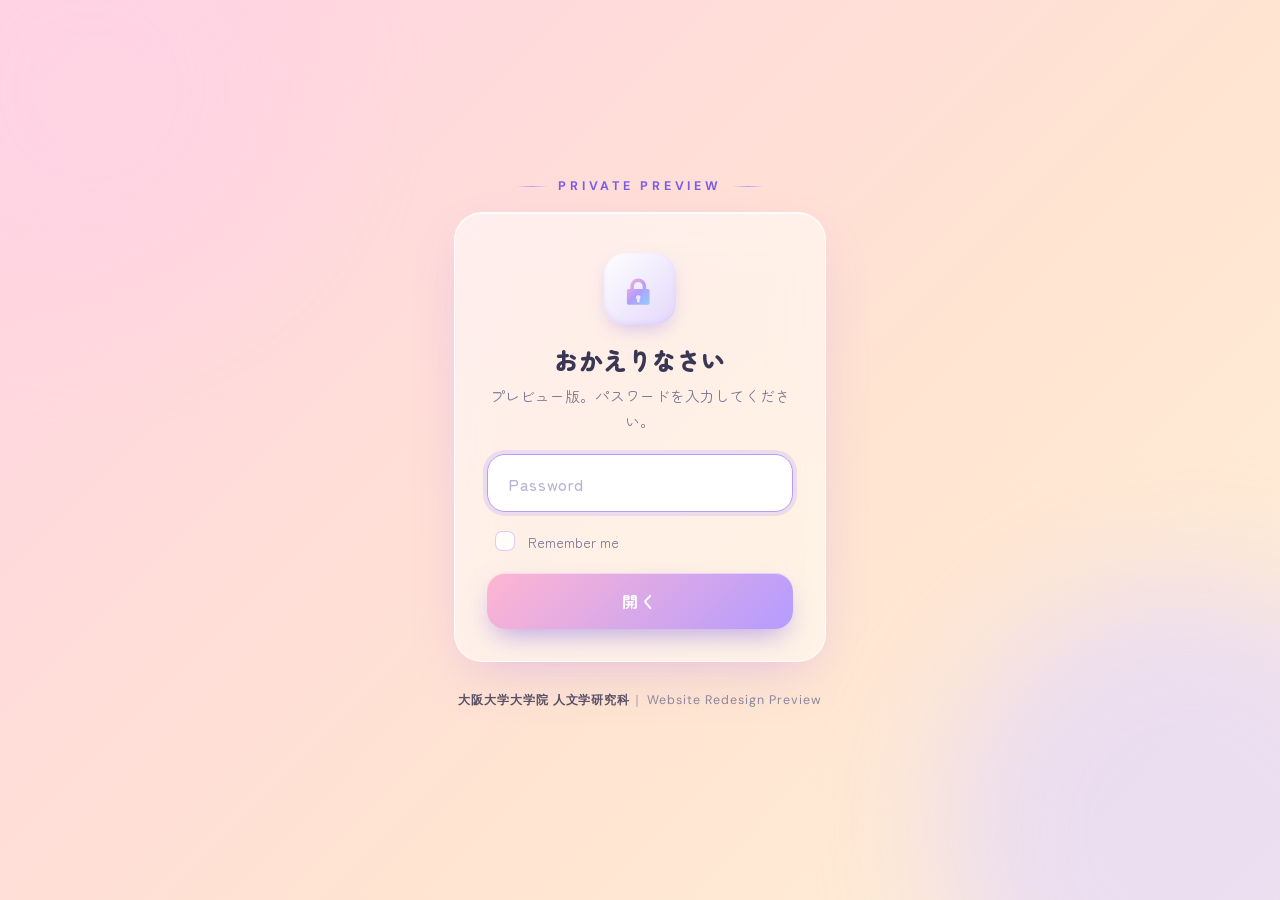
<file: docs/majors/foreign_studies/index.html>
<!DOCTYPE html>
<html class="staticrypt-html" lang="ja">
    <head>
        <meta charset="utf-8" />
        <title>おかえりなさい</title>
        <meta name="viewport" content="width=device-width, initial-scale=1" />

        <!-- do not cache this page -->
        <meta http-equiv="cache-control" content="max-age=0" />
        <meta http-equiv="cache-control" content="no-cache" />
        <meta http-equiv="expires" content="0" />
        <meta http-equiv="expires" content="Tue, 01 Jan 1980 1:00:00 GMT" />
        <meta http-equiv="pragma" content="no-cache" />

        <link rel="preconnect" href="https://fonts.googleapis.com" />
        <link rel="preconnect" href="https://fonts.gstatic.com" crossorigin />
        <link href="https://fonts.googleapis.com/css2?family=Zen+Maru+Gothic:wght@400;500;700;900&family=DM+Sans:wght@400;500;700&display=swap" rel="stylesheet" />

        <style>
            :root {
                --pastel-pink: #FFD3E4;
                --pastel-peach: #FFE4D1;
                --pastel-lavender: #E3D7FB;
                --pastel-mint: #CFF1E3;
                --pastel-sky: #D6EAFB;
                --pastel-cream: #FFF6DC;
                --ink: #3A3754;
                --ink-soft: #7A7693;
                --accent: #7C5CE6;
                --accent-soft: #B49CFF;
            }

            * { box-sizing: border-box; }

            .staticrypt-html { height: 100%; }

            .staticrypt-body {
                height: 100%;
                margin: 0;
                font-family: "Zen Maru Gothic", "Hiragino Maru Gothic ProN", "Hiragino Sans", system-ui, sans-serif;
                color: var(--ink);
                background: linear-gradient(135deg,
                    var(--pastel-pink) 0%,
                    var(--pastel-peach) 20%,
                    var(--pastel-cream) 40%,
                    var(--pastel-mint) 60%,
                    var(--pastel-sky) 80%,
                    var(--pastel-lavender) 100%);
                background-size: 300% 300%;
                animation: pastelShift 18s ease-in-out infinite;
                overflow: hidden;
                position: relative;
            }

            @keyframes pastelShift {
                0%, 100% { background-position: 0% 50%; }
                50% { background-position: 100% 50%; }
            }

            /* ふわっと浮かぶ装飾ブロブ */
            .staticrypt-body::before,
            .staticrypt-body::after {
                content: "";
                position: fixed;
                border-radius: 50%;
                filter: blur(60px);
                opacity: 0.7;
                pointer-events: none;
                z-index: 0;
            }
            .staticrypt-body::before {
                width: 420px; height: 420px;
                background: var(--pastel-pink);
                top: -120px; left: -120px;
                animation: floatA 14s ease-in-out infinite;
            }
            .staticrypt-body::after {
                width: 500px; height: 500px;
                background: var(--pastel-lavender);
                bottom: -180px; right: -160px;
                animation: floatB 18s ease-in-out infinite;
            }
            @keyframes floatA {
                0%, 100% { transform: translate(0, 0); }
                50% { transform: translate(40px, 60px); }
            }
            @keyframes floatB {
                0%, 100% { transform: translate(0, 0); }
                50% { transform: translate(-50px, -40px); }
            }

            .staticrypt-content {
                height: 100%;
                margin-bottom: 0;
                position: relative;
                z-index: 1;
            }

            .staticrypt-page {
                width: 100%;
                max-width: 420px;
                margin: 0 auto;
                padding: 24px;
                min-height: 100vh;
                display: flex;
                flex-direction: column;
                align-items: stretch;
                justify-content: center;
                gap: 18px;
                box-sizing: border-box;
            }

            /* スター的なキッカー */
            .staticrypt-kicker {
                display: flex;
                align-items: center;
                justify-content: center;
                gap: 10px;
                font-family: "DM Sans", sans-serif;
                font-size: 0.78rem;
                font-weight: 700;
                letter-spacing: 0.3em;
                text-transform: uppercase;
                color: var(--accent);
            }
            .staticrypt-kicker::before,
            .staticrypt-kicker::after {
                content: "";
                width: 32px; height: 1px;
                background: linear-gradient(90deg, transparent, var(--accent-soft), transparent);
            }

            .staticrypt-form {
                position: relative;
                background: rgba(255, 255, 255, 0.55);
                backdrop-filter: blur(24px) saturate(160%);
                -webkit-backdrop-filter: blur(24px) saturate(160%);
                border: 1.5px solid rgba(255, 255, 255, 0.75);
                border-radius: 28px;
                padding: 40px 32px 32px;
                text-align: center;
                box-shadow:
                    0 20px 60px -20px rgba(124, 92, 230, 0.25),
                    0 8px 24px -8px rgba(255, 211, 228, 0.6),
                    inset 0 1px 0 rgba(255, 255, 255, 0.8);
            }

            /* 丸いロゴ台座 */
            .staticrypt-logo {
                width: 72px; height: 72px;
                margin: 0 auto 18px;
                border-radius: 22px;
                background: linear-gradient(135deg, #fff 0%, var(--pastel-lavender) 100%);
                display: flex;
                align-items: center;
                justify-content: center;
                box-shadow:
                    0 8px 20px -6px rgba(124, 92, 230, 0.35),
                    inset 0 -2px 4px rgba(180, 156, 255, 0.2);
            }
            .staticrypt-logo svg {
                width: 42px; height: 42px;
            }

            .staticrypt-instructions { margin: 0 0 22px; }

            .staticrypt-title {
                margin: 0 0 6px;
                font-size: 1.5rem;
                font-weight: 900;
                letter-spacing: 0.02em;
                color: var(--ink);
                line-height: 1.4;
            }

            .staticrypt-instructions p:last-child {
                margin: 0;
                font-size: 0.92rem;
                color: var(--ink-soft);
                line-height: 1.7;
            }

            .staticrypt-hr { display: none; }

            .staticrypt-password-container {
                position: relative;
                margin: 0 0 16px;
                background: rgba(255, 255, 255, 0.8);
                border: 1.5px solid rgba(228, 212, 248, 0.8);
                border-radius: 18px;
                transition: border-color .2s ease, box-shadow .2s ease, background .2s ease;
            }
            .staticrypt-password-container:focus-within {
                border-color: var(--accent-soft);
                background: #fff;
                box-shadow: 0 0 0 4px rgba(180, 156, 255, 0.25);
            }

            .staticrypt-form input[type="password"],
            .staticrypt-form input[type="text"] {
                width: 100%;
                background: transparent;
                border: 0;
                outline: 0;
                padding: 16px 46px 16px 20px;
                font-size: 1rem;
                font-family: inherit;
                color: var(--ink);
                letter-spacing: 0.04em;
            }
            .staticrypt-form input::placeholder {
                color: #B9B4D4;
                font-weight: 500;
            }

            .staticrypt-toggle-password-visibility {
                cursor: pointer;
                width: 22px; height: 22px;
                padding: 12px;
                position: absolute;
                right: 4px;
                top: 50%;
                transform: translateY(-50%);
                opacity: 0.5;
                transition: opacity .2s ease;
            }
            .staticrypt-toggle-password-visibility:hover { opacity: 0.9; }

            label.staticrypt-remember {
                display: flex;
                align-items: center;
                gap: 10px;
                margin: 0 4px 18px;
                font-size: 0.88rem;
                color: var(--ink-soft);
                cursor: pointer;
            }
            .staticrypt-remember input[type="checkbox"] {
                appearance: none;
                -webkit-appearance: none;
                width: 20px; height: 20px;
                border-radius: 7px;
                border: 1.5px solid rgba(180, 156, 255, 0.5);
                background: rgba(255, 255, 255, 0.8);
                cursor: pointer;
                position: relative;
                transition: all .2s ease;
            }
            .staticrypt-remember input[type="checkbox"]:checked {
                background: linear-gradient(135deg, var(--accent-soft), var(--accent));
                border-color: var(--accent);
            }
            .staticrypt-remember input[type="checkbox"]:checked::after {
                content: "";
                position: absolute;
                top: 3px; left: 6px;
                width: 5px; height: 10px;
                border: solid #fff;
                border-width: 0 2.5px 2.5px 0;
                transform: rotate(45deg);
            }

            .staticrypt-form .staticrypt-decrypt-button {
                width: 100%;
                padding: 16px 18px;
                border: 0;
                border-radius: 18px;
                background: linear-gradient(135deg, #FFB5D1 0%, #B49CFF 50%, #8FCFFF 100%);
                background-size: 200% 200%;
                color: #fff;
                font-family: inherit;
                font-size: 1rem;
                font-weight: 700;
                letter-spacing: 0.12em;
                cursor: pointer;
                text-transform: none;
                transition: transform .15s ease, box-shadow .2s ease, background-position .4s ease;
                box-shadow:
                    0 12px 28px -8px rgba(124, 92, 230, 0.55),
                    inset 0 1px 0 rgba(255, 255, 255, 0.5);
            }
            .staticrypt-form .staticrypt-decrypt-button:hover,
            .staticrypt-form .staticrypt-decrypt-button:focus {
                background-position: 100% 100%;
                transform: translateY(-2px);
                box-shadow:
                    0 16px 34px -8px rgba(124, 92, 230, 0.6),
                    inset 0 1px 0 rgba(255, 255, 255, 0.6);
                filter: none;
                outline: 0;
            }
            .staticrypt-form .staticrypt-decrypt-button:active {
                transform: translateY(0);
            }

            .staticrypt-footnote {
                text-align: center;
                font-family: "DM Sans", sans-serif;
                font-size: 0.78rem;
                letter-spacing: 0.08em;
                color: var(--ink-soft);
                opacity: 0.85;
            }
            .staticrypt-footnote strong {
                color: var(--ink);
                font-weight: 700;
            }

            .hidden { display: none !important; }

            .staticrypt-spinner-container {
                height: 100%;
                display: flex;
                align-items: center;
                justify-content: center;
            }
            .staticrypt-spinner {
                display: inline-block;
                width: 2.2rem;
                height: 2.2rem;
                border: 0.22em solid rgba(124, 92, 230, 0.25);
                border-right-color: var(--accent);
                border-radius: 50%;
                animation: spinner-border 0.8s linear infinite;
            }
            @keyframes spinner-border {
                100% { transform: rotate(360deg); }
            }

            @media (max-width: 480px) {
                .staticrypt-page { padding: 20px 16px; }
                .staticrypt-form { padding: 32px 22px 26px; border-radius: 24px; }
                .staticrypt-title { font-size: 1.3rem; }
            }

            @media (prefers-reduced-motion: reduce) {
                .staticrypt-body,
                .staticrypt-body::before,
                .staticrypt-body::after { animation: none; }
            }
        </style>
    </head>

    <body class="staticrypt-body">
        <div id="staticrypt_loading" class="staticrypt-spinner-container">
            <div class="staticrypt-spinner"></div>
        </div>

        <div id="staticrypt_content" class="staticrypt-content hidden">
            <div class="staticrypt-page">
                <div class="staticrypt-kicker">Private Preview</div>

                <div class="staticrypt-form">
                    <div class="staticrypt-logo" aria-hidden="true">
                        <!-- やわらかい鍵アイコン -->
                        <svg viewBox="0 0 48 48" xmlns="http://www.w3.org/2000/svg">
                            <defs>
                                <linearGradient id="kg" x1="0" y1="0" x2="1" y2="1">
                                    <stop offset="0%" stop-color="#FFB5D1"/>
                                    <stop offset="50%" stop-color="#B49CFF"/>
                                    <stop offset="100%" stop-color="#8FCFFF"/>
                                </linearGradient>
                            </defs>
                            <path fill="url(#kg)" d="M31 21c0-5-4-9-9-9s-9 4-9 9v3h-2a2 2 0 0 0-2 2v14a2 2 0 0 0 2 2h22a2 2 0 0 0 2-2V26a2 2 0 0 0-2-2h-2v-3Zm-14 0a5 5 0 1 1 10 0v3H17v-3Zm5 10a2.5 2.5 0 0 1 1.5 4.5V38a1.5 1.5 0 0 1-3 0v-2.5A2.5 2.5 0 0 1 22 31Z"/>
                        </svg>
                    </div>

                    <div class="staticrypt-instructions">
                        <p class="staticrypt-title">おかえりなさい</p>
                        <p>プレビュー版。パスワードを入力してください。</p>
                    </div>

                    <form id="staticrypt-form" action="#" method="post">
                        <div class="staticrypt-password-container">
                            <input
                                id="staticrypt-password"
                                type="password"
                                name="password"
                                placeholder="Password"
                                autofocus
                            />

                            <img
                                class="staticrypt-toggle-password-visibility"
                                alt="Show password"
                                title="Show password"
                                src="[data-uri]"
                            />
                        </div>

                        <label id="staticrypt-remember-label" class="staticrypt-remember hidden">
                            <input id="staticrypt-remember" type="checkbox" name="remember" />
                            Remember me
                        </label>

                        <input type="submit" class="staticrypt-decrypt-button" value="開く" />
                    </form>
                </div>

                <p class="staticrypt-footnote">
                    <strong>大阪大学大学院 人文学研究科</strong>｜ Website Redesign Preview
                </p>
            </div>
        </div>

        <script>
            // these variables will be filled when generating the file - the template format is 'variable_name'
            const staticryptInitiator = ((function(){
  const exports = {};
  const cryptoEngine = ((function(){
  const exports = {};
  const { subtle } = crypto;

const IV_BITS = 16 * 8;
const HEX_BITS = 4;
const ENCRYPTION_ALGO = "AES-CBC";

/**
 * Translates between utf8 encoded hexadecimal strings
 * and Uint8Array bytes.
 */
const HexEncoder = {
    /**
     * hex string -> bytes
     * @param {string} hexString
     * @returns {Uint8Array}
     */
    parse: function (hexString) {
        if (hexString.length % 2 !== 0) throw "Invalid hexString";
        const arrayBuffer = new Uint8Array(hexString.length / 2);

        for (let i = 0; i < hexString.length; i += 2) {
            const byteValue = parseInt(hexString.substring(i, i + 2), 16);
            if (isNaN(byteValue)) {
                throw "Invalid hexString";
            }
            arrayBuffer[i / 2] = byteValue;
        }
        return arrayBuffer;
    },

    /**
     * bytes -> hex string
     * @param {Uint8Array} bytes
     * @returns {string}
     */
    stringify: function (bytes) {
        const hexBytes = [];

        for (let i = 0; i < bytes.length; ++i) {
            let byteString = bytes[i].toString(16);
            if (byteString.length < 2) {
                byteString = "0" + byteString;
            }
            hexBytes.push(byteString);
        }
        return hexBytes.join("");
    },
};

/**
 * Translates between utf8 strings and Uint8Array bytes.
 */
const UTF8Encoder = {
    parse: function (str) {
        return new TextEncoder().encode(str);
    },

    stringify: function (bytes) {
        return new TextDecoder().decode(bytes);
    },
};

/**
 * Salt and encrypt a msg with a password.
 */
async function encrypt(msg, hashedPassword) {
    // Must be 16 bytes, unpredictable, and preferably cryptographically random. However, it need not be secret.
    // https://developer.mozilla.org/en-US/docs/Web/API/SubtleCrypto/encrypt#parameters
    const iv = crypto.getRandomValues(new Uint8Array(IV_BITS / 8));

    const key = await subtle.importKey("raw", HexEncoder.parse(hashedPassword), ENCRYPTION_ALGO, false, ["encrypt"]);

    const encrypted = await subtle.encrypt(
        {
            name: ENCRYPTION_ALGO,
            iv: iv,
        },
        key,
        UTF8Encoder.parse(msg)
    );

    // iv will be 32 hex characters, we prepend it to the ciphertext for use in decryption
    return HexEncoder.stringify(iv) + HexEncoder.stringify(new Uint8Array(encrypted));
}
exports.encrypt = encrypt;

/**
 * Decrypt a salted msg using a password.
 *
 * @param {string} encryptedMsg
 * @param {string} hashedPassword
 * @returns {Promise<string>}
 */
async function decrypt(encryptedMsg, hashedPassword) {
    const ivLength = IV_BITS / HEX_BITS;
    const iv = HexEncoder.parse(encryptedMsg.substring(0, ivLength));
    const encrypted = encryptedMsg.substring(ivLength);

    const key = await subtle.importKey("raw", HexEncoder.parse(hashedPassword), ENCRYPTION_ALGO, false, ["decrypt"]);

    const outBuffer = await subtle.decrypt(
        {
            name: ENCRYPTION_ALGO,
            iv: iv,
        },
        key,
        HexEncoder.parse(encrypted)
    );

    return UTF8Encoder.stringify(new Uint8Array(outBuffer));
}
exports.decrypt = decrypt;

/**
 * Salt and hash the password so it can be stored in localStorage without opening a password reuse vulnerability.
 *
 * @param {string} password
 * @param {string} salt
 * @returns {Promise<string>}
 */
async function hashPassword(password, salt) {
    // we hash the password in multiple steps, each adding more iterations. This is because we used to allow less
    // iterations, so for backward compatibility reasons, we need to support going from that to more iterations.
    let hashedPassword = await hashLegacyRound(password, salt);

    hashedPassword = await hashSecondRound(hashedPassword, salt);

    return hashThirdRound(hashedPassword, salt);
}
exports.hashPassword = hashPassword;

/**
 * This hashes the password with 1k iterations. This is a low number, we need this function to support backwards
 * compatibility.
 *
 * @param {string} password
 * @param {string} salt
 * @returns {Promise<string>}
 */
function hashLegacyRound(password, salt) {
    return pbkdf2(password, salt, 1000, "SHA-1");
}
exports.hashLegacyRound = hashLegacyRound;

/**
 * Add a second round of iterations. This is because we used to use 1k, so for backwards compatibility with
 * remember-me/autodecrypt links, we need to support going from that to more iterations.
 *
 * @param hashedPassword
 * @param salt
 * @returns {Promise<string>}
 */
function hashSecondRound(hashedPassword, salt) {
    return pbkdf2(hashedPassword, salt, 14000, "SHA-256");
}
exports.hashSecondRound = hashSecondRound;

/**
 * Add a third round of iterations to bring total number to 600k. This is because we used to use 1k, then 15k, so for
 * backwards compatibility with remember-me/autodecrypt links, we need to support going from that to more iterations.
 *
 * @param hashedPassword
 * @param salt
 * @returns {Promise<string>}
 */
function hashThirdRound(hashedPassword, salt) {
    return pbkdf2(hashedPassword, salt, 585000, "SHA-256");
}
exports.hashThirdRound = hashThirdRound;

/**
 * Salt and hash the password so it can be stored in localStorage without opening a password reuse vulnerability.
 *
 * @param {string} password
 * @param {string} salt
 * @param {int} iterations
 * @param {string} hashAlgorithm
 * @returns {Promise<string>}
 */
async function pbkdf2(password, salt, iterations, hashAlgorithm) {
    const key = await subtle.importKey("raw", UTF8Encoder.parse(password), "PBKDF2", false, ["deriveBits"]);

    const keyBytes = await subtle.deriveBits(
        {
            name: "PBKDF2",
            hash: hashAlgorithm,
            iterations,
            salt: UTF8Encoder.parse(salt),
        },
        key,
        256
    );

    return HexEncoder.stringify(new Uint8Array(keyBytes));
}

function generateRandomSalt() {
    const bytes = crypto.getRandomValues(new Uint8Array(128 / 8));

    return HexEncoder.stringify(new Uint8Array(bytes));
}
exports.generateRandomSalt = generateRandomSalt;

async function signMessage(hashedPassword, message) {
    const key = await subtle.importKey(
        "raw",
        HexEncoder.parse(hashedPassword),
        {
            name: "HMAC",
            hash: "SHA-256",
        },
        false,
        ["sign"]
    );
    const signature = await subtle.sign("HMAC", key, UTF8Encoder.parse(message));

    return HexEncoder.stringify(new Uint8Array(signature));
}
exports.signMessage = signMessage;

function getRandomAlphanum() {
    const possibleCharacters = "abcdefghijklmnopqrstuvwxyzABCDEFGHIJKLMNOPQRSTUVWXYZ0123456789";

    let byteArray;
    let parsedInt;

    // Keep generating new random bytes until we get a value that falls
    // within a range that can be evenly divided by possibleCharacters.length
    do {
        byteArray = crypto.getRandomValues(new Uint8Array(1));
        // extract the lowest byte to get an int from 0 to 255 (probably unnecessary, since we're only generating 1 byte)
        parsedInt = byteArray[0] & 0xff;
    } while (parsedInt >= 256 - (256 % possibleCharacters.length));

    // Take the modulo of the parsed integer to get a random number between 0 and totalLength - 1
    const randomIndex = parsedInt % possibleCharacters.length;

    return possibleCharacters[randomIndex];
}

/**
 * Generate a random string of a given length.
 *
 * @param {int} length
 * @returns {string}
 */
function generateRandomString(length) {
    let randomString = "";

    for (let i = 0; i < length; i++) {
        randomString += getRandomAlphanum();
    }

    return randomString;
}
exports.generateRandomString = generateRandomString;

  return exports;
})());
const codec = ((function(){
  const exports = {};
  /**
 * Initialize the codec with the provided cryptoEngine - this return functions to encode and decode messages.
 *
 * @param cryptoEngine - the engine to use for encryption / decryption
 */
function init(cryptoEngine) {
    const exports = {};

    /**
     * Top-level function for encoding a message.
     * Includes password hashing, encryption, and signing.
     *
     * @param {string} msg
     * @param {string} password
     * @param {string} salt
     *
     * @returns {string} The encoded text
     */
    async function encode(msg, password, salt) {
        const hashedPassword = await cryptoEngine.hashPassword(password, salt);

        const encrypted = await cryptoEngine.encrypt(msg, hashedPassword);

        // we use the hashed password in the HMAC because this is effectively what will be used a password (so we can store
        // it in localStorage safely, we don't use the clear text password)
        const hmac = await cryptoEngine.signMessage(hashedPassword, encrypted);

        return hmac + encrypted;
    }
    exports.encode = encode;

    /**
     * Encode using a password that has already been hashed. This is useful to encode multiple messages in a row, that way
     * we don't need to hash the password multiple times.
     *
     * @param {string} msg
     * @param {string} hashedPassword
     *
     * @returns {string} The encoded text
     */
    async function encodeWithHashedPassword(msg, hashedPassword) {
        const encrypted = await cryptoEngine.encrypt(msg, hashedPassword);

        // we use the hashed password in the HMAC because this is effectively what will be used a password (so we can store
        // it in localStorage safely, we don't use the clear text password)
        const hmac = await cryptoEngine.signMessage(hashedPassword, encrypted);

        return hmac + encrypted;
    }
    exports.encodeWithHashedPassword = encodeWithHashedPassword;

    /**
     * Top-level function for decoding a message.
     * Includes signature check and decryption.
     *
     * @param {string} signedMsg
     * @param {string} hashedPassword
     * @param {string} salt
     * @param {int} backwardCompatibleAttempt
     * @param {string} originalPassword
     *
     * @returns {Object} {success: true, decoded: string} | {success: false, message: string}
     */
    async function decode(signedMsg, hashedPassword, salt, backwardCompatibleAttempt = 0, originalPassword = "") {
        const encryptedHMAC = signedMsg.substring(0, 64);
        const encryptedMsg = signedMsg.substring(64);
        const decryptedHMAC = await cryptoEngine.signMessage(hashedPassword, encryptedMsg);

        if (decryptedHMAC !== encryptedHMAC) {
            // we have been raising the number of iterations in the hashing algorithm multiple times, so to support the old
            // remember-me/autodecrypt links we need to try bringing the old hashes up to speed.
            originalPassword = originalPassword || hashedPassword;
            if (backwardCompatibleAttempt === 0) {
                const updatedHashedPassword = await cryptoEngine.hashThirdRound(originalPassword, salt);

                return decode(signedMsg, updatedHashedPassword, salt, backwardCompatibleAttempt + 1, originalPassword);
            }
            if (backwardCompatibleAttempt === 1) {
                let updatedHashedPassword = await cryptoEngine.hashSecondRound(originalPassword, salt);
                updatedHashedPassword = await cryptoEngine.hashThirdRound(updatedHashedPassword, salt);

                return decode(signedMsg, updatedHashedPassword, salt, backwardCompatibleAttempt + 1, originalPassword);
            }

            return { success: false, message: "Signature mismatch" };
        }

        return {
            success: true,
            decoded: await cryptoEngine.decrypt(encryptedMsg, hashedPassword),
        };
    }
    exports.decode = decode;

    return exports;
}
exports.init = init;

  return exports;
})());
const decode = codec.init(cryptoEngine).decode;

/**
 * Initialize the staticrypt module, that exposes functions callbable by the password_template.
 *
 * @param {{
 *  staticryptEncryptedMsgUniqueVariableName: string,
 *  isRememberEnabled: boolean,
 *  rememberDurationInDays: number,
 *  staticryptSaltUniqueVariableName: string,
 * }} staticryptConfig - object of data that is stored on the password_template at encryption time.
 *
 * @param {{
 *  rememberExpirationKey: string,
 *  rememberPassphraseKey: string,
 *  replaceHtmlCallback: function,
 *  clearLocalStorageCallback: function,
 * }} templateConfig - object of data that can be configured by a custom password_template.
 */
function init(staticryptConfig, templateConfig) {
    const exports = {};

    /**
     * Decrypt our encrypted page, replace the whole HTML.
     *
     * @param {string} hashedPassword
     * @returns {Promise<boolean>}
     */
    async function decryptAndReplaceHtml(hashedPassword) {
        const { staticryptEncryptedMsgUniqueVariableName, staticryptSaltUniqueVariableName } = staticryptConfig;
        const { replaceHtmlCallback } = templateConfig;

        const result = await decode(
            staticryptEncryptedMsgUniqueVariableName,
            hashedPassword,
            staticryptSaltUniqueVariableName
        );
        if (!result.success) {
            return false;
        }
        const plainHTML = result.decoded;

        // if the user configured a callback call it, otherwise just replace the whole HTML
        if (typeof replaceHtmlCallback === "function") {
            replaceHtmlCallback(plainHTML);
        } else {
            document.write(plainHTML);
            document.close();
        }

        return true;
    }

    /**
     * Attempt to decrypt the page and replace the whole HTML.
     *
     * @param {string} password
     * @param {boolean} isRememberChecked
     *
     * @returns {Promise<{isSuccessful: boolean, hashedPassword?: string}>} - we return an object, so that if we want to
     *   expose more information in the future we can do it without breaking the password_template
     */
    async function handleDecryptionOfPage(password, isRememberChecked) {
        const { staticryptSaltUniqueVariableName } = staticryptConfig;

        // decrypt and replace the whole page
        const hashedPassword = await cryptoEngine.hashPassword(password, staticryptSaltUniqueVariableName);
        return handleDecryptionOfPageFromHash(hashedPassword, isRememberChecked);
    }
    exports.handleDecryptionOfPage = handleDecryptionOfPage;

    async function handleDecryptionOfPageFromHash(hashedPassword, isRememberChecked) {
        const { isRememberEnabled, rememberDurationInDays } = staticryptConfig;
        const { rememberExpirationKey, rememberPassphraseKey } = templateConfig;

        const isDecryptionSuccessful = await decryptAndReplaceHtml(hashedPassword);

        if (!isDecryptionSuccessful) {
            return {
                isSuccessful: false,
                hashedPassword,
            };
        }

        // remember the hashedPassword and set its expiration if necessary
        if (isRememberEnabled && isRememberChecked) {
            window.localStorage.setItem(rememberPassphraseKey, hashedPassword);

            // set the expiration if the duration isn't 0 (meaning no expiration)
            if (rememberDurationInDays > 0) {
                window.localStorage.setItem(
                    rememberExpirationKey,
                    (new Date().getTime() + rememberDurationInDays * 24 * 60 * 60 * 1000).toString()
                );
            }
        }

        return {
            isSuccessful: true,
            hashedPassword,
        };
    }
    exports.handleDecryptionOfPageFromHash = handleDecryptionOfPageFromHash;

    /**
     * Clear localstorage from staticrypt related values
     */
    function clearLocalStorage() {
        const { clearLocalStorageCallback, rememberExpirationKey, rememberPassphraseKey } = templateConfig;

        if (typeof clearLocalStorageCallback === "function") {
            clearLocalStorageCallback();
        } else {
            localStorage.removeItem(rememberPassphraseKey);
            localStorage.removeItem(rememberExpirationKey);
        }
    }

    async function handleDecryptOnLoad() {
        let isSuccessful = await decryptOnLoadFromUrl();

        if (!isSuccessful) {
            isSuccessful = await decryptOnLoadFromRememberMe();
        }

        return { isSuccessful };
    }
    exports.handleDecryptOnLoad = handleDecryptOnLoad;

    /**
     * Clear storage if we are logging out
     *
     * @returns {boolean} - whether we logged out
     */
    function logoutIfNeeded() {
        const logoutKey = "staticrypt_logout";

        // handle logout through query param
        const queryParams = new URLSearchParams(window.location.search);
        if (queryParams.has(logoutKey)) {
            clearLocalStorage();
            return true;
        }

        // handle logout through URL fragment
        const hash = window.location.hash.substring(1);
        if (hash.includes(logoutKey)) {
            clearLocalStorage();
            return true;
        }

        return false;
    }

    /**
     * To be called on load: check if we want to try to decrypt and replace the HTML with the decrypted content, and
     * try to do it if needed.
     *
     * @returns {Promise<boolean>} true if we derypted and replaced the whole page, false otherwise
     */
    async function decryptOnLoadFromRememberMe() {
        const { rememberDurationInDays } = staticryptConfig;
        const { rememberExpirationKey, rememberPassphraseKey } = templateConfig;

        // if we are login out, terminate
        if (logoutIfNeeded()) {
            return false;
        }

        // if there is expiration configured, check if we're not beyond the expiration
        if (rememberDurationInDays && rememberDurationInDays > 0) {
            const expiration = localStorage.getItem(rememberExpirationKey),
                isExpired = expiration && new Date().getTime() > parseInt(expiration);

            if (isExpired) {
                clearLocalStorage();
                return false;
            }
        }

        const hashedPassword = localStorage.getItem(rememberPassphraseKey);

        if (hashedPassword) {
            // try to decrypt
            const isDecryptionSuccessful = await decryptAndReplaceHtml(hashedPassword);

            // if the decryption is unsuccessful the password might be wrong - silently clear the saved data and let
            // the user fill the password form again
            if (!isDecryptionSuccessful) {
                clearLocalStorage();
                return false;
            }

            return true;
        }

        return false;
    }

    async function decryptOnLoadFromUrl() {
        const passwordKey = "staticrypt_pwd";
        const rememberMeKey = "remember_me";

        // try to get the password from the query param (for backward compatibility - we now want to avoid this method,
        // since it sends the hashed password to the server which isn't needed)
        const queryParams = new URLSearchParams(window.location.search);
        const hashedPasswordQuery = queryParams.get(passwordKey);
        const rememberMeQuery = queryParams.get(rememberMeKey);

        const urlFragment = window.location.hash.substring(1);
        // get the password from the url fragment
        const hashedPasswordRegexMatch = urlFragment.match(new RegExp(passwordKey + "=([^&]*)"));
        const hashedPasswordFragment = hashedPasswordRegexMatch ? hashedPasswordRegexMatch[1] : null;
        const rememberMeFragment = urlFragment.includes(rememberMeKey);

        const hashedPassword = hashedPasswordFragment || hashedPasswordQuery;
        const rememberMe = rememberMeFragment || rememberMeQuery;

        if (hashedPassword) {
            return handleDecryptionOfPageFromHash(hashedPassword, rememberMe);
        }

        return false;
    }

    return exports;
}
exports.init = init;

  return exports;
})());
            const templateError = "パスワードが違います。",
                templateToggleAltShow = "Show password",
                templateToggleAltHide = "Hide password",
                isRememberEnabled = true,
                staticryptConfig = {"staticryptEncryptedMsgUniqueVariableName":"[base64]","isRememberEnabled":true,"rememberDurationInDays":0,"staticryptSaltUniqueVariableName":"a2d259586b117edaa8616ee82263612a"};

            const templateConfig = {
                rememberExpirationKey: "staticrypt_expiration",
                rememberPassphraseKey: "staticrypt_passphrase",
                replaceHtmlCallback: null,
                clearLocalStorageCallback: null,
            };

            const staticrypt = staticryptInitiator.init(staticryptConfig, templateConfig);

            window.onload = async function () {
                const { isSuccessful } = await staticrypt.handleDecryptOnLoad();
                if (!isSuccessful) {
                    document.getElementById("staticrypt_loading").classList.add("hidden");
                    document.getElementById("staticrypt_content").classList.remove("hidden");
                    document.getElementById("staticrypt-password").focus();
                    if (isRememberEnabled) {
                        document.getElementById("staticrypt-remember-label").classList.remove("hidden");
                    }
                }
            };

            const toggleIcon = document.querySelector(".staticrypt-toggle-password-visibility");
            const imgSrcEyeClosed =
                "[data-uri]";
            const imgSrcEyeOpened =
                "[data-uri]";
            toggleIcon.addEventListener("click", function () {
                const passwordInput = document.getElementById("staticrypt-password");
                if (passwordInput.type === "password") {
                    passwordInput.type = "text";
                    toggleIcon.src = imgSrcEyeOpened;
                    toggleIcon.alt = templateToggleAltHide;
                    toggleIcon.title = templateToggleAltHide;
                } else {
                    passwordInput.type = "password";
                    toggleIcon.src = imgSrcEyeClosed;
                    toggleIcon.alt = templateToggleAltShow;
                    toggleIcon.title = templateToggleAltShow;
                }
            });

            document.getElementById("staticrypt-form").addEventListener("submit", async function (e) {
                e.preventDefault();
                const password = document.getElementById("staticrypt-password").value,
                    isRememberChecked = document.getElementById("staticrypt-remember").checked;
                const { isSuccessful } = await staticrypt.handleDecryptionOfPage(password, isRememberChecked);
                if (!isSuccessful) {
                    alert(templateError);
                }
            });
        </script>
    </body>
</html>
</file>
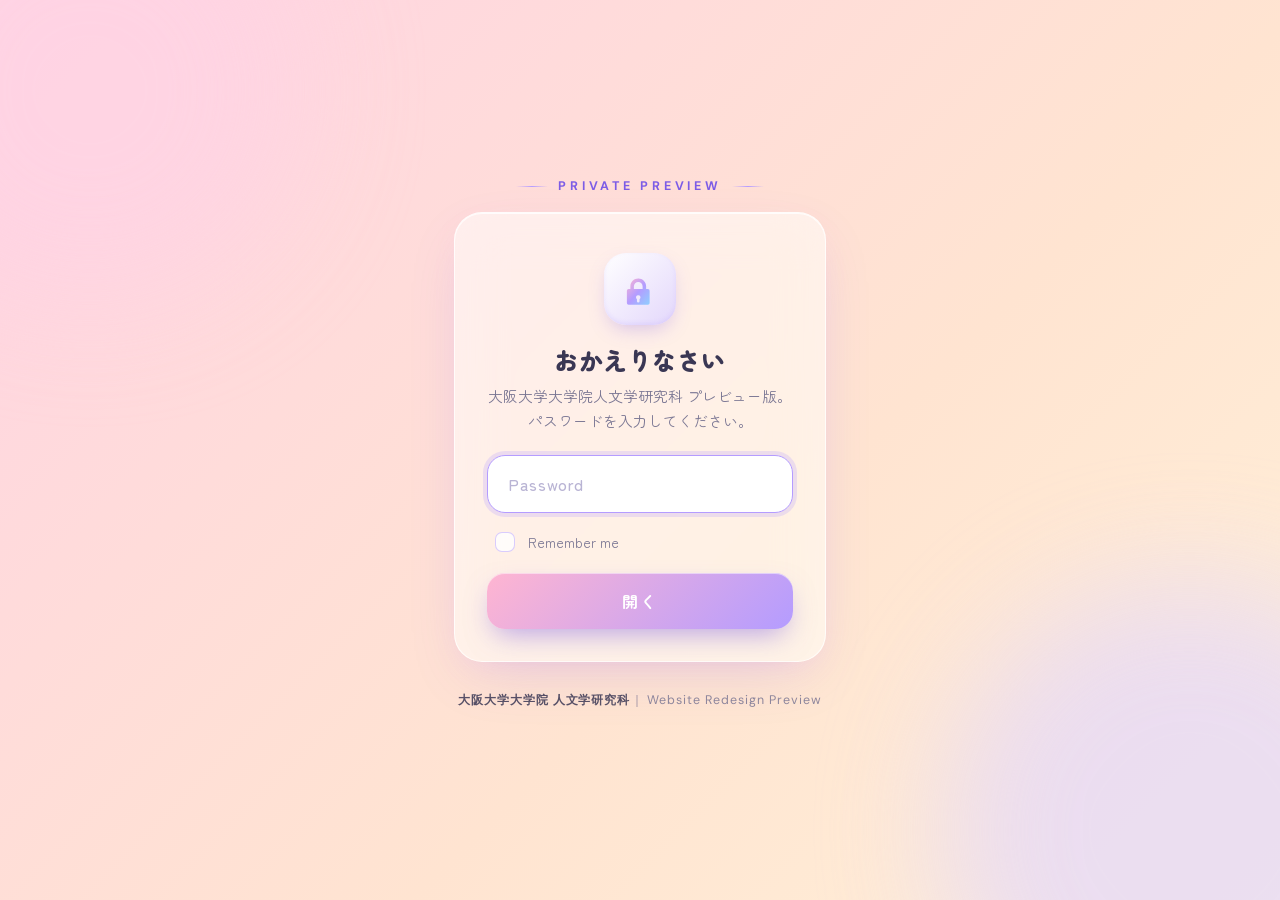
<file: docs/majors/humanities/index.html>
<!DOCTYPE html>
<html class="staticrypt-html" lang="ja">
    <head>
        <meta charset="utf-8" />
        <title>おかえりなさい</title>
        <meta name="viewport" content="width=device-width, initial-scale=1" />

        <!-- do not cache this page -->
        <meta http-equiv="cache-control" content="max-age=0" />
        <meta http-equiv="cache-control" content="no-cache" />
        <meta http-equiv="expires" content="0" />
        <meta http-equiv="expires" content="Tue, 01 Jan 1980 1:00:00 GMT" />
        <meta http-equiv="pragma" content="no-cache" />

        <link rel="preconnect" href="https://fonts.googleapis.com" />
        <link rel="preconnect" href="https://fonts.gstatic.com" crossorigin />
        <link href="https://fonts.googleapis.com/css2?family=Zen+Maru+Gothic:wght@400;500;700;900&family=DM+Sans:wght@400;500;700&display=swap" rel="stylesheet" />

        <style>
            :root {
                --pastel-pink: #FFD3E4;
                --pastel-peach: #FFE4D1;
                --pastel-lavender: #E3D7FB;
                --pastel-mint: #CFF1E3;
                --pastel-sky: #D6EAFB;
                --pastel-cream: #FFF6DC;
                --ink: #3A3754;
                --ink-soft: #7A7693;
                --accent: #7C5CE6;
                --accent-soft: #B49CFF;
            }

            * { box-sizing: border-box; }

            .staticrypt-html { height: 100%; }

            .staticrypt-body {
                height: 100%;
                margin: 0;
                font-family: "Zen Maru Gothic", "Hiragino Maru Gothic ProN", "Hiragino Sans", system-ui, sans-serif;
                color: var(--ink);
                background: linear-gradient(135deg,
                    var(--pastel-pink) 0%,
                    var(--pastel-peach) 20%,
                    var(--pastel-cream) 40%,
                    var(--pastel-mint) 60%,
                    var(--pastel-sky) 80%,
                    var(--pastel-lavender) 100%);
                background-size: 300% 300%;
                animation: pastelShift 18s ease-in-out infinite;
                overflow: hidden;
                position: relative;
            }

            @keyframes pastelShift {
                0%, 100% { background-position: 0% 50%; }
                50% { background-position: 100% 50%; }
            }

            /* ふわっと浮かぶ装飾ブロブ */
            .staticrypt-body::before,
            .staticrypt-body::after {
                content: "";
                position: fixed;
                border-radius: 50%;
                filter: blur(60px);
                opacity: 0.7;
                pointer-events: none;
                z-index: 0;
            }
            .staticrypt-body::before {
                width: 420px; height: 420px;
                background: var(--pastel-pink);
                top: -120px; left: -120px;
                animation: floatA 14s ease-in-out infinite;
            }
            .staticrypt-body::after {
                width: 500px; height: 500px;
                background: var(--pastel-lavender);
                bottom: -180px; right: -160px;
                animation: floatB 18s ease-in-out infinite;
            }
            @keyframes floatA {
                0%, 100% { transform: translate(0, 0); }
                50% { transform: translate(40px, 60px); }
            }
            @keyframes floatB {
                0%, 100% { transform: translate(0, 0); }
                50% { transform: translate(-50px, -40px); }
            }

            .staticrypt-content {
                height: 100%;
                margin-bottom: 0;
                position: relative;
                z-index: 1;
            }

            .staticrypt-page {
                width: 100%;
                max-width: 420px;
                margin: 0 auto;
                padding: 24px;
                min-height: 100vh;
                display: flex;
                flex-direction: column;
                align-items: stretch;
                justify-content: center;
                gap: 18px;
                box-sizing: border-box;
            }

            /* スター的なキッカー */
            .staticrypt-kicker {
                display: flex;
                align-items: center;
                justify-content: center;
                gap: 10px;
                font-family: "DM Sans", sans-serif;
                font-size: 0.78rem;
                font-weight: 700;
                letter-spacing: 0.3em;
                text-transform: uppercase;
                color: var(--accent);
            }
            .staticrypt-kicker::before,
            .staticrypt-kicker::after {
                content: "";
                width: 32px; height: 1px;
                background: linear-gradient(90deg, transparent, var(--accent-soft), transparent);
            }

            .staticrypt-form {
                position: relative;
                background: rgba(255, 255, 255, 0.55);
                backdrop-filter: blur(24px) saturate(160%);
                -webkit-backdrop-filter: blur(24px) saturate(160%);
                border: 1.5px solid rgba(255, 255, 255, 0.75);
                border-radius: 28px;
                padding: 40px 32px 32px;
                text-align: center;
                box-shadow:
                    0 20px 60px -20px rgba(124, 92, 230, 0.25),
                    0 8px 24px -8px rgba(255, 211, 228, 0.6),
                    inset 0 1px 0 rgba(255, 255, 255, 0.8);
            }

            /* 丸いロゴ台座 */
            .staticrypt-logo {
                width: 72px; height: 72px;
                margin: 0 auto 18px;
                border-radius: 22px;
                background: linear-gradient(135deg, #fff 0%, var(--pastel-lavender) 100%);
                display: flex;
                align-items: center;
                justify-content: center;
                box-shadow:
                    0 8px 20px -6px rgba(124, 92, 230, 0.35),
                    inset 0 -2px 4px rgba(180, 156, 255, 0.2);
            }
            .staticrypt-logo svg {
                width: 42px; height: 42px;
            }

            .staticrypt-instructions { margin: 0 0 22px; }

            .staticrypt-title {
                margin: 0 0 6px;
                font-size: 1.5rem;
                font-weight: 900;
                letter-spacing: 0.02em;
                color: var(--ink);
                line-height: 1.4;
            }

            .staticrypt-instructions p:last-child {
                margin: 0;
                font-size: 0.92rem;
                color: var(--ink-soft);
                line-height: 1.7;
            }

            .staticrypt-hr { display: none; }

            .staticrypt-password-container {
                position: relative;
                margin: 0 0 16px;
                background: rgba(255, 255, 255, 0.8);
                border: 1.5px solid rgba(228, 212, 248, 0.8);
                border-radius: 18px;
                transition: border-color .2s ease, box-shadow .2s ease, background .2s ease;
            }
            .staticrypt-password-container:focus-within {
                border-color: var(--accent-soft);
                background: #fff;
                box-shadow: 0 0 0 4px rgba(180, 156, 255, 0.25);
            }

            .staticrypt-form input[type="password"],
            .staticrypt-form input[type="text"] {
                width: 100%;
                background: transparent;
                border: 0;
                outline: 0;
                padding: 16px 46px 16px 20px;
                font-size: 1rem;
                font-family: inherit;
                color: var(--ink);
                letter-spacing: 0.04em;
            }
            .staticrypt-form input::placeholder {
                color: #B9B4D4;
                font-weight: 500;
            }

            .staticrypt-toggle-password-visibility {
                cursor: pointer;
                width: 22px; height: 22px;
                padding: 12px;
                position: absolute;
                right: 4px;
                top: 50%;
                transform: translateY(-50%);
                opacity: 0.5;
                transition: opacity .2s ease;
            }
            .staticrypt-toggle-password-visibility:hover { opacity: 0.9; }

            label.staticrypt-remember {
                display: flex;
                align-items: center;
                gap: 10px;
                margin: 0 4px 18px;
                font-size: 0.88rem;
                color: var(--ink-soft);
                cursor: pointer;
            }
            .staticrypt-remember input[type="checkbox"] {
                appearance: none;
                -webkit-appearance: none;
                width: 20px; height: 20px;
                border-radius: 7px;
                border: 1.5px solid rgba(180, 156, 255, 0.5);
                background: rgba(255, 255, 255, 0.8);
                cursor: pointer;
                position: relative;
                transition: all .2s ease;
            }
            .staticrypt-remember input[type="checkbox"]:checked {
                background: linear-gradient(135deg, var(--accent-soft), var(--accent));
                border-color: var(--accent);
            }
            .staticrypt-remember input[type="checkbox"]:checked::after {
                content: "";
                position: absolute;
                top: 3px; left: 6px;
                width: 5px; height: 10px;
                border: solid #fff;
                border-width: 0 2.5px 2.5px 0;
                transform: rotate(45deg);
            }

            .staticrypt-form .staticrypt-decrypt-button {
                width: 100%;
                padding: 16px 18px;
                border: 0;
                border-radius: 18px;
                background: linear-gradient(135deg, #FFB5D1 0%, #B49CFF 50%, #8FCFFF 100%);
                background-size: 200% 200%;
                color: #fff;
                font-family: inherit;
                font-size: 1rem;
                font-weight: 700;
                letter-spacing: 0.12em;
                cursor: pointer;
                text-transform: none;
                transition: transform .15s ease, box-shadow .2s ease, background-position .4s ease;
                box-shadow:
                    0 12px 28px -8px rgba(124, 92, 230, 0.55),
                    inset 0 1px 0 rgba(255, 255, 255, 0.5);
            }
            .staticrypt-form .staticrypt-decrypt-button:hover,
            .staticrypt-form .staticrypt-decrypt-button:focus {
                background-position: 100% 100%;
                transform: translateY(-2px);
                box-shadow:
                    0 16px 34px -8px rgba(124, 92, 230, 0.6),
                    inset 0 1px 0 rgba(255, 255, 255, 0.6);
                filter: none;
                outline: 0;
            }
            .staticrypt-form .staticrypt-decrypt-button:active {
                transform: translateY(0);
            }

            .staticrypt-footnote {
                text-align: center;
                font-family: "DM Sans", sans-serif;
                font-size: 0.78rem;
                letter-spacing: 0.08em;
                color: var(--ink-soft);
                opacity: 0.85;
            }
            .staticrypt-footnote strong {
                color: var(--ink);
                font-weight: 700;
            }

            .hidden { display: none !important; }

            .staticrypt-spinner-container {
                height: 100%;
                display: flex;
                align-items: center;
                justify-content: center;
            }
            .staticrypt-spinner {
                display: inline-block;
                width: 2.2rem;
                height: 2.2rem;
                border: 0.22em solid rgba(124, 92, 230, 0.25);
                border-right-color: var(--accent);
                border-radius: 50%;
                animation: spinner-border 0.8s linear infinite;
            }
            @keyframes spinner-border {
                100% { transform: rotate(360deg); }
            }

            @media (max-width: 480px) {
                .staticrypt-page { padding: 20px 16px; }
                .staticrypt-form { padding: 32px 22px 26px; border-radius: 24px; }
                .staticrypt-title { font-size: 1.3rem; }
            }

            @media (prefers-reduced-motion: reduce) {
                .staticrypt-body,
                .staticrypt-body::before,
                .staticrypt-body::after { animation: none; }
            }
        </style>
    </head>

    <body class="staticrypt-body">
        <div id="staticrypt_loading" class="staticrypt-spinner-container">
            <div class="staticrypt-spinner"></div>
        </div>

        <div id="staticrypt_content" class="staticrypt-content hidden">
            <div class="staticrypt-page">
                <div class="staticrypt-kicker">Private Preview</div>

                <div class="staticrypt-form">
                    <div class="staticrypt-logo" aria-hidden="true">
                        <!-- やわらかい鍵アイコン -->
                        <svg viewBox="0 0 48 48" xmlns="http://www.w3.org/2000/svg">
                            <defs>
                                <linearGradient id="kg" x1="0" y1="0" x2="1" y2="1">
                                    <stop offset="0%" stop-color="#FFB5D1"/>
                                    <stop offset="50%" stop-color="#B49CFF"/>
                                    <stop offset="100%" stop-color="#8FCFFF"/>
                                </linearGradient>
                            </defs>
                            <path fill="url(#kg)" d="M31 21c0-5-4-9-9-9s-9 4-9 9v3h-2a2 2 0 0 0-2 2v14a2 2 0 0 0 2 2h22a2 2 0 0 0 2-2V26a2 2 0 0 0-2-2h-2v-3Zm-14 0a5 5 0 1 1 10 0v3H17v-3Zm5 10a2.5 2.5 0 0 1 1.5 4.5V38a1.5 1.5 0 0 1-3 0v-2.5A2.5 2.5 0 0 1 22 31Z"/>
                        </svg>
                    </div>

                    <div class="staticrypt-instructions">
                        <p class="staticrypt-title">おかえりなさい</p>
                        <p>大阪大学大学院人文学研究科 プレビュー版。パスワードを入力してください。</p>
                    </div>

                    <form id="staticrypt-form" action="#" method="post">
                        <div class="staticrypt-password-container">
                            <input
                                id="staticrypt-password"
                                type="password"
                                name="password"
                                placeholder="Password"
                                autofocus
                            />

                            <img
                                class="staticrypt-toggle-password-visibility"
                                alt="Show password"
                                title="Show password"
                                src="[data-uri]"
                            />
                        </div>

                        <label id="staticrypt-remember-label" class="staticrypt-remember hidden">
                            <input id="staticrypt-remember" type="checkbox" name="remember" />
                            Remember me
                        </label>

                        <input type="submit" class="staticrypt-decrypt-button" value="開く" />
                    </form>
                </div>

                <p class="staticrypt-footnote">
                    <strong>大阪大学大学院 人文学研究科</strong>｜ Website Redesign Preview
                </p>
            </div>
        </div>

        <script>
            // these variables will be filled when generating the file - the template format is 'variable_name'
            const staticryptInitiator = ((function(){
  const exports = {};
  const cryptoEngine = ((function(){
  const exports = {};
  const { subtle } = crypto;

const IV_BITS = 16 * 8;
const HEX_BITS = 4;
const ENCRYPTION_ALGO = "AES-CBC";

/**
 * Translates between utf8 encoded hexadecimal strings
 * and Uint8Array bytes.
 */
const HexEncoder = {
    /**
     * hex string -> bytes
     * @param {string} hexString
     * @returns {Uint8Array}
     */
    parse: function (hexString) {
        if (hexString.length % 2 !== 0) throw "Invalid hexString";
        const arrayBuffer = new Uint8Array(hexString.length / 2);

        for (let i = 0; i < hexString.length; i += 2) {
            const byteValue = parseInt(hexString.substring(i, i + 2), 16);
            if (isNaN(byteValue)) {
                throw "Invalid hexString";
            }
            arrayBuffer[i / 2] = byteValue;
        }
        return arrayBuffer;
    },

    /**
     * bytes -> hex string
     * @param {Uint8Array} bytes
     * @returns {string}
     */
    stringify: function (bytes) {
        const hexBytes = [];

        for (let i = 0; i < bytes.length; ++i) {
            let byteString = bytes[i].toString(16);
            if (byteString.length < 2) {
                byteString = "0" + byteString;
            }
            hexBytes.push(byteString);
        }
        return hexBytes.join("");
    },
};

/**
 * Translates between utf8 strings and Uint8Array bytes.
 */
const UTF8Encoder = {
    parse: function (str) {
        return new TextEncoder().encode(str);
    },

    stringify: function (bytes) {
        return new TextDecoder().decode(bytes);
    },
};

/**
 * Salt and encrypt a msg with a password.
 */
async function encrypt(msg, hashedPassword) {
    // Must be 16 bytes, unpredictable, and preferably cryptographically random. However, it need not be secret.
    // https://developer.mozilla.org/en-US/docs/Web/API/SubtleCrypto/encrypt#parameters
    const iv = crypto.getRandomValues(new Uint8Array(IV_BITS / 8));

    const key = await subtle.importKey("raw", HexEncoder.parse(hashedPassword), ENCRYPTION_ALGO, false, ["encrypt"]);

    const encrypted = await subtle.encrypt(
        {
            name: ENCRYPTION_ALGO,
            iv: iv,
        },
        key,
        UTF8Encoder.parse(msg)
    );

    // iv will be 32 hex characters, we prepend it to the ciphertext for use in decryption
    return HexEncoder.stringify(iv) + HexEncoder.stringify(new Uint8Array(encrypted));
}
exports.encrypt = encrypt;

/**
 * Decrypt a salted msg using a password.
 *
 * @param {string} encryptedMsg
 * @param {string} hashedPassword
 * @returns {Promise<string>}
 */
async function decrypt(encryptedMsg, hashedPassword) {
    const ivLength = IV_BITS / HEX_BITS;
    const iv = HexEncoder.parse(encryptedMsg.substring(0, ivLength));
    const encrypted = encryptedMsg.substring(ivLength);

    const key = await subtle.importKey("raw", HexEncoder.parse(hashedPassword), ENCRYPTION_ALGO, false, ["decrypt"]);

    const outBuffer = await subtle.decrypt(
        {
            name: ENCRYPTION_ALGO,
            iv: iv,
        },
        key,
        HexEncoder.parse(encrypted)
    );

    return UTF8Encoder.stringify(new Uint8Array(outBuffer));
}
exports.decrypt = decrypt;

/**
 * Salt and hash the password so it can be stored in localStorage without opening a password reuse vulnerability.
 *
 * @param {string} password
 * @param {string} salt
 * @returns {Promise<string>}
 */
async function hashPassword(password, salt) {
    // we hash the password in multiple steps, each adding more iterations. This is because we used to allow less
    // iterations, so for backward compatibility reasons, we need to support going from that to more iterations.
    let hashedPassword = await hashLegacyRound(password, salt);

    hashedPassword = await hashSecondRound(hashedPassword, salt);

    return hashThirdRound(hashedPassword, salt);
}
exports.hashPassword = hashPassword;

/**
 * This hashes the password with 1k iterations. This is a low number, we need this function to support backwards
 * compatibility.
 *
 * @param {string} password
 * @param {string} salt
 * @returns {Promise<string>}
 */
function hashLegacyRound(password, salt) {
    return pbkdf2(password, salt, 1000, "SHA-1");
}
exports.hashLegacyRound = hashLegacyRound;

/**
 * Add a second round of iterations. This is because we used to use 1k, so for backwards compatibility with
 * remember-me/autodecrypt links, we need to support going from that to more iterations.
 *
 * @param hashedPassword
 * @param salt
 * @returns {Promise<string>}
 */
function hashSecondRound(hashedPassword, salt) {
    return pbkdf2(hashedPassword, salt, 14000, "SHA-256");
}
exports.hashSecondRound = hashSecondRound;

/**
 * Add a third round of iterations to bring total number to 600k. This is because we used to use 1k, then 15k, so for
 * backwards compatibility with remember-me/autodecrypt links, we need to support going from that to more iterations.
 *
 * @param hashedPassword
 * @param salt
 * @returns {Promise<string>}
 */
function hashThirdRound(hashedPassword, salt) {
    return pbkdf2(hashedPassword, salt, 585000, "SHA-256");
}
exports.hashThirdRound = hashThirdRound;

/**
 * Salt and hash the password so it can be stored in localStorage without opening a password reuse vulnerability.
 *
 * @param {string} password
 * @param {string} salt
 * @param {int} iterations
 * @param {string} hashAlgorithm
 * @returns {Promise<string>}
 */
async function pbkdf2(password, salt, iterations, hashAlgorithm) {
    const key = await subtle.importKey("raw", UTF8Encoder.parse(password), "PBKDF2", false, ["deriveBits"]);

    const keyBytes = await subtle.deriveBits(
        {
            name: "PBKDF2",
            hash: hashAlgorithm,
            iterations,
            salt: UTF8Encoder.parse(salt),
        },
        key,
        256
    );

    return HexEncoder.stringify(new Uint8Array(keyBytes));
}

function generateRandomSalt() {
    const bytes = crypto.getRandomValues(new Uint8Array(128 / 8));

    return HexEncoder.stringify(new Uint8Array(bytes));
}
exports.generateRandomSalt = generateRandomSalt;

async function signMessage(hashedPassword, message) {
    const key = await subtle.importKey(
        "raw",
        HexEncoder.parse(hashedPassword),
        {
            name: "HMAC",
            hash: "SHA-256",
        },
        false,
        ["sign"]
    );
    const signature = await subtle.sign("HMAC", key, UTF8Encoder.parse(message));

    return HexEncoder.stringify(new Uint8Array(signature));
}
exports.signMessage = signMessage;

function getRandomAlphanum() {
    const possibleCharacters = "abcdefghijklmnopqrstuvwxyzABCDEFGHIJKLMNOPQRSTUVWXYZ0123456789";

    let byteArray;
    let parsedInt;

    // Keep generating new random bytes until we get a value that falls
    // within a range that can be evenly divided by possibleCharacters.length
    do {
        byteArray = crypto.getRandomValues(new Uint8Array(1));
        // extract the lowest byte to get an int from 0 to 255 (probably unnecessary, since we're only generating 1 byte)
        parsedInt = byteArray[0] & 0xff;
    } while (parsedInt >= 256 - (256 % possibleCharacters.length));

    // Take the modulo of the parsed integer to get a random number between 0 and totalLength - 1
    const randomIndex = parsedInt % possibleCharacters.length;

    return possibleCharacters[randomIndex];
}

/**
 * Generate a random string of a given length.
 *
 * @param {int} length
 * @returns {string}
 */
function generateRandomString(length) {
    let randomString = "";

    for (let i = 0; i < length; i++) {
        randomString += getRandomAlphanum();
    }

    return randomString;
}
exports.generateRandomString = generateRandomString;

  return exports;
})());
const codec = ((function(){
  const exports = {};
  /**
 * Initialize the codec with the provided cryptoEngine - this return functions to encode and decode messages.
 *
 * @param cryptoEngine - the engine to use for encryption / decryption
 */
function init(cryptoEngine) {
    const exports = {};

    /**
     * Top-level function for encoding a message.
     * Includes password hashing, encryption, and signing.
     *
     * @param {string} msg
     * @param {string} password
     * @param {string} salt
     *
     * @returns {string} The encoded text
     */
    async function encode(msg, password, salt) {
        const hashedPassword = await cryptoEngine.hashPassword(password, salt);

        const encrypted = await cryptoEngine.encrypt(msg, hashedPassword);

        // we use the hashed password in the HMAC because this is effectively what will be used a password (so we can store
        // it in localStorage safely, we don't use the clear text password)
        const hmac = await cryptoEngine.signMessage(hashedPassword, encrypted);

        return hmac + encrypted;
    }
    exports.encode = encode;

    /**
     * Encode using a password that has already been hashed. This is useful to encode multiple messages in a row, that way
     * we don't need to hash the password multiple times.
     *
     * @param {string} msg
     * @param {string} hashedPassword
     *
     * @returns {string} The encoded text
     */
    async function encodeWithHashedPassword(msg, hashedPassword) {
        const encrypted = await cryptoEngine.encrypt(msg, hashedPassword);

        // we use the hashed password in the HMAC because this is effectively what will be used a password (so we can store
        // it in localStorage safely, we don't use the clear text password)
        const hmac = await cryptoEngine.signMessage(hashedPassword, encrypted);

        return hmac + encrypted;
    }
    exports.encodeWithHashedPassword = encodeWithHashedPassword;

    /**
     * Top-level function for decoding a message.
     * Includes signature check and decryption.
     *
     * @param {string} signedMsg
     * @param {string} hashedPassword
     * @param {string} salt
     * @param {int} backwardCompatibleAttempt
     * @param {string} originalPassword
     *
     * @returns {Object} {success: true, decoded: string} | {success: false, message: string}
     */
    async function decode(signedMsg, hashedPassword, salt, backwardCompatibleAttempt = 0, originalPassword = "") {
        const encryptedHMAC = signedMsg.substring(0, 64);
        const encryptedMsg = signedMsg.substring(64);
        const decryptedHMAC = await cryptoEngine.signMessage(hashedPassword, encryptedMsg);

        if (decryptedHMAC !== encryptedHMAC) {
            // we have been raising the number of iterations in the hashing algorithm multiple times, so to support the old
            // remember-me/autodecrypt links we need to try bringing the old hashes up to speed.
            originalPassword = originalPassword || hashedPassword;
            if (backwardCompatibleAttempt === 0) {
                const updatedHashedPassword = await cryptoEngine.hashThirdRound(originalPassword, salt);

                return decode(signedMsg, updatedHashedPassword, salt, backwardCompatibleAttempt + 1, originalPassword);
            }
            if (backwardCompatibleAttempt === 1) {
                let updatedHashedPassword = await cryptoEngine.hashSecondRound(originalPassword, salt);
                updatedHashedPassword = await cryptoEngine.hashThirdRound(updatedHashedPassword, salt);

                return decode(signedMsg, updatedHashedPassword, salt, backwardCompatibleAttempt + 1, originalPassword);
            }

            return { success: false, message: "Signature mismatch" };
        }

        return {
            success: true,
            decoded: await cryptoEngine.decrypt(encryptedMsg, hashedPassword),
        };
    }
    exports.decode = decode;

    return exports;
}
exports.init = init;

  return exports;
})());
const decode = codec.init(cryptoEngine).decode;

/**
 * Initialize the staticrypt module, that exposes functions callbable by the password_template.
 *
 * @param {{
 *  staticryptEncryptedMsgUniqueVariableName: string,
 *  isRememberEnabled: boolean,
 *  rememberDurationInDays: number,
 *  staticryptSaltUniqueVariableName: string,
 * }} staticryptConfig - object of data that is stored on the password_template at encryption time.
 *
 * @param {{
 *  rememberExpirationKey: string,
 *  rememberPassphraseKey: string,
 *  replaceHtmlCallback: function,
 *  clearLocalStorageCallback: function,
 * }} templateConfig - object of data that can be configured by a custom password_template.
 */
function init(staticryptConfig, templateConfig) {
    const exports = {};

    /**
     * Decrypt our encrypted page, replace the whole HTML.
     *
     * @param {string} hashedPassword
     * @returns {Promise<boolean>}
     */
    async function decryptAndReplaceHtml(hashedPassword) {
        const { staticryptEncryptedMsgUniqueVariableName, staticryptSaltUniqueVariableName } = staticryptConfig;
        const { replaceHtmlCallback } = templateConfig;

        const result = await decode(
            staticryptEncryptedMsgUniqueVariableName,
            hashedPassword,
            staticryptSaltUniqueVariableName
        );
        if (!result.success) {
            return false;
        }
        const plainHTML = result.decoded;

        // if the user configured a callback call it, otherwise just replace the whole HTML
        if (typeof replaceHtmlCallback === "function") {
            replaceHtmlCallback(plainHTML);
        } else {
            document.write(plainHTML);
            document.close();
        }

        return true;
    }

    /**
     * Attempt to decrypt the page and replace the whole HTML.
     *
     * @param {string} password
     * @param {boolean} isRememberChecked
     *
     * @returns {Promise<{isSuccessful: boolean, hashedPassword?: string}>} - we return an object, so that if we want to
     *   expose more information in the future we can do it without breaking the password_template
     */
    async function handleDecryptionOfPage(password, isRememberChecked) {
        const { staticryptSaltUniqueVariableName } = staticryptConfig;

        // decrypt and replace the whole page
        const hashedPassword = await cryptoEngine.hashPassword(password, staticryptSaltUniqueVariableName);
        return handleDecryptionOfPageFromHash(hashedPassword, isRememberChecked);
    }
    exports.handleDecryptionOfPage = handleDecryptionOfPage;

    async function handleDecryptionOfPageFromHash(hashedPassword, isRememberChecked) {
        const { isRememberEnabled, rememberDurationInDays } = staticryptConfig;
        const { rememberExpirationKey, rememberPassphraseKey } = templateConfig;

        const isDecryptionSuccessful = await decryptAndReplaceHtml(hashedPassword);

        if (!isDecryptionSuccessful) {
            return {
                isSuccessful: false,
                hashedPassword,
            };
        }

        // remember the hashedPassword and set its expiration if necessary
        if (isRememberEnabled && isRememberChecked) {
            window.localStorage.setItem(rememberPassphraseKey, hashedPassword);

            // set the expiration if the duration isn't 0 (meaning no expiration)
            if (rememberDurationInDays > 0) {
                window.localStorage.setItem(
                    rememberExpirationKey,
                    (new Date().getTime() + rememberDurationInDays * 24 * 60 * 60 * 1000).toString()
                );
            }
        }

        return {
            isSuccessful: true,
            hashedPassword,
        };
    }
    exports.handleDecryptionOfPageFromHash = handleDecryptionOfPageFromHash;

    /**
     * Clear localstorage from staticrypt related values
     */
    function clearLocalStorage() {
        const { clearLocalStorageCallback, rememberExpirationKey, rememberPassphraseKey } = templateConfig;

        if (typeof clearLocalStorageCallback === "function") {
            clearLocalStorageCallback();
        } else {
            localStorage.removeItem(rememberPassphraseKey);
            localStorage.removeItem(rememberExpirationKey);
        }
    }

    async function handleDecryptOnLoad() {
        let isSuccessful = await decryptOnLoadFromUrl();

        if (!isSuccessful) {
            isSuccessful = await decryptOnLoadFromRememberMe();
        }

        return { isSuccessful };
    }
    exports.handleDecryptOnLoad = handleDecryptOnLoad;

    /**
     * Clear storage if we are logging out
     *
     * @returns {boolean} - whether we logged out
     */
    function logoutIfNeeded() {
        const logoutKey = "staticrypt_logout";

        // handle logout through query param
        const queryParams = new URLSearchParams(window.location.search);
        if (queryParams.has(logoutKey)) {
            clearLocalStorage();
            return true;
        }

        // handle logout through URL fragment
        const hash = window.location.hash.substring(1);
        if (hash.includes(logoutKey)) {
            clearLocalStorage();
            return true;
        }

        return false;
    }

    /**
     * To be called on load: check if we want to try to decrypt and replace the HTML with the decrypted content, and
     * try to do it if needed.
     *
     * @returns {Promise<boolean>} true if we derypted and replaced the whole page, false otherwise
     */
    async function decryptOnLoadFromRememberMe() {
        const { rememberDurationInDays } = staticryptConfig;
        const { rememberExpirationKey, rememberPassphraseKey } = templateConfig;

        // if we are login out, terminate
        if (logoutIfNeeded()) {
            return false;
        }

        // if there is expiration configured, check if we're not beyond the expiration
        if (rememberDurationInDays && rememberDurationInDays > 0) {
            const expiration = localStorage.getItem(rememberExpirationKey),
                isExpired = expiration && new Date().getTime() > parseInt(expiration);

            if (isExpired) {
                clearLocalStorage();
                return false;
            }
        }

        const hashedPassword = localStorage.getItem(rememberPassphraseKey);

        if (hashedPassword) {
            // try to decrypt
            const isDecryptionSuccessful = await decryptAndReplaceHtml(hashedPassword);

            // if the decryption is unsuccessful the password might be wrong - silently clear the saved data and let
            // the user fill the password form again
            if (!isDecryptionSuccessful) {
                clearLocalStorage();
                return false;
            }

            return true;
        }

        return false;
    }

    async function decryptOnLoadFromUrl() {
        const passwordKey = "staticrypt_pwd";
        const rememberMeKey = "remember_me";

        // try to get the password from the query param (for backward compatibility - we now want to avoid this method,
        // since it sends the hashed password to the server which isn't needed)
        const queryParams = new URLSearchParams(window.location.search);
        const hashedPasswordQuery = queryParams.get(passwordKey);
        const rememberMeQuery = queryParams.get(rememberMeKey);

        const urlFragment = window.location.hash.substring(1);
        // get the password from the url fragment
        const hashedPasswordRegexMatch = urlFragment.match(new RegExp(passwordKey + "=([^&]*)"));
        const hashedPasswordFragment = hashedPasswordRegexMatch ? hashedPasswordRegexMatch[1] : null;
        const rememberMeFragment = urlFragment.includes(rememberMeKey);

        const hashedPassword = hashedPasswordFragment || hashedPasswordQuery;
        const rememberMe = rememberMeFragment || rememberMeQuery;

        if (hashedPassword) {
            return handleDecryptionOfPageFromHash(hashedPassword, rememberMe);
        }

        return false;
    }

    return exports;
}
exports.init = init;

  return exports;
})());
            const templateError = "パスワードが違います。",
                templateToggleAltShow = "Show password",
                templateToggleAltHide = "Hide password",
                isRememberEnabled = true,
                staticryptConfig = {"staticryptEncryptedMsgUniqueVariableName":"[base64]","isRememberEnabled":true,"rememberDurationInDays":0,"staticryptSaltUniqueVariableName":"a2d259586b117edaa8616ee82263612a"};

            const templateConfig = {
                rememberExpirationKey: "staticrypt_expiration",
                rememberPassphraseKey: "staticrypt_passphrase",
                replaceHtmlCallback: null,
                clearLocalStorageCallback: null,
            };

            const staticrypt = staticryptInitiator.init(staticryptConfig, templateConfig);

            window.onload = async function () {
                const { isSuccessful } = await staticrypt.handleDecryptOnLoad();
                if (!isSuccessful) {
                    document.getElementById("staticrypt_loading").classList.add("hidden");
                    document.getElementById("staticrypt_content").classList.remove("hidden");
                    document.getElementById("staticrypt-password").focus();
                    if (isRememberEnabled) {
                        document.getElementById("staticrypt-remember-label").classList.remove("hidden");
                    }
                }
            };

            const toggleIcon = document.querySelector(".staticrypt-toggle-password-visibility");
            const imgSrcEyeClosed =
                "[data-uri]";
            const imgSrcEyeOpened =
                "[data-uri]";
            toggleIcon.addEventListener("click", function () {
                const passwordInput = document.getElementById("staticrypt-password");
                if (passwordInput.type === "password") {
                    passwordInput.type = "text";
                    toggleIcon.src = imgSrcEyeOpened;
                    toggleIcon.alt = templateToggleAltHide;
                    toggleIcon.title = templateToggleAltHide;
                } else {
                    passwordInput.type = "password";
                    toggleIcon.src = imgSrcEyeClosed;
                    toggleIcon.alt = templateToggleAltShow;
                    toggleIcon.title = templateToggleAltShow;
                }
            });

            document.getElementById("staticrypt-form").addEventListener("submit", async function (e) {
                e.preventDefault();
                const password = document.getElementById("staticrypt-password").value,
                    isRememberChecked = document.getElementById("staticrypt-remember").checked;
                const { isSuccessful } = await staticrypt.handleDecryptionOfPage(password, isRememberChecked);
                if (!isSuccessful) {
                    alert(templateError);
                }
            });
        </script>
    </body>
</html>
</file>
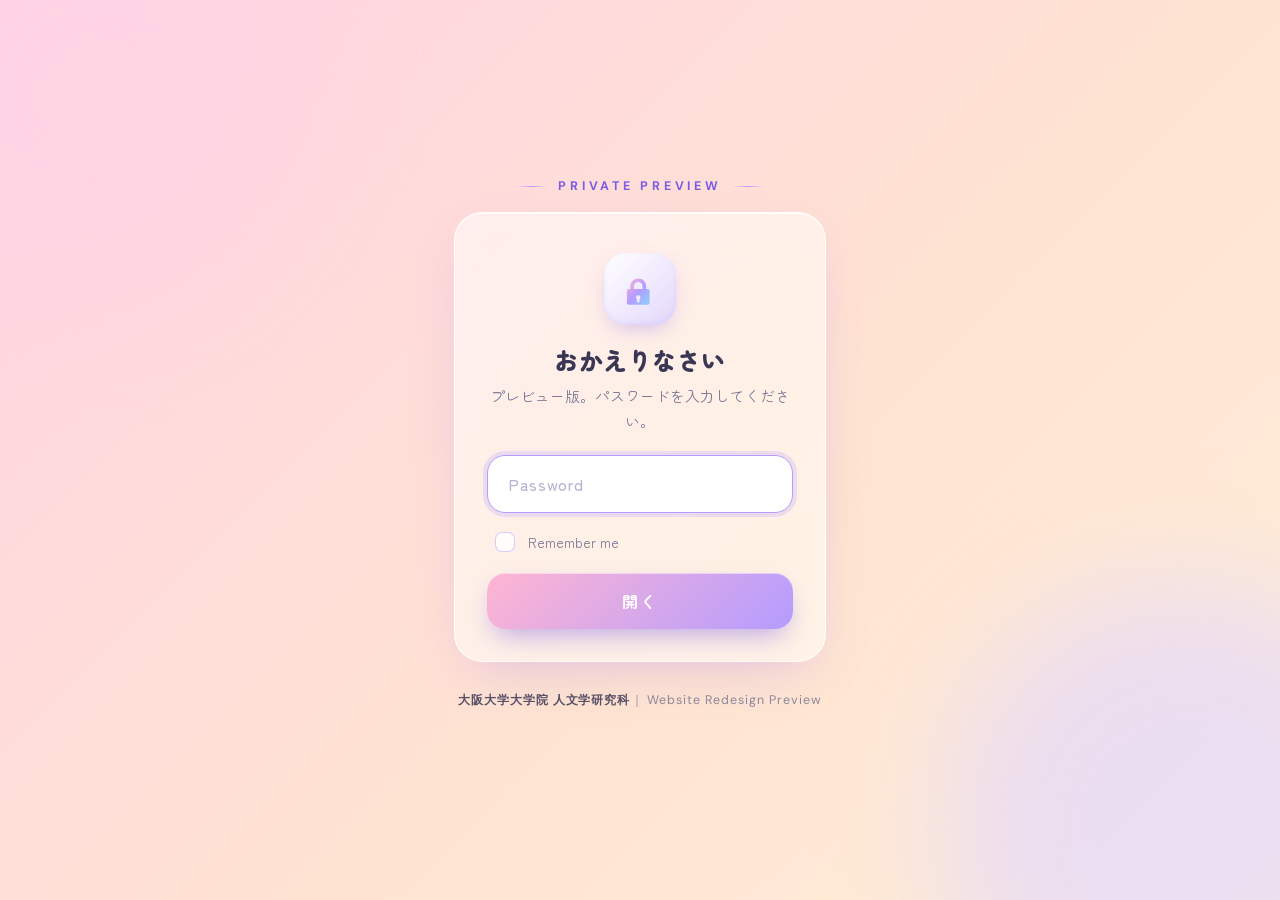
<file: docs/majors/japanese_studies/index.html>
<!DOCTYPE html>
<html class="staticrypt-html" lang="ja">
    <head>
        <meta charset="utf-8" />
        <title>おかえりなさい</title>
        <meta name="viewport" content="width=device-width, initial-scale=1" />

        <!-- do not cache this page -->
        <meta http-equiv="cache-control" content="max-age=0" />
        <meta http-equiv="cache-control" content="no-cache" />
        <meta http-equiv="expires" content="0" />
        <meta http-equiv="expires" content="Tue, 01 Jan 1980 1:00:00 GMT" />
        <meta http-equiv="pragma" content="no-cache" />

        <link rel="preconnect" href="https://fonts.googleapis.com" />
        <link rel="preconnect" href="https://fonts.gstatic.com" crossorigin />
        <link href="https://fonts.googleapis.com/css2?family=Zen+Maru+Gothic:wght@400;500;700;900&family=DM+Sans:wght@400;500;700&display=swap" rel="stylesheet" />

        <style>
            :root {
                --pastel-pink: #FFD3E4;
                --pastel-peach: #FFE4D1;
                --pastel-lavender: #E3D7FB;
                --pastel-mint: #CFF1E3;
                --pastel-sky: #D6EAFB;
                --pastel-cream: #FFF6DC;
                --ink: #3A3754;
                --ink-soft: #7A7693;
                --accent: #7C5CE6;
                --accent-soft: #B49CFF;
            }

            * { box-sizing: border-box; }

            .staticrypt-html { height: 100%; }

            .staticrypt-body {
                height: 100%;
                margin: 0;
                font-family: "Zen Maru Gothic", "Hiragino Maru Gothic ProN", "Hiragino Sans", system-ui, sans-serif;
                color: var(--ink);
                background: linear-gradient(135deg,
                    var(--pastel-pink) 0%,
                    var(--pastel-peach) 20%,
                    var(--pastel-cream) 40%,
                    var(--pastel-mint) 60%,
                    var(--pastel-sky) 80%,
                    var(--pastel-lavender) 100%);
                background-size: 300% 300%;
                animation: pastelShift 18s ease-in-out infinite;
                overflow: hidden;
                position: relative;
            }

            @keyframes pastelShift {
                0%, 100% { background-position: 0% 50%; }
                50% { background-position: 100% 50%; }
            }

            /* ふわっと浮かぶ装飾ブロブ */
            .staticrypt-body::before,
            .staticrypt-body::after {
                content: "";
                position: fixed;
                border-radius: 50%;
                filter: blur(60px);
                opacity: 0.7;
                pointer-events: none;
                z-index: 0;
            }
            .staticrypt-body::before {
                width: 420px; height: 420px;
                background: var(--pastel-pink);
                top: -120px; left: -120px;
                animation: floatA 14s ease-in-out infinite;
            }
            .staticrypt-body::after {
                width: 500px; height: 500px;
                background: var(--pastel-lavender);
                bottom: -180px; right: -160px;
                animation: floatB 18s ease-in-out infinite;
            }
            @keyframes floatA {
                0%, 100% { transform: translate(0, 0); }
                50% { transform: translate(40px, 60px); }
            }
            @keyframes floatB {
                0%, 100% { transform: translate(0, 0); }
                50% { transform: translate(-50px, -40px); }
            }

            .staticrypt-content {
                height: 100%;
                margin-bottom: 0;
                position: relative;
                z-index: 1;
            }

            .staticrypt-page {
                width: 100%;
                max-width: 420px;
                margin: 0 auto;
                padding: 24px;
                min-height: 100vh;
                display: flex;
                flex-direction: column;
                align-items: stretch;
                justify-content: center;
                gap: 18px;
                box-sizing: border-box;
            }

            /* スター的なキッカー */
            .staticrypt-kicker {
                display: flex;
                align-items: center;
                justify-content: center;
                gap: 10px;
                font-family: "DM Sans", sans-serif;
                font-size: 0.78rem;
                font-weight: 700;
                letter-spacing: 0.3em;
                text-transform: uppercase;
                color: var(--accent);
            }
            .staticrypt-kicker::before,
            .staticrypt-kicker::after {
                content: "";
                width: 32px; height: 1px;
                background: linear-gradient(90deg, transparent, var(--accent-soft), transparent);
            }

            .staticrypt-form {
                position: relative;
                background: rgba(255, 255, 255, 0.55);
                backdrop-filter: blur(24px) saturate(160%);
                -webkit-backdrop-filter: blur(24px) saturate(160%);
                border: 1.5px solid rgba(255, 255, 255, 0.75);
                border-radius: 28px;
                padding: 40px 32px 32px;
                text-align: center;
                box-shadow:
                    0 20px 60px -20px rgba(124, 92, 230, 0.25),
                    0 8px 24px -8px rgba(255, 211, 228, 0.6),
                    inset 0 1px 0 rgba(255, 255, 255, 0.8);
            }

            /* 丸いロゴ台座 */
            .staticrypt-logo {
                width: 72px; height: 72px;
                margin: 0 auto 18px;
                border-radius: 22px;
                background: linear-gradient(135deg, #fff 0%, var(--pastel-lavender) 100%);
                display: flex;
                align-items: center;
                justify-content: center;
                box-shadow:
                    0 8px 20px -6px rgba(124, 92, 230, 0.35),
                    inset 0 -2px 4px rgba(180, 156, 255, 0.2);
            }
            .staticrypt-logo svg {
                width: 42px; height: 42px;
            }

            .staticrypt-instructions { margin: 0 0 22px; }

            .staticrypt-title {
                margin: 0 0 6px;
                font-size: 1.5rem;
                font-weight: 900;
                letter-spacing: 0.02em;
                color: var(--ink);
                line-height: 1.4;
            }

            .staticrypt-instructions p:last-child {
                margin: 0;
                font-size: 0.92rem;
                color: var(--ink-soft);
                line-height: 1.7;
            }

            .staticrypt-hr { display: none; }

            .staticrypt-password-container {
                position: relative;
                margin: 0 0 16px;
                background: rgba(255, 255, 255, 0.8);
                border: 1.5px solid rgba(228, 212, 248, 0.8);
                border-radius: 18px;
                transition: border-color .2s ease, box-shadow .2s ease, background .2s ease;
            }
            .staticrypt-password-container:focus-within {
                border-color: var(--accent-soft);
                background: #fff;
                box-shadow: 0 0 0 4px rgba(180, 156, 255, 0.25);
            }

            .staticrypt-form input[type="password"],
            .staticrypt-form input[type="text"] {
                width: 100%;
                background: transparent;
                border: 0;
                outline: 0;
                padding: 16px 46px 16px 20px;
                font-size: 1rem;
                font-family: inherit;
                color: var(--ink);
                letter-spacing: 0.04em;
            }
            .staticrypt-form input::placeholder {
                color: #B9B4D4;
                font-weight: 500;
            }

            .staticrypt-toggle-password-visibility {
                cursor: pointer;
                width: 22px; height: 22px;
                padding: 12px;
                position: absolute;
                right: 4px;
                top: 50%;
                transform: translateY(-50%);
                opacity: 0.5;
                transition: opacity .2s ease;
            }
            .staticrypt-toggle-password-visibility:hover { opacity: 0.9; }

            label.staticrypt-remember {
                display: flex;
                align-items: center;
                gap: 10px;
                margin: 0 4px 18px;
                font-size: 0.88rem;
                color: var(--ink-soft);
                cursor: pointer;
            }
            .staticrypt-remember input[type="checkbox"] {
                appearance: none;
                -webkit-appearance: none;
                width: 20px; height: 20px;
                border-radius: 7px;
                border: 1.5px solid rgba(180, 156, 255, 0.5);
                background: rgba(255, 255, 255, 0.8);
                cursor: pointer;
                position: relative;
                transition: all .2s ease;
            }
            .staticrypt-remember input[type="checkbox"]:checked {
                background: linear-gradient(135deg, var(--accent-soft), var(--accent));
                border-color: var(--accent);
            }
            .staticrypt-remember input[type="checkbox"]:checked::after {
                content: "";
                position: absolute;
                top: 3px; left: 6px;
                width: 5px; height: 10px;
                border: solid #fff;
                border-width: 0 2.5px 2.5px 0;
                transform: rotate(45deg);
            }

            .staticrypt-form .staticrypt-decrypt-button {
                width: 100%;
                padding: 16px 18px;
                border: 0;
                border-radius: 18px;
                background: linear-gradient(135deg, #FFB5D1 0%, #B49CFF 50%, #8FCFFF 100%);
                background-size: 200% 200%;
                color: #fff;
                font-family: inherit;
                font-size: 1rem;
                font-weight: 700;
                letter-spacing: 0.12em;
                cursor: pointer;
                text-transform: none;
                transition: transform .15s ease, box-shadow .2s ease, background-position .4s ease;
                box-shadow:
                    0 12px 28px -8px rgba(124, 92, 230, 0.55),
                    inset 0 1px 0 rgba(255, 255, 255, 0.5);
            }
            .staticrypt-form .staticrypt-decrypt-button:hover,
            .staticrypt-form .staticrypt-decrypt-button:focus {
                background-position: 100% 100%;
                transform: translateY(-2px);
                box-shadow:
                    0 16px 34px -8px rgba(124, 92, 230, 0.6),
                    inset 0 1px 0 rgba(255, 255, 255, 0.6);
                filter: none;
                outline: 0;
            }
            .staticrypt-form .staticrypt-decrypt-button:active {
                transform: translateY(0);
            }

            .staticrypt-footnote {
                text-align: center;
                font-family: "DM Sans", sans-serif;
                font-size: 0.78rem;
                letter-spacing: 0.08em;
                color: var(--ink-soft);
                opacity: 0.85;
            }
            .staticrypt-footnote strong {
                color: var(--ink);
                font-weight: 700;
            }

            .hidden { display: none !important; }

            .staticrypt-spinner-container {
                height: 100%;
                display: flex;
                align-items: center;
                justify-content: center;
            }
            .staticrypt-spinner {
                display: inline-block;
                width: 2.2rem;
                height: 2.2rem;
                border: 0.22em solid rgba(124, 92, 230, 0.25);
                border-right-color: var(--accent);
                border-radius: 50%;
                animation: spinner-border 0.8s linear infinite;
            }
            @keyframes spinner-border {
                100% { transform: rotate(360deg); }
            }

            @media (max-width: 480px) {
                .staticrypt-page { padding: 20px 16px; }
                .staticrypt-form { padding: 32px 22px 26px; border-radius: 24px; }
                .staticrypt-title { font-size: 1.3rem; }
            }

            @media (prefers-reduced-motion: reduce) {
                .staticrypt-body,
                .staticrypt-body::before,
                .staticrypt-body::after { animation: none; }
            }
        </style>
    </head>

    <body class="staticrypt-body">
        <div id="staticrypt_loading" class="staticrypt-spinner-container">
            <div class="staticrypt-spinner"></div>
        </div>

        <div id="staticrypt_content" class="staticrypt-content hidden">
            <div class="staticrypt-page">
                <div class="staticrypt-kicker">Private Preview</div>

                <div class="staticrypt-form">
                    <div class="staticrypt-logo" aria-hidden="true">
                        <!-- やわらかい鍵アイコン -->
                        <svg viewBox="0 0 48 48" xmlns="http://www.w3.org/2000/svg">
                            <defs>
                                <linearGradient id="kg" x1="0" y1="0" x2="1" y2="1">
                                    <stop offset="0%" stop-color="#FFB5D1"/>
                                    <stop offset="50%" stop-color="#B49CFF"/>
                                    <stop offset="100%" stop-color="#8FCFFF"/>
                                </linearGradient>
                            </defs>
                            <path fill="url(#kg)" d="M31 21c0-5-4-9-9-9s-9 4-9 9v3h-2a2 2 0 0 0-2 2v14a2 2 0 0 0 2 2h22a2 2 0 0 0 2-2V26a2 2 0 0 0-2-2h-2v-3Zm-14 0a5 5 0 1 1 10 0v3H17v-3Zm5 10a2.5 2.5 0 0 1 1.5 4.5V38a1.5 1.5 0 0 1-3 0v-2.5A2.5 2.5 0 0 1 22 31Z"/>
                        </svg>
                    </div>

                    <div class="staticrypt-instructions">
                        <p class="staticrypt-title">おかえりなさい</p>
                        <p>プレビュー版。パスワードを入力してください。</p>
                    </div>

                    <form id="staticrypt-form" action="#" method="post">
                        <div class="staticrypt-password-container">
                            <input
                                id="staticrypt-password"
                                type="password"
                                name="password"
                                placeholder="Password"
                                autofocus
                            />

                            <img
                                class="staticrypt-toggle-password-visibility"
                                alt="Show password"
                                title="Show password"
                                src="[data-uri]"
                            />
                        </div>

                        <label id="staticrypt-remember-label" class="staticrypt-remember hidden">
                            <input id="staticrypt-remember" type="checkbox" name="remember" />
                            Remember me
                        </label>

                        <input type="submit" class="staticrypt-decrypt-button" value="開く" />
                    </form>
                </div>

                <p class="staticrypt-footnote">
                    <strong>大阪大学大学院 人文学研究科</strong>｜ Website Redesign Preview
                </p>
            </div>
        </div>

        <script>
            // these variables will be filled when generating the file - the template format is 'variable_name'
            const staticryptInitiator = ((function(){
  const exports = {};
  const cryptoEngine = ((function(){
  const exports = {};
  const { subtle } = crypto;

const IV_BITS = 16 * 8;
const HEX_BITS = 4;
const ENCRYPTION_ALGO = "AES-CBC";

/**
 * Translates between utf8 encoded hexadecimal strings
 * and Uint8Array bytes.
 */
const HexEncoder = {
    /**
     * hex string -> bytes
     * @param {string} hexString
     * @returns {Uint8Array}
     */
    parse: function (hexString) {
        if (hexString.length % 2 !== 0) throw "Invalid hexString";
        const arrayBuffer = new Uint8Array(hexString.length / 2);

        for (let i = 0; i < hexString.length; i += 2) {
            const byteValue = parseInt(hexString.substring(i, i + 2), 16);
            if (isNaN(byteValue)) {
                throw "Invalid hexString";
            }
            arrayBuffer[i / 2] = byteValue;
        }
        return arrayBuffer;
    },

    /**
     * bytes -> hex string
     * @param {Uint8Array} bytes
     * @returns {string}
     */
    stringify: function (bytes) {
        const hexBytes = [];

        for (let i = 0; i < bytes.length; ++i) {
            let byteString = bytes[i].toString(16);
            if (byteString.length < 2) {
                byteString = "0" + byteString;
            }
            hexBytes.push(byteString);
        }
        return hexBytes.join("");
    },
};

/**
 * Translates between utf8 strings and Uint8Array bytes.
 */
const UTF8Encoder = {
    parse: function (str) {
        return new TextEncoder().encode(str);
    },

    stringify: function (bytes) {
        return new TextDecoder().decode(bytes);
    },
};

/**
 * Salt and encrypt a msg with a password.
 */
async function encrypt(msg, hashedPassword) {
    // Must be 16 bytes, unpredictable, and preferably cryptographically random. However, it need not be secret.
    // https://developer.mozilla.org/en-US/docs/Web/API/SubtleCrypto/encrypt#parameters
    const iv = crypto.getRandomValues(new Uint8Array(IV_BITS / 8));

    const key = await subtle.importKey("raw", HexEncoder.parse(hashedPassword), ENCRYPTION_ALGO, false, ["encrypt"]);

    const encrypted = await subtle.encrypt(
        {
            name: ENCRYPTION_ALGO,
            iv: iv,
        },
        key,
        UTF8Encoder.parse(msg)
    );

    // iv will be 32 hex characters, we prepend it to the ciphertext for use in decryption
    return HexEncoder.stringify(iv) + HexEncoder.stringify(new Uint8Array(encrypted));
}
exports.encrypt = encrypt;

/**
 * Decrypt a salted msg using a password.
 *
 * @param {string} encryptedMsg
 * @param {string} hashedPassword
 * @returns {Promise<string>}
 */
async function decrypt(encryptedMsg, hashedPassword) {
    const ivLength = IV_BITS / HEX_BITS;
    const iv = HexEncoder.parse(encryptedMsg.substring(0, ivLength));
    const encrypted = encryptedMsg.substring(ivLength);

    const key = await subtle.importKey("raw", HexEncoder.parse(hashedPassword), ENCRYPTION_ALGO, false, ["decrypt"]);

    const outBuffer = await subtle.decrypt(
        {
            name: ENCRYPTION_ALGO,
            iv: iv,
        },
        key,
        HexEncoder.parse(encrypted)
    );

    return UTF8Encoder.stringify(new Uint8Array(outBuffer));
}
exports.decrypt = decrypt;

/**
 * Salt and hash the password so it can be stored in localStorage without opening a password reuse vulnerability.
 *
 * @param {string} password
 * @param {string} salt
 * @returns {Promise<string>}
 */
async function hashPassword(password, salt) {
    // we hash the password in multiple steps, each adding more iterations. This is because we used to allow less
    // iterations, so for backward compatibility reasons, we need to support going from that to more iterations.
    let hashedPassword = await hashLegacyRound(password, salt);

    hashedPassword = await hashSecondRound(hashedPassword, salt);

    return hashThirdRound(hashedPassword, salt);
}
exports.hashPassword = hashPassword;

/**
 * This hashes the password with 1k iterations. This is a low number, we need this function to support backwards
 * compatibility.
 *
 * @param {string} password
 * @param {string} salt
 * @returns {Promise<string>}
 */
function hashLegacyRound(password, salt) {
    return pbkdf2(password, salt, 1000, "SHA-1");
}
exports.hashLegacyRound = hashLegacyRound;

/**
 * Add a second round of iterations. This is because we used to use 1k, so for backwards compatibility with
 * remember-me/autodecrypt links, we need to support going from that to more iterations.
 *
 * @param hashedPassword
 * @param salt
 * @returns {Promise<string>}
 */
function hashSecondRound(hashedPassword, salt) {
    return pbkdf2(hashedPassword, salt, 14000, "SHA-256");
}
exports.hashSecondRound = hashSecondRound;

/**
 * Add a third round of iterations to bring total number to 600k. This is because we used to use 1k, then 15k, so for
 * backwards compatibility with remember-me/autodecrypt links, we need to support going from that to more iterations.
 *
 * @param hashedPassword
 * @param salt
 * @returns {Promise<string>}
 */
function hashThirdRound(hashedPassword, salt) {
    return pbkdf2(hashedPassword, salt, 585000, "SHA-256");
}
exports.hashThirdRound = hashThirdRound;

/**
 * Salt and hash the password so it can be stored in localStorage without opening a password reuse vulnerability.
 *
 * @param {string} password
 * @param {string} salt
 * @param {int} iterations
 * @param {string} hashAlgorithm
 * @returns {Promise<string>}
 */
async function pbkdf2(password, salt, iterations, hashAlgorithm) {
    const key = await subtle.importKey("raw", UTF8Encoder.parse(password), "PBKDF2", false, ["deriveBits"]);

    const keyBytes = await subtle.deriveBits(
        {
            name: "PBKDF2",
            hash: hashAlgorithm,
            iterations,
            salt: UTF8Encoder.parse(salt),
        },
        key,
        256
    );

    return HexEncoder.stringify(new Uint8Array(keyBytes));
}

function generateRandomSalt() {
    const bytes = crypto.getRandomValues(new Uint8Array(128 / 8));

    return HexEncoder.stringify(new Uint8Array(bytes));
}
exports.generateRandomSalt = generateRandomSalt;

async function signMessage(hashedPassword, message) {
    const key = await subtle.importKey(
        "raw",
        HexEncoder.parse(hashedPassword),
        {
            name: "HMAC",
            hash: "SHA-256",
        },
        false,
        ["sign"]
    );
    const signature = await subtle.sign("HMAC", key, UTF8Encoder.parse(message));

    return HexEncoder.stringify(new Uint8Array(signature));
}
exports.signMessage = signMessage;

function getRandomAlphanum() {
    const possibleCharacters = "abcdefghijklmnopqrstuvwxyzABCDEFGHIJKLMNOPQRSTUVWXYZ0123456789";

    let byteArray;
    let parsedInt;

    // Keep generating new random bytes until we get a value that falls
    // within a range that can be evenly divided by possibleCharacters.length
    do {
        byteArray = crypto.getRandomValues(new Uint8Array(1));
        // extract the lowest byte to get an int from 0 to 255 (probably unnecessary, since we're only generating 1 byte)
        parsedInt = byteArray[0] & 0xff;
    } while (parsedInt >= 256 - (256 % possibleCharacters.length));

    // Take the modulo of the parsed integer to get a random number between 0 and totalLength - 1
    const randomIndex = parsedInt % possibleCharacters.length;

    return possibleCharacters[randomIndex];
}

/**
 * Generate a random string of a given length.
 *
 * @param {int} length
 * @returns {string}
 */
function generateRandomString(length) {
    let randomString = "";

    for (let i = 0; i < length; i++) {
        randomString += getRandomAlphanum();
    }

    return randomString;
}
exports.generateRandomString = generateRandomString;

  return exports;
})());
const codec = ((function(){
  const exports = {};
  /**
 * Initialize the codec with the provided cryptoEngine - this return functions to encode and decode messages.
 *
 * @param cryptoEngine - the engine to use for encryption / decryption
 */
function init(cryptoEngine) {
    const exports = {};

    /**
     * Top-level function for encoding a message.
     * Includes password hashing, encryption, and signing.
     *
     * @param {string} msg
     * @param {string} password
     * @param {string} salt
     *
     * @returns {string} The encoded text
     */
    async function encode(msg, password, salt) {
        const hashedPassword = await cryptoEngine.hashPassword(password, salt);

        const encrypted = await cryptoEngine.encrypt(msg, hashedPassword);

        // we use the hashed password in the HMAC because this is effectively what will be used a password (so we can store
        // it in localStorage safely, we don't use the clear text password)
        const hmac = await cryptoEngine.signMessage(hashedPassword, encrypted);

        return hmac + encrypted;
    }
    exports.encode = encode;

    /**
     * Encode using a password that has already been hashed. This is useful to encode multiple messages in a row, that way
     * we don't need to hash the password multiple times.
     *
     * @param {string} msg
     * @param {string} hashedPassword
     *
     * @returns {string} The encoded text
     */
    async function encodeWithHashedPassword(msg, hashedPassword) {
        const encrypted = await cryptoEngine.encrypt(msg, hashedPassword);

        // we use the hashed password in the HMAC because this is effectively what will be used a password (so we can store
        // it in localStorage safely, we don't use the clear text password)
        const hmac = await cryptoEngine.signMessage(hashedPassword, encrypted);

        return hmac + encrypted;
    }
    exports.encodeWithHashedPassword = encodeWithHashedPassword;

    /**
     * Top-level function for decoding a message.
     * Includes signature check and decryption.
     *
     * @param {string} signedMsg
     * @param {string} hashedPassword
     * @param {string} salt
     * @param {int} backwardCompatibleAttempt
     * @param {string} originalPassword
     *
     * @returns {Object} {success: true, decoded: string} | {success: false, message: string}
     */
    async function decode(signedMsg, hashedPassword, salt, backwardCompatibleAttempt = 0, originalPassword = "") {
        const encryptedHMAC = signedMsg.substring(0, 64);
        const encryptedMsg = signedMsg.substring(64);
        const decryptedHMAC = await cryptoEngine.signMessage(hashedPassword, encryptedMsg);

        if (decryptedHMAC !== encryptedHMAC) {
            // we have been raising the number of iterations in the hashing algorithm multiple times, so to support the old
            // remember-me/autodecrypt links we need to try bringing the old hashes up to speed.
            originalPassword = originalPassword || hashedPassword;
            if (backwardCompatibleAttempt === 0) {
                const updatedHashedPassword = await cryptoEngine.hashThirdRound(originalPassword, salt);

                return decode(signedMsg, updatedHashedPassword, salt, backwardCompatibleAttempt + 1, originalPassword);
            }
            if (backwardCompatibleAttempt === 1) {
                let updatedHashedPassword = await cryptoEngine.hashSecondRound(originalPassword, salt);
                updatedHashedPassword = await cryptoEngine.hashThirdRound(updatedHashedPassword, salt);

                return decode(signedMsg, updatedHashedPassword, salt, backwardCompatibleAttempt + 1, originalPassword);
            }

            return { success: false, message: "Signature mismatch" };
        }

        return {
            success: true,
            decoded: await cryptoEngine.decrypt(encryptedMsg, hashedPassword),
        };
    }
    exports.decode = decode;

    return exports;
}
exports.init = init;

  return exports;
})());
const decode = codec.init(cryptoEngine).decode;

/**
 * Initialize the staticrypt module, that exposes functions callbable by the password_template.
 *
 * @param {{
 *  staticryptEncryptedMsgUniqueVariableName: string,
 *  isRememberEnabled: boolean,
 *  rememberDurationInDays: number,
 *  staticryptSaltUniqueVariableName: string,
 * }} staticryptConfig - object of data that is stored on the password_template at encryption time.
 *
 * @param {{
 *  rememberExpirationKey: string,
 *  rememberPassphraseKey: string,
 *  replaceHtmlCallback: function,
 *  clearLocalStorageCallback: function,
 * }} templateConfig - object of data that can be configured by a custom password_template.
 */
function init(staticryptConfig, templateConfig) {
    const exports = {};

    /**
     * Decrypt our encrypted page, replace the whole HTML.
     *
     * @param {string} hashedPassword
     * @returns {Promise<boolean>}
     */
    async function decryptAndReplaceHtml(hashedPassword) {
        const { staticryptEncryptedMsgUniqueVariableName, staticryptSaltUniqueVariableName } = staticryptConfig;
        const { replaceHtmlCallback } = templateConfig;

        const result = await decode(
            staticryptEncryptedMsgUniqueVariableName,
            hashedPassword,
            staticryptSaltUniqueVariableName
        );
        if (!result.success) {
            return false;
        }
        const plainHTML = result.decoded;

        // if the user configured a callback call it, otherwise just replace the whole HTML
        if (typeof replaceHtmlCallback === "function") {
            replaceHtmlCallback(plainHTML);
        } else {
            document.write(plainHTML);
            document.close();
        }

        return true;
    }

    /**
     * Attempt to decrypt the page and replace the whole HTML.
     *
     * @param {string} password
     * @param {boolean} isRememberChecked
     *
     * @returns {Promise<{isSuccessful: boolean, hashedPassword?: string}>} - we return an object, so that if we want to
     *   expose more information in the future we can do it without breaking the password_template
     */
    async function handleDecryptionOfPage(password, isRememberChecked) {
        const { staticryptSaltUniqueVariableName } = staticryptConfig;

        // decrypt and replace the whole page
        const hashedPassword = await cryptoEngine.hashPassword(password, staticryptSaltUniqueVariableName);
        return handleDecryptionOfPageFromHash(hashedPassword, isRememberChecked);
    }
    exports.handleDecryptionOfPage = handleDecryptionOfPage;

    async function handleDecryptionOfPageFromHash(hashedPassword, isRememberChecked) {
        const { isRememberEnabled, rememberDurationInDays } = staticryptConfig;
        const { rememberExpirationKey, rememberPassphraseKey } = templateConfig;

        const isDecryptionSuccessful = await decryptAndReplaceHtml(hashedPassword);

        if (!isDecryptionSuccessful) {
            return {
                isSuccessful: false,
                hashedPassword,
            };
        }

        // remember the hashedPassword and set its expiration if necessary
        if (isRememberEnabled && isRememberChecked) {
            window.localStorage.setItem(rememberPassphraseKey, hashedPassword);

            // set the expiration if the duration isn't 0 (meaning no expiration)
            if (rememberDurationInDays > 0) {
                window.localStorage.setItem(
                    rememberExpirationKey,
                    (new Date().getTime() + rememberDurationInDays * 24 * 60 * 60 * 1000).toString()
                );
            }
        }

        return {
            isSuccessful: true,
            hashedPassword,
        };
    }
    exports.handleDecryptionOfPageFromHash = handleDecryptionOfPageFromHash;

    /**
     * Clear localstorage from staticrypt related values
     */
    function clearLocalStorage() {
        const { clearLocalStorageCallback, rememberExpirationKey, rememberPassphraseKey } = templateConfig;

        if (typeof clearLocalStorageCallback === "function") {
            clearLocalStorageCallback();
        } else {
            localStorage.removeItem(rememberPassphraseKey);
            localStorage.removeItem(rememberExpirationKey);
        }
    }

    async function handleDecryptOnLoad() {
        let isSuccessful = await decryptOnLoadFromUrl();

        if (!isSuccessful) {
            isSuccessful = await decryptOnLoadFromRememberMe();
        }

        return { isSuccessful };
    }
    exports.handleDecryptOnLoad = handleDecryptOnLoad;

    /**
     * Clear storage if we are logging out
     *
     * @returns {boolean} - whether we logged out
     */
    function logoutIfNeeded() {
        const logoutKey = "staticrypt_logout";

        // handle logout through query param
        const queryParams = new URLSearchParams(window.location.search);
        if (queryParams.has(logoutKey)) {
            clearLocalStorage();
            return true;
        }

        // handle logout through URL fragment
        const hash = window.location.hash.substring(1);
        if (hash.includes(logoutKey)) {
            clearLocalStorage();
            return true;
        }

        return false;
    }

    /**
     * To be called on load: check if we want to try to decrypt and replace the HTML with the decrypted content, and
     * try to do it if needed.
     *
     * @returns {Promise<boolean>} true if we derypted and replaced the whole page, false otherwise
     */
    async function decryptOnLoadFromRememberMe() {
        const { rememberDurationInDays } = staticryptConfig;
        const { rememberExpirationKey, rememberPassphraseKey } = templateConfig;

        // if we are login out, terminate
        if (logoutIfNeeded()) {
            return false;
        }

        // if there is expiration configured, check if we're not beyond the expiration
        if (rememberDurationInDays && rememberDurationInDays > 0) {
            const expiration = localStorage.getItem(rememberExpirationKey),
                isExpired = expiration && new Date().getTime() > parseInt(expiration);

            if (isExpired) {
                clearLocalStorage();
                return false;
            }
        }

        const hashedPassword = localStorage.getItem(rememberPassphraseKey);

        if (hashedPassword) {
            // try to decrypt
            const isDecryptionSuccessful = await decryptAndReplaceHtml(hashedPassword);

            // if the decryption is unsuccessful the password might be wrong - silently clear the saved data and let
            // the user fill the password form again
            if (!isDecryptionSuccessful) {
                clearLocalStorage();
                return false;
            }

            return true;
        }

        return false;
    }

    async function decryptOnLoadFromUrl() {
        const passwordKey = "staticrypt_pwd";
        const rememberMeKey = "remember_me";

        // try to get the password from the query param (for backward compatibility - we now want to avoid this method,
        // since it sends the hashed password to the server which isn't needed)
        const queryParams = new URLSearchParams(window.location.search);
        const hashedPasswordQuery = queryParams.get(passwordKey);
        const rememberMeQuery = queryParams.get(rememberMeKey);

        const urlFragment = window.location.hash.substring(1);
        // get the password from the url fragment
        const hashedPasswordRegexMatch = urlFragment.match(new RegExp(passwordKey + "=([^&]*)"));
        const hashedPasswordFragment = hashedPasswordRegexMatch ? hashedPasswordRegexMatch[1] : null;
        const rememberMeFragment = urlFragment.includes(rememberMeKey);

        const hashedPassword = hashedPasswordFragment || hashedPasswordQuery;
        const rememberMe = rememberMeFragment || rememberMeQuery;

        if (hashedPassword) {
            return handleDecryptionOfPageFromHash(hashedPassword, rememberMe);
        }

        return false;
    }

    return exports;
}
exports.init = init;

  return exports;
})());
            const templateError = "パスワードが違います。",
                templateToggleAltShow = "Show password",
                templateToggleAltHide = "Hide password",
                isRememberEnabled = true,
                staticryptConfig = {"staticryptEncryptedMsgUniqueVariableName":"[base64]","isRememberEnabled":true,"rememberDurationInDays":0,"staticryptSaltUniqueVariableName":"a2d259586b117edaa8616ee82263612a"};

            const templateConfig = {
                rememberExpirationKey: "staticrypt_expiration",
                rememberPassphraseKey: "staticrypt_passphrase",
                replaceHtmlCallback: null,
                clearLocalStorageCallback: null,
            };

            const staticrypt = staticryptInitiator.init(staticryptConfig, templateConfig);

            window.onload = async function () {
                const { isSuccessful } = await staticrypt.handleDecryptOnLoad();
                if (!isSuccessful) {
                    document.getElementById("staticrypt_loading").classList.add("hidden");
                    document.getElementById("staticrypt_content").classList.remove("hidden");
                    document.getElementById("staticrypt-password").focus();
                    if (isRememberEnabled) {
                        document.getElementById("staticrypt-remember-label").classList.remove("hidden");
                    }
                }
            };

            const toggleIcon = document.querySelector(".staticrypt-toggle-password-visibility");
            const imgSrcEyeClosed =
                "[data-uri]";
            const imgSrcEyeOpened =
                "[data-uri]";
            toggleIcon.addEventListener("click", function () {
                const passwordInput = document.getElementById("staticrypt-password");
                if (passwordInput.type === "password") {
                    passwordInput.type = "text";
                    toggleIcon.src = imgSrcEyeOpened;
                    toggleIcon.alt = templateToggleAltHide;
                    toggleIcon.title = templateToggleAltHide;
                } else {
                    passwordInput.type = "password";
                    toggleIcon.src = imgSrcEyeClosed;
                    toggleIcon.alt = templateToggleAltShow;
                    toggleIcon.title = templateToggleAltShow;
                }
            });

            document.getElementById("staticrypt-form").addEventListener("submit", async function (e) {
                e.preventDefault();
                const password = document.getElementById("staticrypt-password").value,
                    isRememberChecked = document.getElementById("staticrypt-remember").checked;
                const { isSuccessful } = await staticrypt.handleDecryptionOfPage(password, isRememberChecked);
                if (!isSuccessful) {
                    alert(templateError);
                }
            });
        </script>
    </body>
</html>
</file>
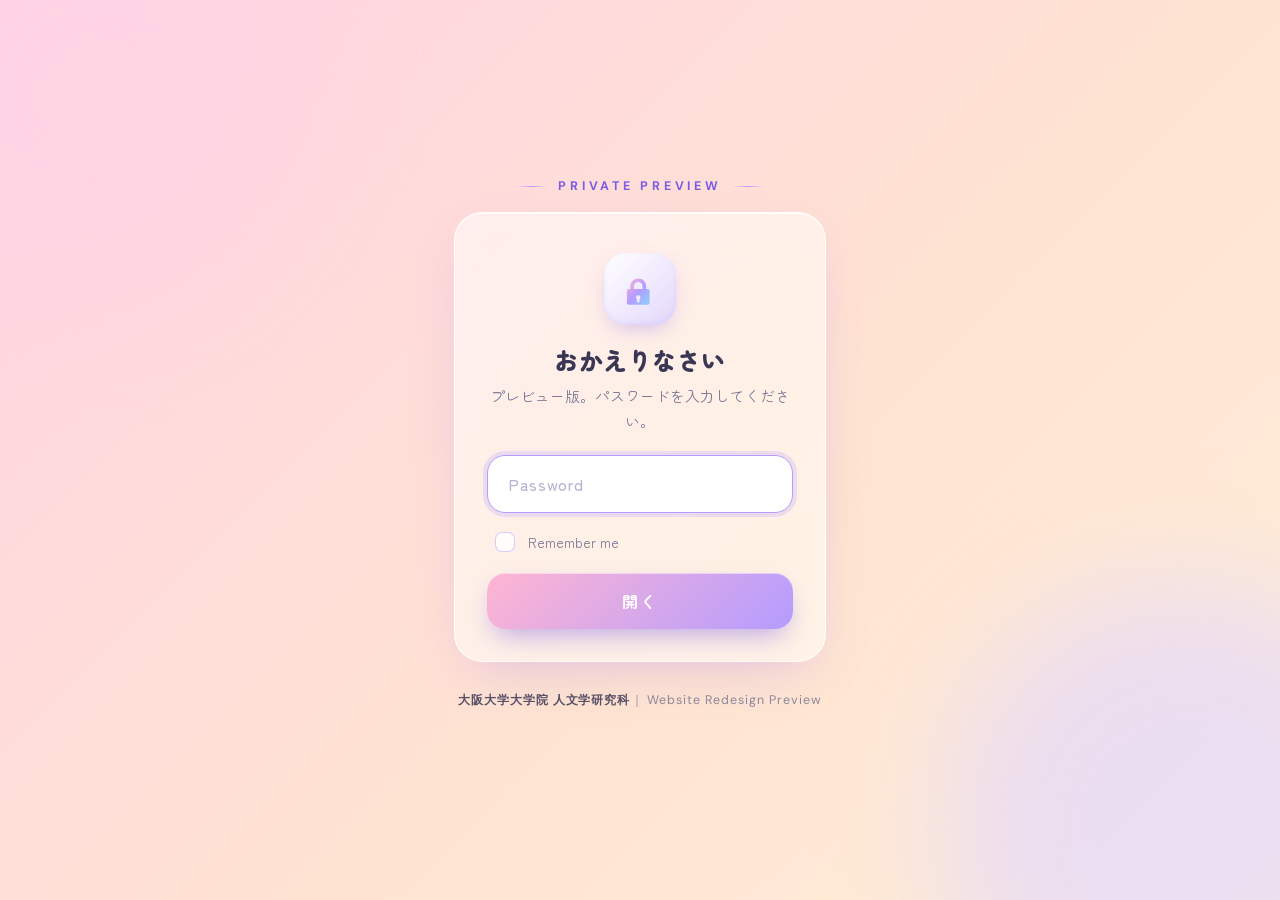
<file: docs/majors/language_and_culture/index.html>
<!DOCTYPE html>
<html class="staticrypt-html" lang="ja">
    <head>
        <meta charset="utf-8" />
        <title>おかえりなさい</title>
        <meta name="viewport" content="width=device-width, initial-scale=1" />

        <!-- do not cache this page -->
        <meta http-equiv="cache-control" content="max-age=0" />
        <meta http-equiv="cache-control" content="no-cache" />
        <meta http-equiv="expires" content="0" />
        <meta http-equiv="expires" content="Tue, 01 Jan 1980 1:00:00 GMT" />
        <meta http-equiv="pragma" content="no-cache" />

        <link rel="preconnect" href="https://fonts.googleapis.com" />
        <link rel="preconnect" href="https://fonts.gstatic.com" crossorigin />
        <link href="https://fonts.googleapis.com/css2?family=Zen+Maru+Gothic:wght@400;500;700;900&family=DM+Sans:wght@400;500;700&display=swap" rel="stylesheet" />

        <style>
            :root {
                --pastel-pink: #FFD3E4;
                --pastel-peach: #FFE4D1;
                --pastel-lavender: #E3D7FB;
                --pastel-mint: #CFF1E3;
                --pastel-sky: #D6EAFB;
                --pastel-cream: #FFF6DC;
                --ink: #3A3754;
                --ink-soft: #7A7693;
                --accent: #7C5CE6;
                --accent-soft: #B49CFF;
            }

            * { box-sizing: border-box; }

            .staticrypt-html { height: 100%; }

            .staticrypt-body {
                height: 100%;
                margin: 0;
                font-family: "Zen Maru Gothic", "Hiragino Maru Gothic ProN", "Hiragino Sans", system-ui, sans-serif;
                color: var(--ink);
                background: linear-gradient(135deg,
                    var(--pastel-pink) 0%,
                    var(--pastel-peach) 20%,
                    var(--pastel-cream) 40%,
                    var(--pastel-mint) 60%,
                    var(--pastel-sky) 80%,
                    var(--pastel-lavender) 100%);
                background-size: 300% 300%;
                animation: pastelShift 18s ease-in-out infinite;
                overflow: hidden;
                position: relative;
            }

            @keyframes pastelShift {
                0%, 100% { background-position: 0% 50%; }
                50% { background-position: 100% 50%; }
            }

            /* ふわっと浮かぶ装飾ブロブ */
            .staticrypt-body::before,
            .staticrypt-body::after {
                content: "";
                position: fixed;
                border-radius: 50%;
                filter: blur(60px);
                opacity: 0.7;
                pointer-events: none;
                z-index: 0;
            }
            .staticrypt-body::before {
                width: 420px; height: 420px;
                background: var(--pastel-pink);
                top: -120px; left: -120px;
                animation: floatA 14s ease-in-out infinite;
            }
            .staticrypt-body::after {
                width: 500px; height: 500px;
                background: var(--pastel-lavender);
                bottom: -180px; right: -160px;
                animation: floatB 18s ease-in-out infinite;
            }
            @keyframes floatA {
                0%, 100% { transform: translate(0, 0); }
                50% { transform: translate(40px, 60px); }
            }
            @keyframes floatB {
                0%, 100% { transform: translate(0, 0); }
                50% { transform: translate(-50px, -40px); }
            }

            .staticrypt-content {
                height: 100%;
                margin-bottom: 0;
                position: relative;
                z-index: 1;
            }

            .staticrypt-page {
                width: 100%;
                max-width: 420px;
                margin: 0 auto;
                padding: 24px;
                min-height: 100vh;
                display: flex;
                flex-direction: column;
                align-items: stretch;
                justify-content: center;
                gap: 18px;
                box-sizing: border-box;
            }

            /* スター的なキッカー */
            .staticrypt-kicker {
                display: flex;
                align-items: center;
                justify-content: center;
                gap: 10px;
                font-family: "DM Sans", sans-serif;
                font-size: 0.78rem;
                font-weight: 700;
                letter-spacing: 0.3em;
                text-transform: uppercase;
                color: var(--accent);
            }
            .staticrypt-kicker::before,
            .staticrypt-kicker::after {
                content: "";
                width: 32px; height: 1px;
                background: linear-gradient(90deg, transparent, var(--accent-soft), transparent);
            }

            .staticrypt-form {
                position: relative;
                background: rgba(255, 255, 255, 0.55);
                backdrop-filter: blur(24px) saturate(160%);
                -webkit-backdrop-filter: blur(24px) saturate(160%);
                border: 1.5px solid rgba(255, 255, 255, 0.75);
                border-radius: 28px;
                padding: 40px 32px 32px;
                text-align: center;
                box-shadow:
                    0 20px 60px -20px rgba(124, 92, 230, 0.25),
                    0 8px 24px -8px rgba(255, 211, 228, 0.6),
                    inset 0 1px 0 rgba(255, 255, 255, 0.8);
            }

            /* 丸いロゴ台座 */
            .staticrypt-logo {
                width: 72px; height: 72px;
                margin: 0 auto 18px;
                border-radius: 22px;
                background: linear-gradient(135deg, #fff 0%, var(--pastel-lavender) 100%);
                display: flex;
                align-items: center;
                justify-content: center;
                box-shadow:
                    0 8px 20px -6px rgba(124, 92, 230, 0.35),
                    inset 0 -2px 4px rgba(180, 156, 255, 0.2);
            }
            .staticrypt-logo svg {
                width: 42px; height: 42px;
            }

            .staticrypt-instructions { margin: 0 0 22px; }

            .staticrypt-title {
                margin: 0 0 6px;
                font-size: 1.5rem;
                font-weight: 900;
                letter-spacing: 0.02em;
                color: var(--ink);
                line-height: 1.4;
            }

            .staticrypt-instructions p:last-child {
                margin: 0;
                font-size: 0.92rem;
                color: var(--ink-soft);
                line-height: 1.7;
            }

            .staticrypt-hr { display: none; }

            .staticrypt-password-container {
                position: relative;
                margin: 0 0 16px;
                background: rgba(255, 255, 255, 0.8);
                border: 1.5px solid rgba(228, 212, 248, 0.8);
                border-radius: 18px;
                transition: border-color .2s ease, box-shadow .2s ease, background .2s ease;
            }
            .staticrypt-password-container:focus-within {
                border-color: var(--accent-soft);
                background: #fff;
                box-shadow: 0 0 0 4px rgba(180, 156, 255, 0.25);
            }

            .staticrypt-form input[type="password"],
            .staticrypt-form input[type="text"] {
                width: 100%;
                background: transparent;
                border: 0;
                outline: 0;
                padding: 16px 46px 16px 20px;
                font-size: 1rem;
                font-family: inherit;
                color: var(--ink);
                letter-spacing: 0.04em;
            }
            .staticrypt-form input::placeholder {
                color: #B9B4D4;
                font-weight: 500;
            }

            .staticrypt-toggle-password-visibility {
                cursor: pointer;
                width: 22px; height: 22px;
                padding: 12px;
                position: absolute;
                right: 4px;
                top: 50%;
                transform: translateY(-50%);
                opacity: 0.5;
                transition: opacity .2s ease;
            }
            .staticrypt-toggle-password-visibility:hover { opacity: 0.9; }

            label.staticrypt-remember {
                display: flex;
                align-items: center;
                gap: 10px;
                margin: 0 4px 18px;
                font-size: 0.88rem;
                color: var(--ink-soft);
                cursor: pointer;
            }
            .staticrypt-remember input[type="checkbox"] {
                appearance: none;
                -webkit-appearance: none;
                width: 20px; height: 20px;
                border-radius: 7px;
                border: 1.5px solid rgba(180, 156, 255, 0.5);
                background: rgba(255, 255, 255, 0.8);
                cursor: pointer;
                position: relative;
                transition: all .2s ease;
            }
            .staticrypt-remember input[type="checkbox"]:checked {
                background: linear-gradient(135deg, var(--accent-soft), var(--accent));
                border-color: var(--accent);
            }
            .staticrypt-remember input[type="checkbox"]:checked::after {
                content: "";
                position: absolute;
                top: 3px; left: 6px;
                width: 5px; height: 10px;
                border: solid #fff;
                border-width: 0 2.5px 2.5px 0;
                transform: rotate(45deg);
            }

            .staticrypt-form .staticrypt-decrypt-button {
                width: 100%;
                padding: 16px 18px;
                border: 0;
                border-radius: 18px;
                background: linear-gradient(135deg, #FFB5D1 0%, #B49CFF 50%, #8FCFFF 100%);
                background-size: 200% 200%;
                color: #fff;
                font-family: inherit;
                font-size: 1rem;
                font-weight: 700;
                letter-spacing: 0.12em;
                cursor: pointer;
                text-transform: none;
                transition: transform .15s ease, box-shadow .2s ease, background-position .4s ease;
                box-shadow:
                    0 12px 28px -8px rgba(124, 92, 230, 0.55),
                    inset 0 1px 0 rgba(255, 255, 255, 0.5);
            }
            .staticrypt-form .staticrypt-decrypt-button:hover,
            .staticrypt-form .staticrypt-decrypt-button:focus {
                background-position: 100% 100%;
                transform: translateY(-2px);
                box-shadow:
                    0 16px 34px -8px rgba(124, 92, 230, 0.6),
                    inset 0 1px 0 rgba(255, 255, 255, 0.6);
                filter: none;
                outline: 0;
            }
            .staticrypt-form .staticrypt-decrypt-button:active {
                transform: translateY(0);
            }

            .staticrypt-footnote {
                text-align: center;
                font-family: "DM Sans", sans-serif;
                font-size: 0.78rem;
                letter-spacing: 0.08em;
                color: var(--ink-soft);
                opacity: 0.85;
            }
            .staticrypt-footnote strong {
                color: var(--ink);
                font-weight: 700;
            }

            .hidden { display: none !important; }

            .staticrypt-spinner-container {
                height: 100%;
                display: flex;
                align-items: center;
                justify-content: center;
            }
            .staticrypt-spinner {
                display: inline-block;
                width: 2.2rem;
                height: 2.2rem;
                border: 0.22em solid rgba(124, 92, 230, 0.25);
                border-right-color: var(--accent);
                border-radius: 50%;
                animation: spinner-border 0.8s linear infinite;
            }
            @keyframes spinner-border {
                100% { transform: rotate(360deg); }
            }

            @media (max-width: 480px) {
                .staticrypt-page { padding: 20px 16px; }
                .staticrypt-form { padding: 32px 22px 26px; border-radius: 24px; }
                .staticrypt-title { font-size: 1.3rem; }
            }

            @media (prefers-reduced-motion: reduce) {
                .staticrypt-body,
                .staticrypt-body::before,
                .staticrypt-body::after { animation: none; }
            }
        </style>
    </head>

    <body class="staticrypt-body">
        <div id="staticrypt_loading" class="staticrypt-spinner-container">
            <div class="staticrypt-spinner"></div>
        </div>

        <div id="staticrypt_content" class="staticrypt-content hidden">
            <div class="staticrypt-page">
                <div class="staticrypt-kicker">Private Preview</div>

                <div class="staticrypt-form">
                    <div class="staticrypt-logo" aria-hidden="true">
                        <!-- やわらかい鍵アイコン -->
                        <svg viewBox="0 0 48 48" xmlns="http://www.w3.org/2000/svg">
                            <defs>
                                <linearGradient id="kg" x1="0" y1="0" x2="1" y2="1">
                                    <stop offset="0%" stop-color="#FFB5D1"/>
                                    <stop offset="50%" stop-color="#B49CFF"/>
                                    <stop offset="100%" stop-color="#8FCFFF"/>
                                </linearGradient>
                            </defs>
                            <path fill="url(#kg)" d="M31 21c0-5-4-9-9-9s-9 4-9 9v3h-2a2 2 0 0 0-2 2v14a2 2 0 0 0 2 2h22a2 2 0 0 0 2-2V26a2 2 0 0 0-2-2h-2v-3Zm-14 0a5 5 0 1 1 10 0v3H17v-3Zm5 10a2.5 2.5 0 0 1 1.5 4.5V38a1.5 1.5 0 0 1-3 0v-2.5A2.5 2.5 0 0 1 22 31Z"/>
                        </svg>
                    </div>

                    <div class="staticrypt-instructions">
                        <p class="staticrypt-title">おかえりなさい</p>
                        <p>プレビュー版。パスワードを入力してください。</p>
                    </div>

                    <form id="staticrypt-form" action="#" method="post">
                        <div class="staticrypt-password-container">
                            <input
                                id="staticrypt-password"
                                type="password"
                                name="password"
                                placeholder="Password"
                                autofocus
                            />

                            <img
                                class="staticrypt-toggle-password-visibility"
                                alt="Show password"
                                title="Show password"
                                src="[data-uri]"
                            />
                        </div>

                        <label id="staticrypt-remember-label" class="staticrypt-remember hidden">
                            <input id="staticrypt-remember" type="checkbox" name="remember" />
                            Remember me
                        </label>

                        <input type="submit" class="staticrypt-decrypt-button" value="開く" />
                    </form>
                </div>

                <p class="staticrypt-footnote">
                    <strong>大阪大学大学院 人文学研究科</strong>｜ Website Redesign Preview
                </p>
            </div>
        </div>

        <script>
            // these variables will be filled when generating the file - the template format is 'variable_name'
            const staticryptInitiator = ((function(){
  const exports = {};
  const cryptoEngine = ((function(){
  const exports = {};
  const { subtle } = crypto;

const IV_BITS = 16 * 8;
const HEX_BITS = 4;
const ENCRYPTION_ALGO = "AES-CBC";

/**
 * Translates between utf8 encoded hexadecimal strings
 * and Uint8Array bytes.
 */
const HexEncoder = {
    /**
     * hex string -> bytes
     * @param {string} hexString
     * @returns {Uint8Array}
     */
    parse: function (hexString) {
        if (hexString.length % 2 !== 0) throw "Invalid hexString";
        const arrayBuffer = new Uint8Array(hexString.length / 2);

        for (let i = 0; i < hexString.length; i += 2) {
            const byteValue = parseInt(hexString.substring(i, i + 2), 16);
            if (isNaN(byteValue)) {
                throw "Invalid hexString";
            }
            arrayBuffer[i / 2] = byteValue;
        }
        return arrayBuffer;
    },

    /**
     * bytes -> hex string
     * @param {Uint8Array} bytes
     * @returns {string}
     */
    stringify: function (bytes) {
        const hexBytes = [];

        for (let i = 0; i < bytes.length; ++i) {
            let byteString = bytes[i].toString(16);
            if (byteString.length < 2) {
                byteString = "0" + byteString;
            }
            hexBytes.push(byteString);
        }
        return hexBytes.join("");
    },
};

/**
 * Translates between utf8 strings and Uint8Array bytes.
 */
const UTF8Encoder = {
    parse: function (str) {
        return new TextEncoder().encode(str);
    },

    stringify: function (bytes) {
        return new TextDecoder().decode(bytes);
    },
};

/**
 * Salt and encrypt a msg with a password.
 */
async function encrypt(msg, hashedPassword) {
    // Must be 16 bytes, unpredictable, and preferably cryptographically random. However, it need not be secret.
    // https://developer.mozilla.org/en-US/docs/Web/API/SubtleCrypto/encrypt#parameters
    const iv = crypto.getRandomValues(new Uint8Array(IV_BITS / 8));

    const key = await subtle.importKey("raw", HexEncoder.parse(hashedPassword), ENCRYPTION_ALGO, false, ["encrypt"]);

    const encrypted = await subtle.encrypt(
        {
            name: ENCRYPTION_ALGO,
            iv: iv,
        },
        key,
        UTF8Encoder.parse(msg)
    );

    // iv will be 32 hex characters, we prepend it to the ciphertext for use in decryption
    return HexEncoder.stringify(iv) + HexEncoder.stringify(new Uint8Array(encrypted));
}
exports.encrypt = encrypt;

/**
 * Decrypt a salted msg using a password.
 *
 * @param {string} encryptedMsg
 * @param {string} hashedPassword
 * @returns {Promise<string>}
 */
async function decrypt(encryptedMsg, hashedPassword) {
    const ivLength = IV_BITS / HEX_BITS;
    const iv = HexEncoder.parse(encryptedMsg.substring(0, ivLength));
    const encrypted = encryptedMsg.substring(ivLength);

    const key = await subtle.importKey("raw", HexEncoder.parse(hashedPassword), ENCRYPTION_ALGO, false, ["decrypt"]);

    const outBuffer = await subtle.decrypt(
        {
            name: ENCRYPTION_ALGO,
            iv: iv,
        },
        key,
        HexEncoder.parse(encrypted)
    );

    return UTF8Encoder.stringify(new Uint8Array(outBuffer));
}
exports.decrypt = decrypt;

/**
 * Salt and hash the password so it can be stored in localStorage without opening a password reuse vulnerability.
 *
 * @param {string} password
 * @param {string} salt
 * @returns {Promise<string>}
 */
async function hashPassword(password, salt) {
    // we hash the password in multiple steps, each adding more iterations. This is because we used to allow less
    // iterations, so for backward compatibility reasons, we need to support going from that to more iterations.
    let hashedPassword = await hashLegacyRound(password, salt);

    hashedPassword = await hashSecondRound(hashedPassword, salt);

    return hashThirdRound(hashedPassword, salt);
}
exports.hashPassword = hashPassword;

/**
 * This hashes the password with 1k iterations. This is a low number, we need this function to support backwards
 * compatibility.
 *
 * @param {string} password
 * @param {string} salt
 * @returns {Promise<string>}
 */
function hashLegacyRound(password, salt) {
    return pbkdf2(password, salt, 1000, "SHA-1");
}
exports.hashLegacyRound = hashLegacyRound;

/**
 * Add a second round of iterations. This is because we used to use 1k, so for backwards compatibility with
 * remember-me/autodecrypt links, we need to support going from that to more iterations.
 *
 * @param hashedPassword
 * @param salt
 * @returns {Promise<string>}
 */
function hashSecondRound(hashedPassword, salt) {
    return pbkdf2(hashedPassword, salt, 14000, "SHA-256");
}
exports.hashSecondRound = hashSecondRound;

/**
 * Add a third round of iterations to bring total number to 600k. This is because we used to use 1k, then 15k, so for
 * backwards compatibility with remember-me/autodecrypt links, we need to support going from that to more iterations.
 *
 * @param hashedPassword
 * @param salt
 * @returns {Promise<string>}
 */
function hashThirdRound(hashedPassword, salt) {
    return pbkdf2(hashedPassword, salt, 585000, "SHA-256");
}
exports.hashThirdRound = hashThirdRound;

/**
 * Salt and hash the password so it can be stored in localStorage without opening a password reuse vulnerability.
 *
 * @param {string} password
 * @param {string} salt
 * @param {int} iterations
 * @param {string} hashAlgorithm
 * @returns {Promise<string>}
 */
async function pbkdf2(password, salt, iterations, hashAlgorithm) {
    const key = await subtle.importKey("raw", UTF8Encoder.parse(password), "PBKDF2", false, ["deriveBits"]);

    const keyBytes = await subtle.deriveBits(
        {
            name: "PBKDF2",
            hash: hashAlgorithm,
            iterations,
            salt: UTF8Encoder.parse(salt),
        },
        key,
        256
    );

    return HexEncoder.stringify(new Uint8Array(keyBytes));
}

function generateRandomSalt() {
    const bytes = crypto.getRandomValues(new Uint8Array(128 / 8));

    return HexEncoder.stringify(new Uint8Array(bytes));
}
exports.generateRandomSalt = generateRandomSalt;

async function signMessage(hashedPassword, message) {
    const key = await subtle.importKey(
        "raw",
        HexEncoder.parse(hashedPassword),
        {
            name: "HMAC",
            hash: "SHA-256",
        },
        false,
        ["sign"]
    );
    const signature = await subtle.sign("HMAC", key, UTF8Encoder.parse(message));

    return HexEncoder.stringify(new Uint8Array(signature));
}
exports.signMessage = signMessage;

function getRandomAlphanum() {
    const possibleCharacters = "abcdefghijklmnopqrstuvwxyzABCDEFGHIJKLMNOPQRSTUVWXYZ0123456789";

    let byteArray;
    let parsedInt;

    // Keep generating new random bytes until we get a value that falls
    // within a range that can be evenly divided by possibleCharacters.length
    do {
        byteArray = crypto.getRandomValues(new Uint8Array(1));
        // extract the lowest byte to get an int from 0 to 255 (probably unnecessary, since we're only generating 1 byte)
        parsedInt = byteArray[0] & 0xff;
    } while (parsedInt >= 256 - (256 % possibleCharacters.length));

    // Take the modulo of the parsed integer to get a random number between 0 and totalLength - 1
    const randomIndex = parsedInt % possibleCharacters.length;

    return possibleCharacters[randomIndex];
}

/**
 * Generate a random string of a given length.
 *
 * @param {int} length
 * @returns {string}
 */
function generateRandomString(length) {
    let randomString = "";

    for (let i = 0; i < length; i++) {
        randomString += getRandomAlphanum();
    }

    return randomString;
}
exports.generateRandomString = generateRandomString;

  return exports;
})());
const codec = ((function(){
  const exports = {};
  /**
 * Initialize the codec with the provided cryptoEngine - this return functions to encode and decode messages.
 *
 * @param cryptoEngine - the engine to use for encryption / decryption
 */
function init(cryptoEngine) {
    const exports = {};

    /**
     * Top-level function for encoding a message.
     * Includes password hashing, encryption, and signing.
     *
     * @param {string} msg
     * @param {string} password
     * @param {string} salt
     *
     * @returns {string} The encoded text
     */
    async function encode(msg, password, salt) {
        const hashedPassword = await cryptoEngine.hashPassword(password, salt);

        const encrypted = await cryptoEngine.encrypt(msg, hashedPassword);

        // we use the hashed password in the HMAC because this is effectively what will be used a password (so we can store
        // it in localStorage safely, we don't use the clear text password)
        const hmac = await cryptoEngine.signMessage(hashedPassword, encrypted);

        return hmac + encrypted;
    }
    exports.encode = encode;

    /**
     * Encode using a password that has already been hashed. This is useful to encode multiple messages in a row, that way
     * we don't need to hash the password multiple times.
     *
     * @param {string} msg
     * @param {string} hashedPassword
     *
     * @returns {string} The encoded text
     */
    async function encodeWithHashedPassword(msg, hashedPassword) {
        const encrypted = await cryptoEngine.encrypt(msg, hashedPassword);

        // we use the hashed password in the HMAC because this is effectively what will be used a password (so we can store
        // it in localStorage safely, we don't use the clear text password)
        const hmac = await cryptoEngine.signMessage(hashedPassword, encrypted);

        return hmac + encrypted;
    }
    exports.encodeWithHashedPassword = encodeWithHashedPassword;

    /**
     * Top-level function for decoding a message.
     * Includes signature check and decryption.
     *
     * @param {string} signedMsg
     * @param {string} hashedPassword
     * @param {string} salt
     * @param {int} backwardCompatibleAttempt
     * @param {string} originalPassword
     *
     * @returns {Object} {success: true, decoded: string} | {success: false, message: string}
     */
    async function decode(signedMsg, hashedPassword, salt, backwardCompatibleAttempt = 0, originalPassword = "") {
        const encryptedHMAC = signedMsg.substring(0, 64);
        const encryptedMsg = signedMsg.substring(64);
        const decryptedHMAC = await cryptoEngine.signMessage(hashedPassword, encryptedMsg);

        if (decryptedHMAC !== encryptedHMAC) {
            // we have been raising the number of iterations in the hashing algorithm multiple times, so to support the old
            // remember-me/autodecrypt links we need to try bringing the old hashes up to speed.
            originalPassword = originalPassword || hashedPassword;
            if (backwardCompatibleAttempt === 0) {
                const updatedHashedPassword = await cryptoEngine.hashThirdRound(originalPassword, salt);

                return decode(signedMsg, updatedHashedPassword, salt, backwardCompatibleAttempt + 1, originalPassword);
            }
            if (backwardCompatibleAttempt === 1) {
                let updatedHashedPassword = await cryptoEngine.hashSecondRound(originalPassword, salt);
                updatedHashedPassword = await cryptoEngine.hashThirdRound(updatedHashedPassword, salt);

                return decode(signedMsg, updatedHashedPassword, salt, backwardCompatibleAttempt + 1, originalPassword);
            }

            return { success: false, message: "Signature mismatch" };
        }

        return {
            success: true,
            decoded: await cryptoEngine.decrypt(encryptedMsg, hashedPassword),
        };
    }
    exports.decode = decode;

    return exports;
}
exports.init = init;

  return exports;
})());
const decode = codec.init(cryptoEngine).decode;

/**
 * Initialize the staticrypt module, that exposes functions callbable by the password_template.
 *
 * @param {{
 *  staticryptEncryptedMsgUniqueVariableName: string,
 *  isRememberEnabled: boolean,
 *  rememberDurationInDays: number,
 *  staticryptSaltUniqueVariableName: string,
 * }} staticryptConfig - object of data that is stored on the password_template at encryption time.
 *
 * @param {{
 *  rememberExpirationKey: string,
 *  rememberPassphraseKey: string,
 *  replaceHtmlCallback: function,
 *  clearLocalStorageCallback: function,
 * }} templateConfig - object of data that can be configured by a custom password_template.
 */
function init(staticryptConfig, templateConfig) {
    const exports = {};

    /**
     * Decrypt our encrypted page, replace the whole HTML.
     *
     * @param {string} hashedPassword
     * @returns {Promise<boolean>}
     */
    async function decryptAndReplaceHtml(hashedPassword) {
        const { staticryptEncryptedMsgUniqueVariableName, staticryptSaltUniqueVariableName } = staticryptConfig;
        const { replaceHtmlCallback } = templateConfig;

        const result = await decode(
            staticryptEncryptedMsgUniqueVariableName,
            hashedPassword,
            staticryptSaltUniqueVariableName
        );
        if (!result.success) {
            return false;
        }
        const plainHTML = result.decoded;

        // if the user configured a callback call it, otherwise just replace the whole HTML
        if (typeof replaceHtmlCallback === "function") {
            replaceHtmlCallback(plainHTML);
        } else {
            document.write(plainHTML);
            document.close();
        }

        return true;
    }

    /**
     * Attempt to decrypt the page and replace the whole HTML.
     *
     * @param {string} password
     * @param {boolean} isRememberChecked
     *
     * @returns {Promise<{isSuccessful: boolean, hashedPassword?: string}>} - we return an object, so that if we want to
     *   expose more information in the future we can do it without breaking the password_template
     */
    async function handleDecryptionOfPage(password, isRememberChecked) {
        const { staticryptSaltUniqueVariableName } = staticryptConfig;

        // decrypt and replace the whole page
        const hashedPassword = await cryptoEngine.hashPassword(password, staticryptSaltUniqueVariableName);
        return handleDecryptionOfPageFromHash(hashedPassword, isRememberChecked);
    }
    exports.handleDecryptionOfPage = handleDecryptionOfPage;

    async function handleDecryptionOfPageFromHash(hashedPassword, isRememberChecked) {
        const { isRememberEnabled, rememberDurationInDays } = staticryptConfig;
        const { rememberExpirationKey, rememberPassphraseKey } = templateConfig;

        const isDecryptionSuccessful = await decryptAndReplaceHtml(hashedPassword);

        if (!isDecryptionSuccessful) {
            return {
                isSuccessful: false,
                hashedPassword,
            };
        }

        // remember the hashedPassword and set its expiration if necessary
        if (isRememberEnabled && isRememberChecked) {
            window.localStorage.setItem(rememberPassphraseKey, hashedPassword);

            // set the expiration if the duration isn't 0 (meaning no expiration)
            if (rememberDurationInDays > 0) {
                window.localStorage.setItem(
                    rememberExpirationKey,
                    (new Date().getTime() + rememberDurationInDays * 24 * 60 * 60 * 1000).toString()
                );
            }
        }

        return {
            isSuccessful: true,
            hashedPassword,
        };
    }
    exports.handleDecryptionOfPageFromHash = handleDecryptionOfPageFromHash;

    /**
     * Clear localstorage from staticrypt related values
     */
    function clearLocalStorage() {
        const { clearLocalStorageCallback, rememberExpirationKey, rememberPassphraseKey } = templateConfig;

        if (typeof clearLocalStorageCallback === "function") {
            clearLocalStorageCallback();
        } else {
            localStorage.removeItem(rememberPassphraseKey);
            localStorage.removeItem(rememberExpirationKey);
        }
    }

    async function handleDecryptOnLoad() {
        let isSuccessful = await decryptOnLoadFromUrl();

        if (!isSuccessful) {
            isSuccessful = await decryptOnLoadFromRememberMe();
        }

        return { isSuccessful };
    }
    exports.handleDecryptOnLoad = handleDecryptOnLoad;

    /**
     * Clear storage if we are logging out
     *
     * @returns {boolean} - whether we logged out
     */
    function logoutIfNeeded() {
        const logoutKey = "staticrypt_logout";

        // handle logout through query param
        const queryParams = new URLSearchParams(window.location.search);
        if (queryParams.has(logoutKey)) {
            clearLocalStorage();
            return true;
        }

        // handle logout through URL fragment
        const hash = window.location.hash.substring(1);
        if (hash.includes(logoutKey)) {
            clearLocalStorage();
            return true;
        }

        return false;
    }

    /**
     * To be called on load: check if we want to try to decrypt and replace the HTML with the decrypted content, and
     * try to do it if needed.
     *
     * @returns {Promise<boolean>} true if we derypted and replaced the whole page, false otherwise
     */
    async function decryptOnLoadFromRememberMe() {
        const { rememberDurationInDays } = staticryptConfig;
        const { rememberExpirationKey, rememberPassphraseKey } = templateConfig;

        // if we are login out, terminate
        if (logoutIfNeeded()) {
            return false;
        }

        // if there is expiration configured, check if we're not beyond the expiration
        if (rememberDurationInDays && rememberDurationInDays > 0) {
            const expiration = localStorage.getItem(rememberExpirationKey),
                isExpired = expiration && new Date().getTime() > parseInt(expiration);

            if (isExpired) {
                clearLocalStorage();
                return false;
            }
        }

        const hashedPassword = localStorage.getItem(rememberPassphraseKey);

        if (hashedPassword) {
            // try to decrypt
            const isDecryptionSuccessful = await decryptAndReplaceHtml(hashedPassword);

            // if the decryption is unsuccessful the password might be wrong - silently clear the saved data and let
            // the user fill the password form again
            if (!isDecryptionSuccessful) {
                clearLocalStorage();
                return false;
            }

            return true;
        }

        return false;
    }

    async function decryptOnLoadFromUrl() {
        const passwordKey = "staticrypt_pwd";
        const rememberMeKey = "remember_me";

        // try to get the password from the query param (for backward compatibility - we now want to avoid this method,
        // since it sends the hashed password to the server which isn't needed)
        const queryParams = new URLSearchParams(window.location.search);
        const hashedPasswordQuery = queryParams.get(passwordKey);
        const rememberMeQuery = queryParams.get(rememberMeKey);

        const urlFragment = window.location.hash.substring(1);
        // get the password from the url fragment
        const hashedPasswordRegexMatch = urlFragment.match(new RegExp(passwordKey + "=([^&]*)"));
        const hashedPasswordFragment = hashedPasswordRegexMatch ? hashedPasswordRegexMatch[1] : null;
        const rememberMeFragment = urlFragment.includes(rememberMeKey);

        const hashedPassword = hashedPasswordFragment || hashedPasswordQuery;
        const rememberMe = rememberMeFragment || rememberMeQuery;

        if (hashedPassword) {
            return handleDecryptionOfPageFromHash(hashedPassword, rememberMe);
        }

        return false;
    }

    return exports;
}
exports.init = init;

  return exports;
})());
            const templateError = "パスワードが違います。",
                templateToggleAltShow = "Show password",
                templateToggleAltHide = "Hide password",
                isRememberEnabled = true,
                staticryptConfig = {"staticryptEncryptedMsgUniqueVariableName":"[base64]","isRememberEnabled":true,"rememberDurationInDays":0,"staticryptSaltUniqueVariableName":"a2d259586b117edaa8616ee82263612a"};

            const templateConfig = {
                rememberExpirationKey: "staticrypt_expiration",
                rememberPassphraseKey: "staticrypt_passphrase",
                replaceHtmlCallback: null,
                clearLocalStorageCallback: null,
            };

            const staticrypt = staticryptInitiator.init(staticryptConfig, templateConfig);

            window.onload = async function () {
                const { isSuccessful } = await staticrypt.handleDecryptOnLoad();
                if (!isSuccessful) {
                    document.getElementById("staticrypt_loading").classList.add("hidden");
                    document.getElementById("staticrypt_content").classList.remove("hidden");
                    document.getElementById("staticrypt-password").focus();
                    if (isRememberEnabled) {
                        document.getElementById("staticrypt-remember-label").classList.remove("hidden");
                    }
                }
            };

            const toggleIcon = document.querySelector(".staticrypt-toggle-password-visibility");
            const imgSrcEyeClosed =
                "[data-uri]";
            const imgSrcEyeOpened =
                "[data-uri]";
            toggleIcon.addEventListener("click", function () {
                const passwordInput = document.getElementById("staticrypt-password");
                if (passwordInput.type === "password") {
                    passwordInput.type = "text";
                    toggleIcon.src = imgSrcEyeOpened;
                    toggleIcon.alt = templateToggleAltHide;
                    toggleIcon.title = templateToggleAltHide;
                } else {
                    passwordInput.type = "password";
                    toggleIcon.src = imgSrcEyeClosed;
                    toggleIcon.alt = templateToggleAltShow;
                    toggleIcon.title = templateToggleAltShow;
                }
            });

            document.getElementById("staticrypt-form").addEventListener("submit", async function (e) {
                e.preventDefault();
                const password = document.getElementById("staticrypt-password").value,
                    isRememberChecked = document.getElementById("staticrypt-remember").checked;
                const { isSuccessful } = await staticrypt.handleDecryptionOfPage(password, isRememberChecked);
                if (!isSuccessful) {
                    alert(templateError);
                }
            });
        </script>
    </body>
</html>
</file>
